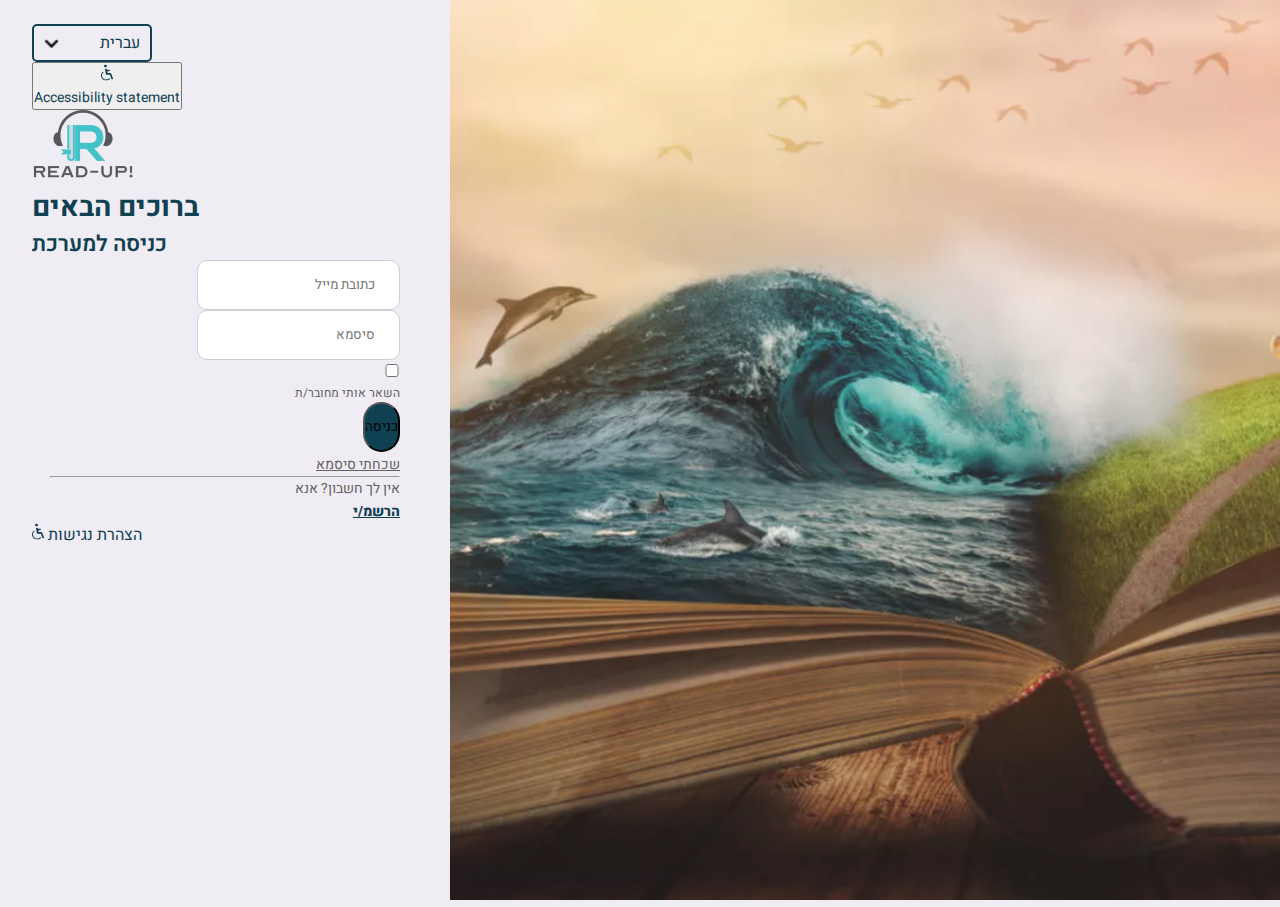
<file: index.html>
<!DOCTYPE html>
<html lang="he">
  <head>
    <meta charset="UTF-8" />
    <meta http-equiv="X-UA-Compatible" content="IE=edge" />
    <meta name="viewport" content="width=device-width, initial-scale=1.0" />
    <link
      rel="shortcut icon"
      href="./assets/images/logo.png"
      type="image/x-icon"
    />
    <!-- CSS -->
    <!-- CSS only -->
    <link
      href="https://cdn.jsdelivr.net/npm/bootstrap@5.2.3/dist/css/bootstrap.min.css"
      rel="stylesheet"
      integrity="sha384-rbsA2VBKQhggwzxH7pPCaAqO46MgnOM80zW1RWuH61DGLwZJEdK2Kadq2F9CUG65"
      crossorigin="anonymous"
    />
    <link rel="stylesheet" href="./assets/styles/login/login.css" />
    <!-- CSS -->
    <title>Login - Herbrew</title>
  </head>
  <body>
    <div class="login_container">
      <div class="form_container d-flex flex-column justify-content-between">
        <div>
          <div class="d-flex justify-content-between">
            <div>
              <!-- LANGUAGE CHANGER -->
              <details class="custom-select">
                <summary class="radios rtl">
                  <input
                    type="radio"
                    name="item"
                    id="default"
                    title="עברית"
                    checked
                  />
                  <input type="radio" name="item" id="עברית" title="עברית" />
                  <input
                    type="radio"
                    name="item"
                    id="English"
                    title="English"
                  />
                </summary>
                <ul class="list">
                  <li>
                    <label
                      class="d-flex align-items-center justify-content-between w-100 rtl"
                      for="עברית"
                    >
                      <a
                        class="text-decoration-none text-white d-flex align-items-center justify-content-between w-100"
                        href="index.html"
                      >
                        עברית
                      </a>
                    </label>
                  </li>
                  <li>
                    <label
                      class="d-flex align-items-center justify-content-between w-100"
                      for="English"
                    >
                      <a
                        class="text-decoration-none text-white d-flex align-items-center justify-content-between w-100"
                        href="index.en.html"
                      >
                        English
                      </a>
                    </label>
                  </li>
                </ul>
              </details>
              <!-- LANGUAGE CHANGER -->
            </div>

            <button
              class="d-flex align-items-center bg-transparent border-0 gap-2"
            >
              <img src="./assets/icons/accessibility.svg" />
              <p class="mb-0 color1 text-decoration-underline f14">
                Accessibility statement
              </p>
            </button>
          </div>

          <div class="d-flex justify-content-center mt-5">
            <img src="./assets/images/logo.png" />
          </div>

          <h2 class="text-center mt-5 mb-0 f28 fw700 color1">ברוכים הבאים</h2>
          <p class="text-center fw600 color1 f22">כניסה למערכת</p>

          <div class="login_form_inputs mt-5">
            <div class="container-fluid">
              <div class="row gy-2 rtl">
                <div class="col-12">
                  <input
                    class="w-100 rtl"
                    type="text"
                    name=""
                    placeholder="כתובת מייל"
                  />
                </div>
                <div class="col-12">
                  <input
                    class="w-100 rtl"
                    type="text"
                    name=""
                    placeholder="סיסמא"
                  />
                </div>

                <div class="col-6 d-flex align-items-center gap-1 mt-4">
                  <input type="checkbox" name="" />
                  <p class="mb-0 f12 color11 pt-1">השאר אותי מחובר/ת</p>
                </div>
                <div class="col-6 mt-4">
                  <button class="w-100 bg_color1 text-white border-0">
                    כניסה
                  </button>
                </div>
                <div class="col-6"></div>
                <div class="col-6">
                  <div class="text-center mt-1">
                    <a class="color11 f14" href="">שכחתי סיסמא</a>
                  </div>
                </div>

                <div class="col-12 mt-5">
                  <hr />

                  <div class="d-flex gap-1 justify-content-center">
                    <p class="color11 mb-0 f14">אין לך חשבון? אנא</p>
                    <a class="color1 fw800 f14" href="">הרשמ/י</a>
                  </div>
                </div>
              </div>
            </div>
          </div>
        </div>

        <p
          class="text-decoration-underline d-flex justify-content-center gap-2 color1"
        >
          <img src="./assets/icons/accessibility.svg" alt="" />
          הצהרת נגישות
        </p>
      </div>
      <div class="image_container d-none d-sm-block">
        <img src="./assets/images/login.png" />
      </div>
    </div>

    <!-- SCRIPT -->
    <!-- JavaScript Bundle with Popper -->
    <script
      src="https://cdn.jsdelivr.net/npm/bootstrap@5.2.3/dist/js/bootstrap.bundle.min.js"
      integrity="sha384-kenU1KFdBIe4zVF0s0G1M5b4hcpxyD9F7jL+jjXkk+Q2h455rYXK/7HAuoJl+0I4"
      crossorigin="anonymous"
    ></script>
    <script src="./assets/js/index.js"></script>
  </body>
</html>
</file>
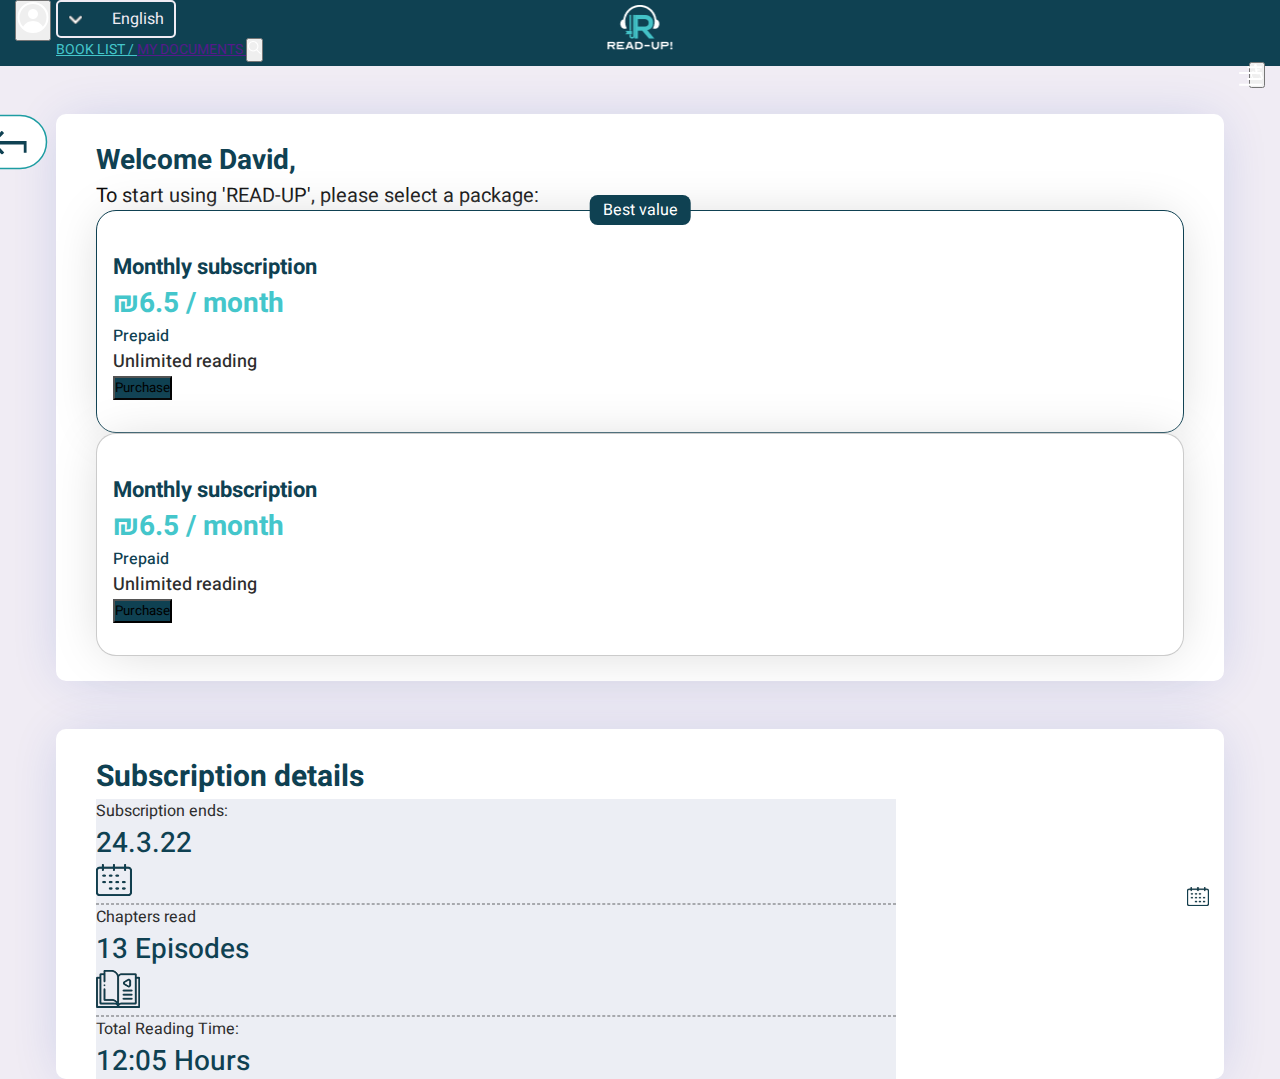
<file: account.en.html>
<!DOCTYPE html>
<html lang="en-US">
  <head>
    <meta charset="UTF-8" />
    <meta http-equiv="X-UA-Compatible" content="IE=edge" />
    <meta name="viewport" content="width=device-width, initial-scale=1.0" />
    <link
      rel="shortcut icon"
      href="./assets/images/logo.png"
      type="image/x-icon"
    />
    <!-- CSS -->
    <!-- CSS only -->
    <link
      href="https://cdn.jsdelivr.net/npm/bootstrap@5.2.3/dist/css/bootstrap.min.css"
      rel="stylesheet"
      integrity="sha384-rbsA2VBKQhggwzxH7pPCaAqO46MgnOM80zW1RWuH61DGLwZJEdK2Kadq2F9CUG65"
      crossorigin="anonymous"
    />
    <link rel="stylesheet" href="./assets/styles/account/account.css" />
    <!-- CSS -->
    <title>Account - English</title>
  </head>

  <body>
    <!-- HEADER START -->
    <div class="header_container">
      <div
        class="container-fluid h-100 d-flex justify-content-between align-items-center px-4"
      >
        <button class="profile bg-transparent border-0">
          <img src="./assets/icons/avatar.svg" alt="" />
        </button>

        <div class="page_container">
          <div
            class="inner_header_container w-100 d-flex justify-content-between align-items-center"
          >
            <!-- LANGUAGE CHANGER -->
            <details class="custom-select light d-none d-lg-block">
              <summary class="radios rtl">
                <input
                  type="radio"
                  name="item"
                  id="default"
                  title="English"
                  checked
                />
                <input type="radio" name="item" id="עברית" title="עברית" />
                <input type="radio" name="item" id="English" title="English" />
              </summary>
              <ul class="list">
                <li>
                  <label
                    class="d-flex align-items-center justify-content-between w-100 rtl"
                    for="עברית"
                  >
                    <a
                      class="text-decoration-none text-white d-flex align-items-center justify-content-between w-100"
                      href="account.html"
                    >
                      עברית
                    </a>
                  </label>
                </li>
                <li>
                  <label
                    class="d-flex align-items-center justify-content-between w-100"
                    for="English"
                  >
                    <a
                      class="text-decoration-none text-white d-flex align-items-center justify-content-between w-100"
                      href="account.en.html"
                    >
                      English
                    </a>
                  </label>
                </li>
              </ul>
            </details>
            <!-- LANGUAGE CHANGER -->

            <div class="logo">
              <img src="./assets/images/logo-light.png" alt="" />
            </div>

            <p class="mb-0 text-white f14 d-none d-lg-block">
              <a href="" class="text-decoration-none color10"> BOOK LIST / </a>
              <a href="" class="text-white text-decoration-none">
                MY DOCUMENTS
              </a>

              <button class="bg-transparent border-0">
                <img class="ms-1" src="./assets/icons/search.svg " alt="" />
              </button>
            </p>
          </div>
        </div>

        <button class="access bg-transparent border-0 d-none d-lg-block">
          <img src="./assets/icons/accessibility-light.svg" alt="" />
        </button>

        <div
          onclick="sidebar('hamburger')"
          id="hamburger"
          class="access bg-transparent border-0 d-block d-lg-none"
        >
          <img src="./assets/icons/hamburger.svg" alt="" />
        </div>
      </div>
    </div>
    <!-- HEADER END -->

    <!-- SIDEBAR START -->
    <div style="top: -100%" class="sidebar_container px-2">
      <div
        class="container-fluid d-flex align-items-center h-100 justify-content-between"
      >
        <!-- LANGUAGE CHANGER -->
        <details class="custom-select light">
          <summary class="radios rtl">
            <input
              type="radio"
              name="item-2"
              id="default"
              title="English"
              checked
            />
            <input type="radio" name="item-2" id="עברית-2" title="עברית" />
            <input type="radio" name="item-2" id="English-2" title="English" />
          </summary>
          <ul class="list">
            <li>
              <label
                class="d-flex align-items-center justify-content-between w-100 rtl"
                for="עברית-2"
              >
                <a
                  class="text-decoration-none text-white d-flex align-items-center justify-content-between w-100"
                  href="account.html"
                >
                  עברית
                </a>
              </label>
            </li>
            <li>
              <label
                class="d-flex align-items-center justify-content-between w-100"
                for="English-2"
              >
                <a
                  class="text-decoration-none text-white d-flex align-items-center justify-content-between w-100"
                  href="account.en.html"
                >
                  English
                </a>
              </label>
            </li>
          </ul>
        </details>
        <!-- LANGUAGE CHANGER -->

        <p class="mb-0 text-white f14">
          <a href="" class="text-decoration-none color10"> BOOK LIST / </a>
          <a href="" class="text-white text-decoration-none"> MY DOCUMENTS </a>

          <button class="bg-transparent border-0">
            <img class="ms-1" src="./assets/icons/search.svg " alt="" />
          </button>
        </p>

        <button class="access bg-transparent border-0">
          <img src="./assets/icons/accessibility-light.svg" alt="" />
        </button>
      </div>
    </div>
    <!-- SIDEBAR END -->

    <!-- SEARCH START -->
    <div onclick="sidebar('')" class="page_container">
      <div class="container-fluid">
        <div class="search_container row gy-5 gy-lg-0">
          <img
            class="d-none d-lg-block back pointer"
            src="./assets/icons/back.svg"
            alt=""
          />

          <div class="col-12 col-lg-6 mt-0">
            <div class="w-100 d-flex flex-column">
              <div class="d-flex flex-column gap-2">
                <h1 class="color1 f28 mb-0 fw700">Welcome David,</h1>
                <p class="f20 mb-0 fw400">
                  To start using 'READ-UP', please select a package:
                </p>
              </div>
            </div>
          </div>
          <div class="col-9 col-lg-6 mx-auto">
            <div class="row gy-4">
              <div class="col-sm-6">
                <div class="pay_card bs">
                  <p class="bs_val">Best value</p>

                  <div
                    class="d-flex flex-column justify-content-between align-items-center"
                  >
                    <div
                      class="d-flex flex-column justify-content-between align-items-center"
                    >
                      <h4 class="f22 color1 fw700">Monthly subscription</h4>
                      <h1 class="f28 mt-4 mb-0 color10">₪6.5 / month</h1>
                      <p class="fw500 color1">Prepaid</p>
                    </div>

                    <div
                      class="d-flex flex-column justify-content-between align-items-center mt-4"
                    >
                      <p class="f18 color5 fw500">Unlimited reading</p>
                      <button
                        class="w-100 bg_color1 py-2 rounded-pill text-white"
                      >
                        Purchase
                      </button>
                    </div>
                  </div>
                </div>
              </div>
              <div class="col-sm-6">
                <div class="pay_card">
                  <div
                    class="d-flex flex-column justify-content-between align-items-center"
                  >
                    <div
                      class="d-flex flex-column justify-content-between align-items-center"
                    >
                      <h4 class="f22 color1 fw700">Monthly subscription</h4>
                      <h1 class="f28 mt-4 mb-0 color10">₪6.5 / month</h1>
                      <p class="fw500 color1">Prepaid</p>
                    </div>

                    <div
                      class="d-flex flex-column justify-content-between align-items-center mt-4"
                    >
                      <p class="f18 color5 fw500">Unlimited reading</p>
                      <button
                        class="w-100 bg_color1 py-2 rounded-pill text-white"
                      >
                        Purchase
                      </button>
                    </div>
                  </div>
                </div>
              </div>
            </div>
          </div>
        </div>
      </div>
    </div>
    <!-- SEARCH END -->

    <!-- SUBSCRIPTION END -->
    <div onclick="sidebar('')" class="page_container pb-4 pb-md-0">
      <div class="search_container subscription_container py-4">
        <h1 class="color1 fw700 f30">Subscription details</h1>

        <div class="cal_details mt-4">
          <div
            class="inner_cal_details d-flex flex-column flex-md-row justify-content-between px-4 py-3 rounded-1"
          >
            <div class="d-flex align-items-center pb-2 pb-md-0">
              <div>
                <p class="color5 mb-0">Subscription ends:</p>
                <h5 class="mb-0 color1 fw500 f28">24.3.22</h5>
              </div>
              <div class="ms-5">
                <img src="./assets/icons/cal.svg" alt="" />
              </div>
            </div>
            <div class="line_ver"></div>
            <div class="d-flex align-items-center pt-2 pt-md-0 pb-2 pb-md-0">
              <div>
                <p class="mb-0 color5">Chapters read</p>
                <h5 class="mb-0 color1 fw500 f28">13 Episodes</h5>
              </div>
              <div class="ms-5">
                <img src="./assets/icons/book.svg" alt="" />
              </div>
            </div>
            <div class="line_ver"></div>
            <div class="d-flex align-items-center pt-2 pt-md-0">
              <div>
                <p class="mb-0 color5">Total Reading Time:</p>
                <h5 class="mb-0 color1 fw500 f28">12:05 Hours</h5>
              </div>
              <div class="ms-5">
                <img src="./assets/icons/timer.svg" alt="" />
              </div>
            </div>
          </div>

          <div class="form_sec row mt-5">
            <div class="col-12 col-sm-6">
              <p class="mb-2 color1 fw700 heebo f22">
                Editing your account information:
              </p>
              <input class="w-100" type="text" placeholder="First Name" />
              <input class="mt-3 w-100" type="text" placeholder="Surname" />
              <input class="mt-3 w-100" type="text" placeholder="E-mail" />
              <input class="mt-3 w-100" type="text" placeholder="Tel" />
              <div class="selectdiv">
                <select class="mt-3 w-100">
                  <option value="Gender">Gender</option>
                  <option value="Male">Male</option>
                  <option value="Female">Female</option>
                </select>
              </div>
              <div class="selectdiv">
                <select class="mt-3 w-100">
                  <option value="Gender">Country</option>
                  <option value="Male">USA</option>
                  <option value="Female">China</option>
                </select>
              </div>
              <input class="mt-3 w-100" type="text" placeholder="Address" />
              <div class="selectdiv">
                <select class="mt-3 w-100">
                  <option value="Gender">Town</option>
                  <option value="Male">Jerusalem</option>
                  <option value="Female">New York</option>
                </select>
              </div>
              <input
                class="mt-3 w-100"
                type="text"
                placeholder="Postral code"
              />

              <div class="date_cal position-relative">
                <input
                  class="mt-3 w-100"
                  type="date"
                  placeholder="Birth date"
                />
                <div class="abs_icon">
                  <img src="./assets/icons/cal.svg" alt="" />
                </div>
              </div>
            </div>
            <div class="col-12 col-sm-6 mt-5 mt-sm-0">
              <div class="d-flex flex-column justify-content-between h-100">
                <div>
                  <p class="mb-2 color1 fw700 heebo f22">Change password:</p>
                  <input class="w-100" type="text" placeholder="New password" />
                  <input
                    class="mt-3 w-100"
                    type="text"
                    placeholder="New password (again)"
                  />
                </div>
              </div>
            </div>
          </div>
        </div>
        <div class="save_btn text-end">
          <button class="bg_color1 px-5 py-2 rounded-pill border-0 text-white">
            Save
          </button>
        </div>
      </div>
    </div>
    <!-- SUBSCRIPTION END -->

    <!-- SCRIPT -->
    <!-- JavaScript Bundle with Popper -->
    <script
      src="https://cdn.jsdelivr.net/npm/bootstrap@5.2.3/dist/js/bootstrap.bundle.min.js"
      integrity="sha384-kenU1KFdBIe4zVF0s0G1M5b4hcpxyD9F7jL+jjXkk+Q2h455rYXK/7HAuoJl+0I4"
      crossorigin="anonymous"
    ></script>
    <script src="./assets/js/index.js"></script>
  </body>
</html>
</file>
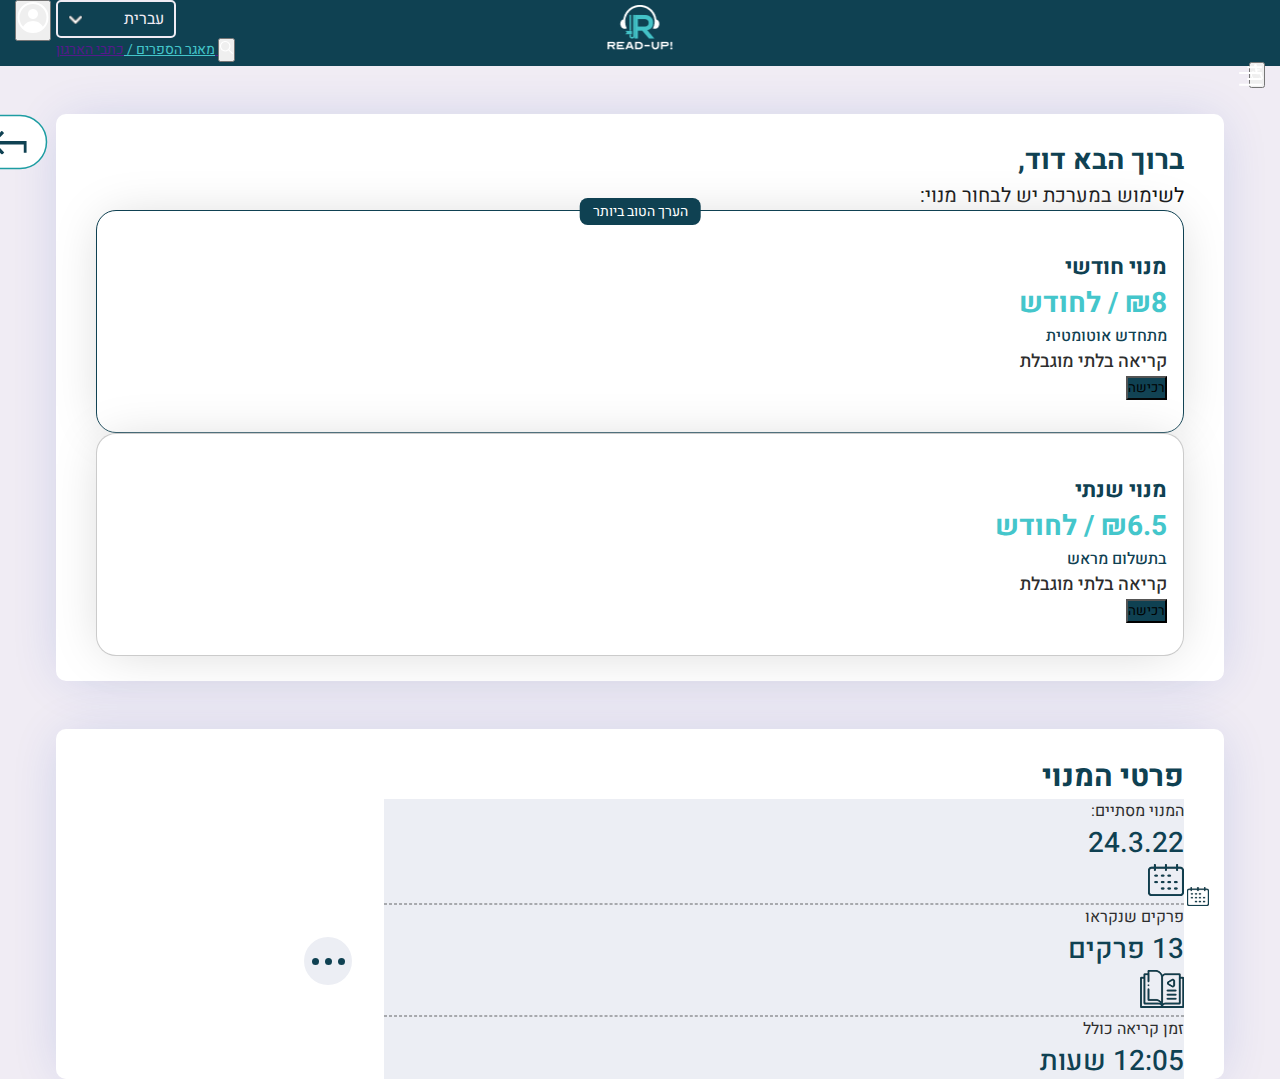
<file: account.html>
<!DOCTYPE html>
<html lang="he">
  <head>
    <meta charset="UTF-8" />
    <meta http-equiv="X-UA-Compatible" content="IE=edge" />
    <meta name="viewport" content="width=device-width, initial-scale=1.0" />
    <link
      rel="shortcut icon"
      href="./assets/images/logo.png"
      type="image/x-icon"
    />
    <!-- CSS -->
    <!-- CSS only -->
    <link
      href="https://cdn.jsdelivr.net/npm/bootstrap@5.2.3/dist/css/bootstrap.min.css"
      rel="stylesheet"
      integrity="sha384-rbsA2VBKQhggwzxH7pPCaAqO46MgnOM80zW1RWuH61DGLwZJEdK2Kadq2F9CUG65"
      crossorigin="anonymous"
    />
    <link rel="stylesheet" href="./assets/styles/account/account.css" />
    <!-- CSS -->
    <title>Account - Herbrew</title>
  </head>
  <body>
    <!-- HEADER START -->
    <div class="header_container">
      <div
        class="container-fluid h-100 d-flex justify-content-between align-items-center px-4"
      >
        <button class="profile bg-transparent border-0">
          <img src="./assets/icons/avatar.svg" alt="" />
        </button>

        <div class="page_container">
          <div
            class="inner_header_container w-100 d-flex justify-content-between align-items-center"
          >
            <!-- LANGUAGE CHANGER -->
            <details class="custom-select light d-none d-lg-block">
              <summary class="radios rtl">
                <input
                  type="radio"
                  name="item"
                  id="default"
                  title="עברית"
                  checked
                />
                <input type="radio" name="item" id="עברית" title="עברית" />
                <input type="radio" name="item" id="English" title="English" />
              </summary>
              <ul class="list">
                <li>
                  <label
                    class="d-flex align-items-center justify-content-between w-100 rtl"
                    for="עברית"
                  >
                    <a
                      class="text-decoration-none text-white d-flex align-items-center justify-content-between w-100"
                      href="account.html"
                    >
                      עברית
                    </a>
                  </label>
                </li>
                <li>
                  <label
                    class="d-flex align-items-center justify-content-between w-100"
                    for="English"
                  >
                    <a
                      class="text-decoration-none text-white d-flex align-items-center justify-content-between w-100"
                      href="account.en.html"
                    >
                      English
                    </a>
                  </label>
                </li>
              </ul>
            </details>
            <!-- LANGUAGE CHANGER -->

            <div class="logo">
              <img src="./assets/images/logo-light.png" alt="" />
            </div>

            <p class="mb-0 text-white f14 d-none d-lg-block">
              <a href="" class="text-decoration-none color10">
                מאגר הספרים /
              </a>
              <a href="" class="text-white text-decoration-none">
                כתבי הארגון
              </a>

              <button class="bg-transparent border-0">
                <img class="ms-1" src="./assets/icons/search.svg " alt="" />
              </button>
            </p>
          </div>
        </div>

        <button class="access bg-transparent border-0 d-none d-lg-block">
          <img src="./assets/icons/accessibility-light.svg" alt="" />
        </button>

        <div
          onclick="sidebar('hamburger')"
          id="hamburger"
          class="access bg-transparent border-0 d-block d-lg-none"
        >
          <img src="./assets/icons/hamburger.svg" alt="" />
        </div>
      </div>
    </div>
    <!-- HEADER END -->

    <!-- SIDEBAR START -->
    <div style="top: -100%" class="sidebar_container px-2">
      <div
        class="container-fluid d-flex align-items-center h-100 justify-content-between"
      >
        <!-- LANGUAGE CHANGER -->
        <details class="custom-select light">
          <summary class="radios rtl">
            <input
              type="radio"
              name="item-2"
              id="default"
              title="עברית"
              checked
            />
            <input type="radio" name="item-2" id="עברית-2" title="עברית" />
            <input type="radio" name="item-2" id="English-2" title="English" />
          </summary>
          <ul class="list">
            <li>
              <label
                class="d-flex align-items-center justify-content-between w-100 rtl"
                for="עברית-2"
              >
                <a
                  class="text-decoration-none text-white d-flex align-items-center justify-content-between w-100"
                  href="account.html"
                >
                  עברית
                </a>
              </label>
            </li>
            <li>
              <label
                class="d-flex align-items-center justify-content-between w-100"
                for="English-2"
              >
                <a
                  class="text-decoration-none text-white d-flex align-items-center justify-content-between w-100"
                  href="account.en.html"
                >
                  English
                </a>
              </label>
            </li>
          </ul>
        </details>
        <!-- LANGUAGE CHANGER -->

        <p class="mb-0 text-white f14">
          <a href="" class="text-decoration-none color10"> מאגר הספרים / </a>
          <a href="" class="text-white text-decoration-none"> כתבי הארגון </a>

          <button class="bg-transparent border-0">
            <img class="ms-1" src="./assets/icons/search.svg " alt="" />
          </button>
        </p>

        <button class="access bg-transparent border-0">
          <img src="./assets/icons/accessibility-light.svg" alt="" />
        </button>
      </div>
    </div>
    <!-- SIDEBAR END -->

    <!-- SEARCH START -->
    <div onclick="sidebar('')" class="page_container">
      <div class="container-fluid">
        <div class="search_container row gy-5 gy-lg-0 rtl">
          <img
            class="d-none d-lg-block back pointer"
            src="./assets/icons/back.svg"
            alt=""
          />

          <div class="col-12 col-lg-6 mt-0">
            <div class="w-100 d-flex flex-column">
              <div class="d-flex flex-column gap-2">
                <h1 class="color1 f28 mb-0 fw700">ברוך הבא דוד,</h1>
                <p class="f20 mb-0 fw400">לשימוש במערכת יש לבחור מנוי:</p>
              </div>
            </div>
          </div>
          <div class="col-9 col-lg-6 mx-auto">
            <div class="row gy-4">
              <div class="col-sm-6">
                <div class="pay_card bs">
                  <p class="bs_val f14 rtl">הערך הטוב ביותר</p>

                  <div
                    class="d-flex flex-column justify-content-between align-items-center"
                  >
                    <div
                      class="d-flex flex-column justify-content-between align-items-center"
                    >
                      <h4 class="f22 color1 fw700">מנוי חודשי</h4>
                      <h1 class="f28 mt-4 mb-0 color10">₪8 / לחודש</h1>
                      <p class="fw500 color1">מתחדש אוטומטית</p>
                    </div>

                    <div
                      class="d-flex flex-column justify-content-between align-items-center mt-4"
                    >
                      <p class="f18 color5 fw500">קריאה בלתי מוגבלת</p>
                      <button
                        class="w-100 bg_color1 py-2 rounded-pill text-white"
                      >
                        רכישה
                      </button>
                    </div>
                  </div>
                </div>
              </div>
              <div class="col-sm-6">
                <div class="pay_card">
                  <div
                    class="d-flex flex-column justify-content-between align-items-center"
                  >
                    <div
                      class="d-flex flex-column justify-content-between align-items-center"
                    >
                      <h4 class="f22 color1 fw700">מנוי שנתי</h4>
                      <h1 class="f28 mt-4 mb-0 color10">₪6.5 / לחודש</h1>
                      <p class="fw500 color1">בתשלום מראש</p>
                    </div>

                    <div
                      class="d-flex flex-column justify-content-between align-items-center mt-4"
                    >
                      <p class="f18 color5 fw500">קריאה בלתי מוגבלת</p>
                      <button
                        class="w-100 bg_color1 py-2 rounded-pill text-white"
                      >
                        רכישה
                      </button>
                    </div>
                  </div>
                </div>
              </div>
            </div>
          </div>
        </div>
      </div>
    </div>
    <!-- SEARCH END -->

    <!-- SUBSCRIPTION END -->
    <div onclick="sidebar('')" class="page_container pb-4 pb-md-0 rtl">
      <div class="search_container subscription_container py-4">
        <h1 class="color1 fw700 f30">פרטי המנוי</h1>

        <div class="cal_details mt-4">
          <div
            class="inner_cal_details d-flex flex-column flex-md-row justify-content-between px-4 py-3 rounded-1"
          >
            <img
              class="drop_down d-none d-lg-block"
              src="./assets/icons/dropdown.svg"
              alt=""
            />

            <div class="d-flex align-items-center pb-2 pb-md-0">
              <div>
                <p class="color5 mb-0">המנוי מסתיים:</p>
                <h5 class="mb-0 color1 fw500 f28">24.3.22</h5>
              </div>
              <div class="me-5">
                <img src="./assets/icons/cal.svg" alt="" />
              </div>
            </div>
            <div class="line_ver"></div>
            <div class="d-flex align-items-center pt-2 pt-md-0 pb-2 pb-md-0">
              <div>
                <p class="mb-0 color5">פרקים שנקראו</p>
                <h5 class="mb-0 color1 fw500 f28">13 פרקים</h5>
              </div>
              <div class="me-5">
                <img src="./assets/icons/book.svg" alt="" />
              </div>
            </div>
            <div class="line_ver"></div>
            <div class="d-flex align-items-center pt-2 pt-md-0">
              <div>
                <p class="mb-0 color5">זמן קריאה כולל</p>
                <h5 class="mb-0 color1 fw500 f28">12:05 שעות</h5>
              </div>
              <div class="me-5">
                <img src="./assets/icons/timer.svg" alt="" />
              </div>
            </div>
          </div>

          <div class="form_sec row mt-5">
            <div class="col-12 col-sm-6">
              <p class="mb-2 color1 fw700 heebo f22">עריכת פרטי החשבון שלך:</p>
              <input class="w-100" type="text" placeholder="שם פרטי" />
              <input class="mt-3 w-100" type="text" placeholder="שם משפחה" />
              <input class="mt-3 w-100" type="text" placeholder="כתובת מייל" />
              <input class="mt-3 w-100" type="text" placeholder="מספר טלפון" />
              <div class="selectdiv rtl">
                <select class="mt-3 w-100">
                  <option value="מין">מין</option>
                  <option value="Male">Male</option>
                  <option value="Female">Female</option>
                </select>
              </div>
              <div class="selectdiv rtl">
                <select class="mt-3 w-100">
                  <option value="ארץ">ארץ</option>
                  <option value="Male">USA</option>
                  <option value="Female">China</option>
                </select>
              </div>
              <input class="mt-3 w-100" type="text" placeholder="כתובת" />
              <div class="selectdiv rtl">
                <select class="mt-3 w-100">
                  <option value="עיר">עיר</option>
                  <option value="Male">Jerusalem</option>
                  <option value="Female">New York</option>
                </select>
              </div>
              <input class="mt-3 w-100" type="text" placeholder="מיקוד" />

              <div class="date_cal position-relative">
                <input
                  class="mt-3 w-100"
                  type="date"
                  placeholder="תאריך לידה"
                  value="תאריך לידה"
                />
                <div class="abs_icon">
                  <img src="./assets/icons/cal.svg" alt="" />
                </div>
              </div>
            </div>
            <div class="col-12 col-sm-6 mt-5 mt-sm-0">
              <div class="d-flex flex-column justify-content-between h-100">
                <div>
                  <p class="mb-2 color1 fw700 heebo f22">שינוי סיסמא:</p>
                  <input class="w-100" type="text" placeholder="סיסמא חדשה" />
                  <input
                    class="mt-3 w-100"
                    type="text"
                    placeholder="סיסמא חדשה (שוב)"
                  />
                </div>
              </div>
            </div>
          </div>
        </div>
        <div class="save_btn text-start">
          <button class="bg_color1 px-5 py-2 rounded-pill border-0 text-white">
            שמירה
          </button>
        </div>
      </div>
    </div>
    <!-- SUBSCRIPTION END -->

    <!-- SCRIPT -->
    <!-- JavaScript Bundle with Popper -->
    <script
      src="https://cdn.jsdelivr.net/npm/bootstrap@5.2.3/dist/js/bootstrap.bundle.min.js"
      integrity="sha384-kenU1KFdBIe4zVF0s0G1M5b4hcpxyD9F7jL+jjXkk+Q2h455rYXK/7HAuoJl+0I4"
      crossorigin="anonymous"
    ></script>
    <script src="./assets/js/index.js"></script>
  </body>
</html>
</file>
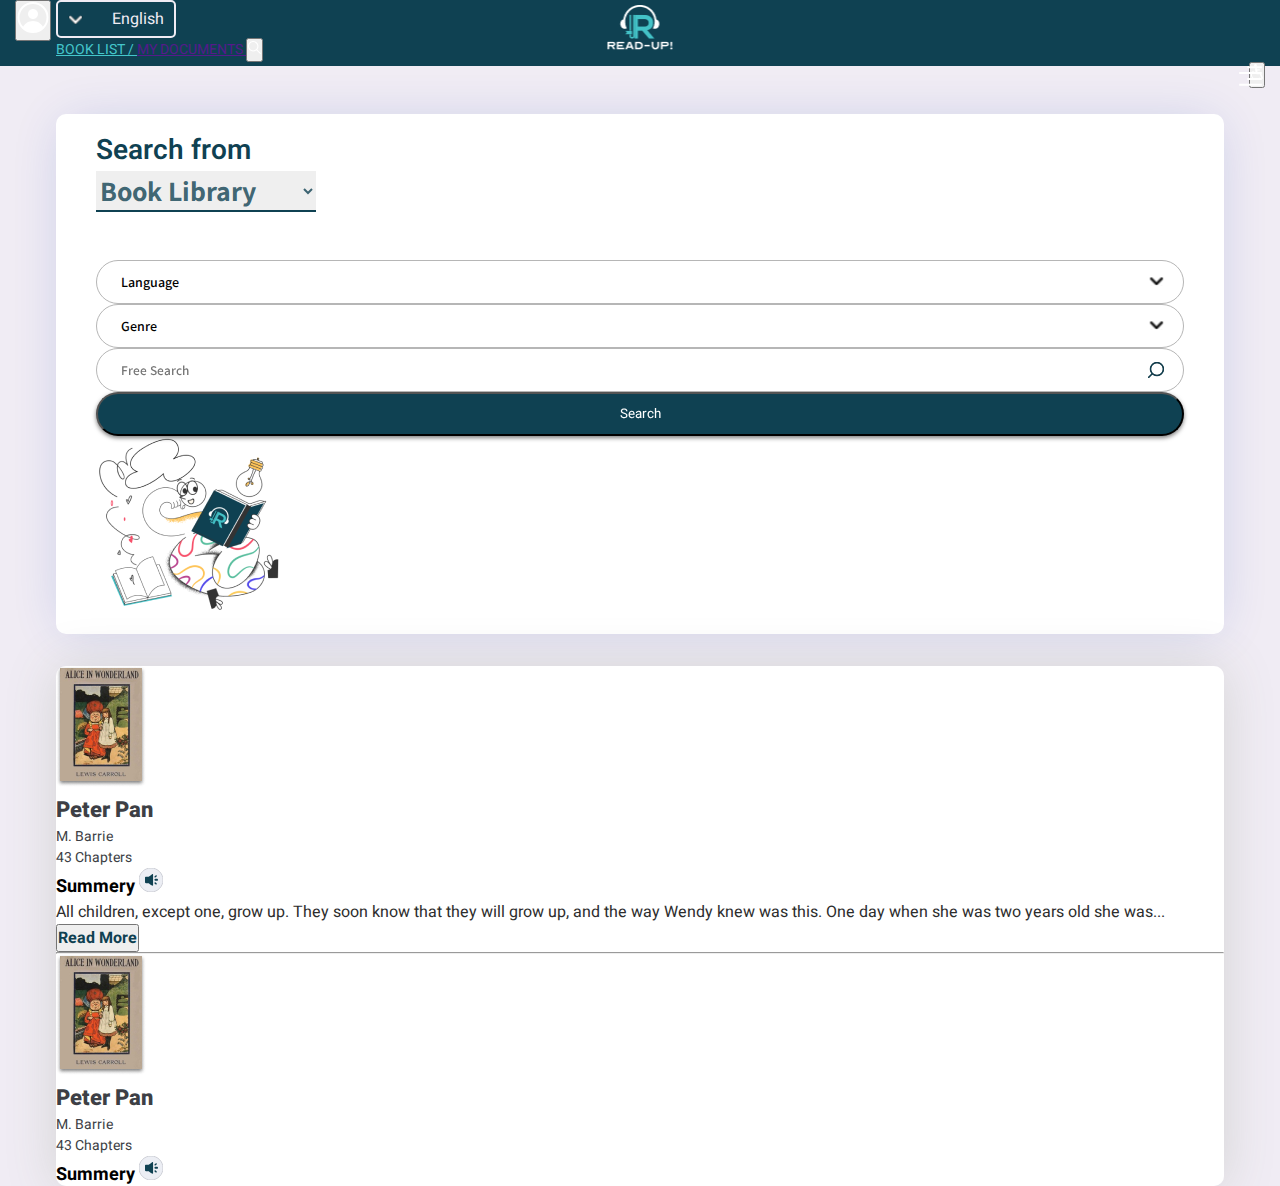
<file: book-library.en.html>
<!DOCTYPE html>
<html lang="en-US">
  <head>
    <meta charset="UTF-8" />
    <meta http-equiv="X-UA-Compatible" content="IE=edge" />
    <meta name="viewport" content="width=device-width, initial-scale=1.0" />
    <link
      rel="shortcut icon"
      href="./assets/images/logo.png"
      type="image/x-icon"
    />
    <!-- CSS -->
    <!-- CSS only -->
    <link
      href="https://cdn.jsdelivr.net/npm/bootstrap@5.2.3/dist/css/bootstrap.min.css"
      rel="stylesheet"
      integrity="sha384-rbsA2VBKQhggwzxH7pPCaAqO46MgnOM80zW1RWuH61DGLwZJEdK2Kadq2F9CUG65"
      crossorigin="anonymous"
    />
    <link
      rel="stylesheet"
      href="./assets/styles/book-library/book-library.css"
    />
    <!-- CSS -->
    <title>Book Library - English</title>
  </head>

  <body>
    <!-- HEADER START -->
    <div class="header_container">
      <div
        class="container-fluid h-100 d-flex justify-content-between align-items-center px-4"
      >
        <button class="profile bg-transparent border-0">
          <img src="./assets/icons/avatar.svg" alt="" />
        </button>

        <div class="page_container">
          <div
            class="inner_header_container w-100 d-flex justify-content-between align-items-center"
          >
            <!-- LANGUAGE CHANGER -->
            <details class="custom-select light d-none d-lg-block">
              <summary class="radios rtl">
                <input
                  type="radio"
                  name="item"
                  id="default"
                  title="English"
                  checked
                />
                <input type="radio" name="item" id="עברית" title="עברית" />
                <input type="radio" name="item" id="English" title="English" />
              </summary>
              <ul class="list">
                <li>
                  <label
                    class="d-flex align-items-center justify-content-between w-100 rtl"
                    for="עברית"
                  >
                    <a
                      class="text-decoration-none text-white d-flex align-items-center justify-content-between w-100"
                      href="book-library.html"
                    >
                      עברית
                    </a>
                  </label>
                </li>
                <li>
                  <label
                    class="d-flex align-items-center justify-content-between w-100"
                    for="English"
                  >
                    <a
                      class="text-decoration-none text-white d-flex align-items-center justify-content-between w-100"
                      href="book-library.en.html"
                    >
                      English
                    </a>
                  </label>
                </li>
              </ul>
            </details>
            <!-- LANGUAGE CHANGER -->

            <div class="logo">
              <img src="./assets/images/logo-light.png" alt="" />
            </div>

            <p class="mb-0 text-white f14 d-none d-lg-block">
              <a href="" class="text-decoration-none color10"> BOOK LIST / </a>
              <a href="" class="text-white text-decoration-none">
                MY DOCUMENTS
              </a>

              <button class="bg-transparent border-0">
                <img class="ms-1" src="./assets/icons/search.svg " alt="" />
              </button>
            </p>
          </div>
        </div>

        <button class="access bg-transparent border-0 d-none d-lg-block">
          <img src="./assets/icons/accessibility-light.svg" alt="" />
        </button>

        <div
          onclick="sidebar('hamburger')"
          id="hamburger"
          class="access bg-transparent border-0 d-block d-lg-none"
        >
          <img src="./assets/icons/hamburger.svg" alt="" />
        </div>
      </div>
    </div>
    <!-- HEADER END -->

    <!-- SIDEBAR START -->
    <div style="top: -100%" class="sidebar_container px-2">
      <div
        class="container-fluid d-flex align-items-center h-100 justify-content-between"
      >
        <!-- LANGUAGE CHANGER -->
        <details class="custom-select light">
          <summary class="radios rtl">
            <input
              type="radio"
              name="item-2"
              id="default"
              title="English"
              checked
            />
            <input type="radio" name="item-2" id="עברית-2" title="עברית" />
            <input type="radio" name="item-2" id="English-2" title="English" />
          </summary>
          <ul class="list">
            <li>
              <label
                class="d-flex align-items-center justify-content-between w-100 rtl"
                for="עברית-2"
              >
                <a
                  class="text-decoration-none text-white d-flex align-items-center justify-content-between w-100"
                  href="book-library.html"
                >
                  עברית
                </a>
              </label>
            </li>
            <li>
              <label
                class="d-flex align-items-center justify-content-between w-100"
                for="English-2"
              >
                <a
                  class="text-decoration-none text-white d-flex align-items-center justify-content-between w-100"
                  href="book-library.en.html"
                >
                  English
                </a>
              </label>
            </li>
          </ul>
        </details>
        <!-- LANGUAGE CHANGER -->

        <p class="mb-0 text-white f14">
          <a href="" class="text-decoration-none color10"> BOOK LIST / </a>
          <a href="" class="text-white text-decoration-none"> MY DOCUMENTS </a>

          <button class="bg-transparent border-0">
            <img class="ms-1" src="./assets/icons/search.svg " alt="" />
          </button>
        </p>

        <button class="access bg-transparent border-0">
          <img src="./assets/icons/accessibility-light.svg" alt="" />
        </button>
      </div>
    </div>
    <!-- SIDEBAR END -->

    <!-- SEARCH START -->
    <div onclick="sidebar('')" class="page_container">
      <div
        class="search_container d-flex justify-content-between align-items-center"
      >
        <div class="w-100 d-flex flex-column">
          <div class="d-flex flex-column flex-md-row gap-2 gap-md-4">
            <h1 class="color1 f28 mb-0 fw600">Search from</h1>

            <select name="" id="" class="book_library f28 fw700 assistant">
              <option class="assistant" value="Book Library">
                Book Library
              </option>
            </select>
          </div>
          <br />
          <br class="d-none d-md-block" />
          <div class="search_fields row align-items-center gy-3">
            <div class="col-6 col-lg-3">
              <div class="selectdiv">
                <select name="" id="">
                  <option value="Language">Language</option>
                </select>
              </div>
            </div>
            <div class="col-6 col-lg-3">
              <div class="selectdiv">
                <select name="" id="">
                  <option value="Genre">Genre</option>
                </select>
              </div>
            </div>
            <div class="col-12 col-lg-3">
              <div class="inp_container">
                <input type="text" name="" id="" placeholder="Free Search" />
                <img
                  class="pointer"
                  src="./assets/icons/search-dark.svg"
                  alt=""
                />
              </div>
            </div>
            <div class="col-6 col-lg-3 mx-auto">
              <button class="search_btn border-0">Search</button>
            </div>
          </div>
        </div>
        <div class="d-none d-md-block ps-5">
          <img src="./assets/images/search-pic.png" alt="" />
        </div>
      </div>
    </div>
    <!-- SEARCH END -->

    <!-- SEARCHED LIST START -->
    <div onclick="sidebar('')" class="page_container">
      <div class="searched_list_container">
        <div class="container-fluid">
          <div class="row">
            <div class="searched_card col-12 py-3 px-4 px-md-5">
              <div class="row gy-4">
                <div class="col px-0">
                  <img
                    class="w-100"
                    src="./assets/images/books/Bitmap-1.png"
                    alt=""
                  />
                </div>
                <div class="col-9 col-md-6 ps-4 ps-md-5">
                  <div
                    class="h-100 d-flex flex-column justify-content-between py-2"
                  >
                    <h1 class="mb-0 color6 f22 fw800">Peter Pan</h1>
                    <p class="mb-0 color6 f14">
                      M. Barrie
                      <br />
                      43 Chapters
                    </p>
                  </div>
                </div>
                <div class="col-12 col-md-5 align-self-center">
                  <h1 class="f18 fw700">
                    Summery
                    <img class="ms-1" src="./assets/icons/speaker.svg" alt="" />
                  </h1>
                  <p class="mb-0 color5 f16">
                    All children, except one, grow up. They soon know that they
                    will grow up, and the way Wendy knew was this. One day when
                    she was two years old she was...
                    <button
                      class="fw700 color1 text-decoration-underline border-0 bg-transparent ps-1 f16"
                    >
                      Read More
                    </button>
                  </p>
                </div>
              </div>
            </div>
            <hr class="mb-0" />
            <div class="searched_card col-12 py-3 px-4 px-md-5">
              <div class="row gy-4">
                <div class="col px-0">
                  <img
                    class="w-100"
                    src="./assets/images/books/Bitmap-1.png"
                    alt=""
                  />
                </div>
                <div class="col-9 col-md-6 ps-4 ps-md-5">
                  <div
                    class="h-100 d-flex flex-column justify-content-between py-2"
                  >
                    <h1 class="mb-0 color6 f22 fw800">Peter Pan</h1>
                    <p class="mb-0 color6 f14">
                      M. Barrie
                      <br />
                      43 Chapters
                    </p>
                  </div>
                </div>
                <div class="col-12 col-md-5 align-self-center">
                  <h1 class="f18 fw700">
                    Summery
                    <img class="ms-1" src="./assets/icons/speaker.svg" alt="" />
                  </h1>
                  <p class="mb-0 color5 f16">
                    All children, except one, grow up. They soon know that they
                    will grow up, and the way Wendy knew was this. One day when
                    she was two years old she was...
                    <button
                      class="fw700 color1 text-decoration-underline border-0 bg-transparent ps-1 f16"
                    >
                      Read More
                    </button>
                  </p>
                </div>
              </div>
            </div>
            <hr class="mb-0" />
            <div class="searched_card col-12 py-3 px-4 px-md-5">
              <div class="row gy-4">
                <div class="col px-0">
                  <img
                    class="w-100"
                    src="./assets/images/books/Bitmap-1.png"
                    alt=""
                  />
                </div>
                <div class="col-9 col-md-6 ps-4 ps-md-5">
                  <div
                    class="h-100 d-flex flex-column justify-content-between py-2"
                  >
                    <h1 class="mb-0 color6 f22 fw800">Peter Pan</h1>
                    <p class="mb-0 color6 f14">
                      M. Barrie
                      <br />
                      43 Chapters
                    </p>
                  </div>
                </div>
                <div class="col-12 col-md-5 align-self-center">
                  <h1 class="f18 fw700">
                    Summery
                    <img class="ms-1" src="./assets/icons/speaker.svg" alt="" />
                  </h1>
                  <p class="mb-0 color5 f16">
                    All children, except one, grow up. They soon know that they
                    will grow up, and the way Wendy knew was this. One day when
                    she was two years old she was...
                    <button
                      class="fw700 color1 text-decoration-underline border-0 bg-transparent ps-1 f16"
                    >
                      Read More
                    </button>
                  </p>
                </div>
              </div>
            </div>
            <hr class="mb-0" />
            <div class="searched_card col-12 py-3 px-4 px-md-5">
              <div class="row gy-4">
                <div class="col px-0">
                  <img
                    class="w-100"
                    src="./assets/images/books/Bitmap-1.png"
                    alt=""
                  />
                </div>
                <div class="col-9 col-md-6 ps-4 ps-md-5">
                  <div
                    class="h-100 d-flex flex-column justify-content-between py-2"
                  >
                    <h1 class="mb-0 color6 f22 fw800">Peter Pan</h1>
                    <p class="mb-0 color6 f14">
                      M. Barrie
                      <br />
                      43 Chapters
                    </p>
                  </div>
                </div>
                <div class="col-12 col-md-5 align-self-center">
                  <h1 class="f18 fw700">
                    Summery
                    <img class="ms-1" src="./assets/icons/speaker.svg" alt="" />
                  </h1>
                  <p class="mb-0 color5 f16">
                    All children, except one, grow up. They soon know that they
                    will grow up, and the way Wendy knew was this. One day when
                    she was two years old she was...
                    <button
                      class="fw700 color1 text-decoration-underline border-0 bg-transparent ps-1 f16"
                    >
                      Read More
                    </button>
                  </p>
                </div>
              </div>
            </div>
            <hr class="mb-0" />
            <div class="searched_card col-12 py-3 px-4 px-md-5">
              <div class="row gy-4">
                <div class="col px-0">
                  <img
                    class="w-100"
                    src="./assets/images/books/Bitmap-1.png"
                    alt=""
                  />
                </div>
                <div class="col-9 col-md-6 ps-4 ps-md-5">
                  <div
                    class="h-100 d-flex flex-column justify-content-between py-2"
                  >
                    <h1 class="mb-0 color6 f22 fw800">Peter Pan</h1>
                    <p class="mb-0 color6 f14">
                      M. Barrie
                      <br />
                      43 Chapters
                    </p>
                  </div>
                </div>
                <div class="col-12 col-md-5 align-self-center">
                  <h1 class="f18 fw700">
                    Summery
                    <img class="ms-1" src="./assets/icons/speaker.svg" alt="" />
                  </h1>
                  <p class="mb-0 color5 f16">
                    All children, except one, grow up. They soon know that they
                    will grow up, and the way Wendy knew was this. One day when
                    she was two years old she was...
                    <button
                      class="fw700 color1 text-decoration-underline border-0 bg-transparent ps-1 f16"
                    >
                      Read More
                    </button>
                  </p>
                </div>
              </div>
            </div>
            <hr class="mb-0" />
            <div class="searched_card col-12 py-3 px-4 px-md-5">
              <div class="row gy-4">
                <div class="col px-0">
                  <img
                    class="w-100"
                    src="./assets/images/books/Bitmap-1.png"
                    alt=""
                  />
                </div>
                <div class="col-9 col-md-6 ps-4 ps-md-5">
                  <div
                    class="h-100 d-flex flex-column justify-content-between py-2"
                  >
                    <h1 class="mb-0 color6 f22 fw800">Peter Pan</h1>
                    <p class="mb-0 color6 f14">
                      M. Barrie
                      <br />
                      43 Chapters
                    </p>
                  </div>
                </div>
                <div class="col-12 col-md-5 align-self-center">
                  <h1 class="f18 fw700">
                    Summery
                    <img class="ms-1" src="./assets/icons/speaker.svg" alt="" />
                  </h1>
                  <p class="mb-0 color5 f16">
                    All children, except one, grow up. They soon know that they
                    will grow up, and the way Wendy knew was this. One day when
                    she was two years old she was...
                    <button
                      class="fw700 color1 text-decoration-underline border-0 bg-transparent ps-1 f16"
                    >
                      Read More
                    </button>
                  </p>
                </div>
              </div>
            </div>
            <hr class="mb-0" />
          </div>
        </div>
      </div>
    </div>
    <!-- SEARCHED LIST END -->

    <!-- SCRIPT -->
    <!-- JavaScript Bundle with Popper -->
    <script
      src="https://cdn.jsdelivr.net/npm/bootstrap@5.2.3/dist/js/bootstrap.bundle.min.js"
      integrity="sha384-kenU1KFdBIe4zVF0s0G1M5b4hcpxyD9F7jL+jjXkk+Q2h455rYXK/7HAuoJl+0I4"
      crossorigin="anonymous"
    ></script>
    <script src="./assets/js/index.js"></script>
  </body>
</html>
</file>
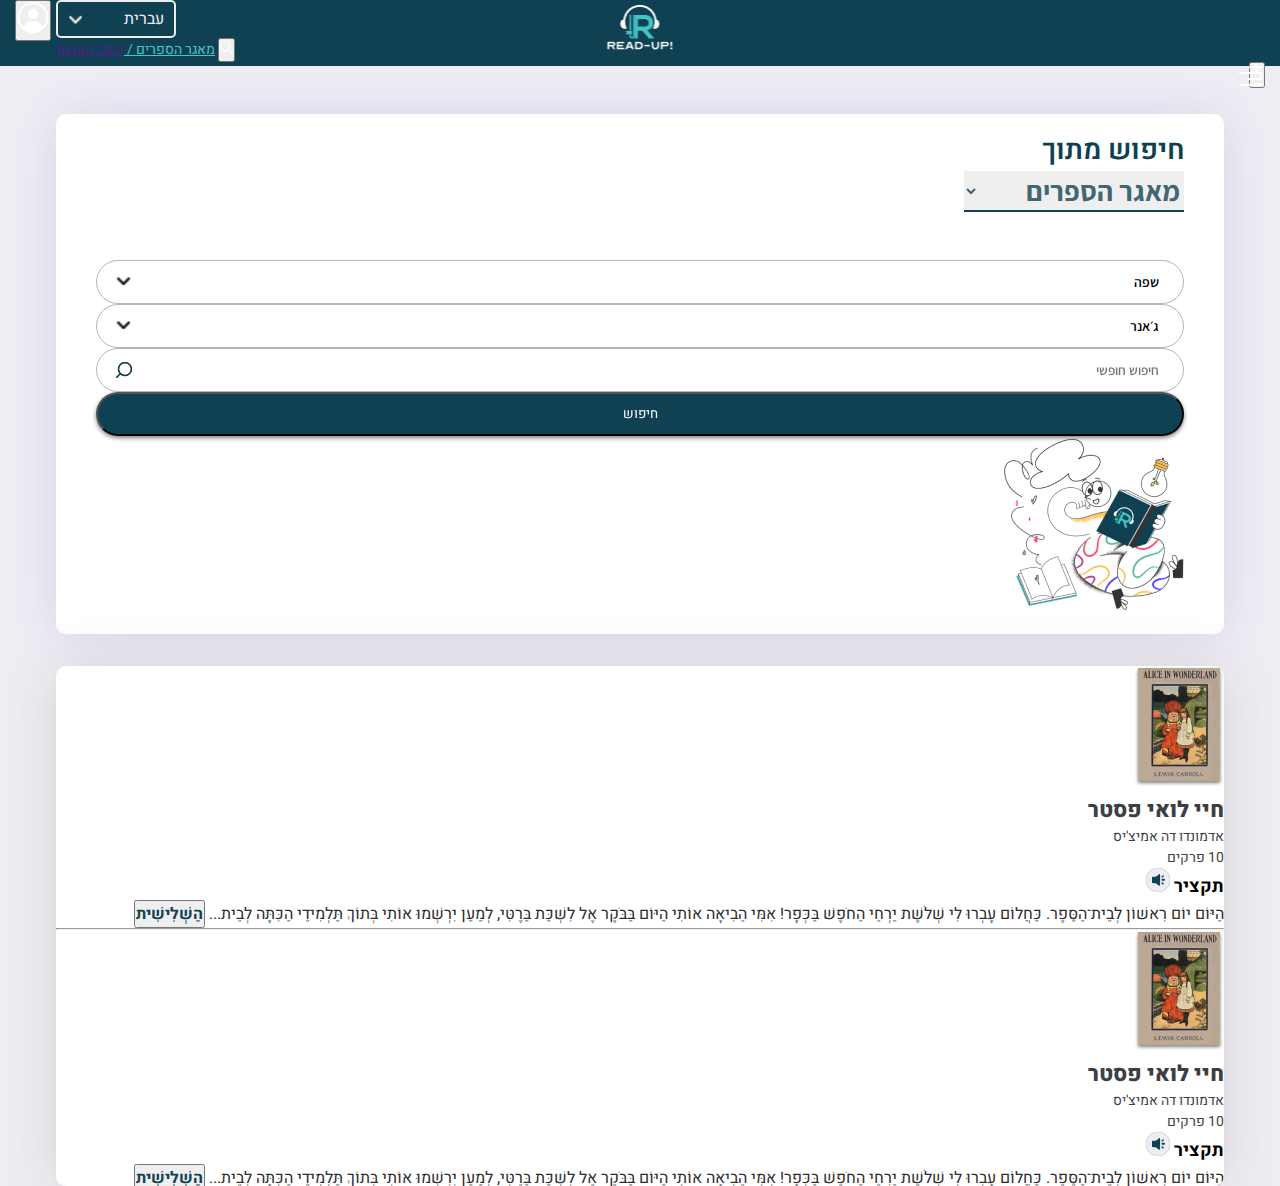
<file: book-library.html>
<!DOCTYPE html>
<html lang="he">
  <head>
    <meta charset="UTF-8" />
    <meta http-equiv="X-UA-Compatible" content="IE=edge" />
    <meta name="viewport" content="width=device-width, initial-scale=1.0" />
    <link
      rel="shortcut icon"
      href="./assets/images/logo.png"
      type="image/x-icon"
    />
    <!-- CSS -->
    <!-- CSS only -->
    <link
      href="https://cdn.jsdelivr.net/npm/bootstrap@5.2.3/dist/css/bootstrap.min.css"
      rel="stylesheet"
      integrity="sha384-rbsA2VBKQhggwzxH7pPCaAqO46MgnOM80zW1RWuH61DGLwZJEdK2Kadq2F9CUG65"
      crossorigin="anonymous"
    />
    <link
      rel="stylesheet"
      href="./assets/styles/book-library/book-library.css"
    />
    <!-- CSS -->
    <title>Book Library - Herbrew</title>
  </head>
  <body>
    <!-- HEADER START -->
    <div class="header_container">
      <div
        class="container-fluid h-100 d-flex justify-content-between align-items-center px-4"
      >
        <button class="profile bg-transparent border-0">
          <img src="./assets/icons/avatar.svg" alt="" />
        </button>

        <div class="page_container">
          <div
            class="inner_header_container w-100 d-flex justify-content-between align-items-center"
          >
            <!-- LANGUAGE CHANGER -->
            <details class="custom-select light d-none d-lg-block">
              <summary class="radios rtl">
                <input
                  type="radio"
                  name="item"
                  id="default"
                  title="עברית"
                  checked
                />
                <input type="radio" name="item" id="עברית" title="עברית" />
                <input type="radio" name="item" id="English" title="English" />
              </summary>
              <ul class="list">
                <li>
                  <label
                    class="d-flex align-items-center justify-content-between w-100 rtl"
                    for="עברית"
                  >
                    <a
                      class="text-decoration-none text-white d-flex align-items-center justify-content-between w-100"
                      href="book-library.html"
                    >
                      עברית
                    </a>
                  </label>
                </li>
                <li>
                  <label
                    class="d-flex align-items-center justify-content-between w-100"
                    for="English"
                  >
                    <a
                      class="text-decoration-none text-white d-flex align-items-center justify-content-between w-100"
                      href="book-library.en.html"
                    >
                      English
                    </a>
                  </label>
                </li>
              </ul>
            </details>
            <!-- LANGUAGE CHANGER -->

            <div class="logo">
              <img src="./assets/images/logo-light.png" alt="" />
            </div>

            <p class="mb-0 text-white f14 d-none d-lg-block">
              <a href="" class="text-decoration-none color10">
                מאגר הספרים /
              </a>
              <a href="" class="text-white text-decoration-none">
                כתבי הארגון
              </a>

              <button class="bg-transparent border-0">
                <img class="ms-1" src="./assets/icons/search.svg " alt="" />
              </button>
            </p>
          </div>
        </div>

        <button class="access bg-transparent border-0 d-none d-lg-block">
          <img src="./assets/icons/accessibility-light.svg" alt="" />
        </button>

        <div
          onclick="sidebar('hamburger')"
          id="hamburger"
          class="access bg-transparent border-0 d-block d-lg-none"
        >
          <img src="./assets/icons/hamburger.svg" alt="" />
        </div>
      </div>
    </div>
    <!-- HEADER END -->

    <!-- SIDEBAR START -->
    <div style="top: -100%" class="sidebar_container px-2">
      <div
        class="container-fluid d-flex align-items-center h-100 justify-content-between"
      >
        <!-- LANGUAGE CHANGER -->
        <details class="custom-select light">
          <summary class="radios rtl">
            <input
              type="radio"
              name="item-2"
              id="default"
              title="עברית"
              checked
            />
            <input type="radio" name="item-2" id="עברית-2" title="עברית" />
            <input type="radio" name="item-2" id="English-2" title="English" />
          </summary>
          <ul class="list">
            <li>
              <label
                class="d-flex align-items-center justify-content-between w-100 rtl"
                for="עברית-2"
              >
                <a
                  class="text-decoration-none text-white d-flex align-items-center justify-content-between w-100"
                  href="book-library.html"
                >
                  עברית
                </a>
              </label>
            </li>
            <li>
              <label
                class="d-flex align-items-center justify-content-between w-100"
                for="English-2"
              >
                <a
                  class="text-decoration-none text-white d-flex align-items-center justify-content-between w-100"
                  href="book-library.en.html"
                >
                  English
                </a>
              </label>
            </li>
          </ul>
        </details>
        <!-- LANGUAGE CHANGER -->

        <p class="mb-0 text-white f14">
          <a href="" class="text-decoration-none color10"> מאגר הספרים / </a>
          <a href="" class="text-white text-decoration-none"> כתבי הארגון </a>

          <button class="bg-transparent border-0">
            <img class="ms-1" src="./assets/icons/search.svg " alt="" />
          </button>
        </p>

        <button class="access bg-transparent border-0">
          <img src="./assets/icons/accessibility-light.svg" alt="" />
        </button>
      </div>
    </div>
    <!-- SIDEBAR END -->

    <!-- SEARCH START -->
    <div onclick="sidebar('')" class="page_container">
      <div
        class="search_container d-flex justify-content-between align-items-center rtl"
      >
        <div class="w-100 d-flex flex-column">
          <div class="d-flex flex-column flex-md-row gap-2 gap-md-4">
            <h1 class="color1 f28 mb-0 fw600">חיפוש מתוך</h1>

            <select name="" id="" class="book_library f28 fw700 assistant">
              <option class="assistant" value="מאגר הספרים">מאגר הספרים</option>
            </select>
          </div>
          <br />
          <br class="d-none d-md-block" />
          <div class="search_fields row align-items-center gy-3">
            <div class="col-6 col-lg-3">
              <div class="selectdiv rtl">
                <select name="" id="" class="rtl">
                  <option value="שפה">שפה</option>
                </select>
              </div>
            </div>
            <div class="col-6 col-lg-3">
              <div class="selectdiv rtl">
                <select name="" id="" class="rtl">
                  <option value="ג׳אנר">ג׳אנר</option>
                </select>
              </div>
            </div>
            <div class="col-12 col-lg-3">
              <div class="inp_container">
                <input
                  type="text"
                  name=""
                  id=""
                  placeholder="חיפוש חופשי"
                  class="rtl"
                />
                <img
                  class="pointer rtl"
                  src="./assets/icons/search-dark.svg"
                  alt=""
                />
              </div>
            </div>
            <div class="col-6 col-lg-3 mx-auto">
              <button class="search_btn border-0">חיפוש</button>
            </div>
          </div>
        </div>
        <div class="d-none d-md-block pe-5">
          <img src="./assets/images/search-pic.png" alt="" />
        </div>
      </div>
    </div>
    <!-- SEARCH END -->

    <!-- SEARCHED LIST START -->
    <div onclick="sidebar('')" class="page_container">
      <div class="searched_list_container">
        <div class="container-fluid rtl">
          <div class="row">
            <div class="searched_card col-12 py-3 px-4 px-md-5">
              <div class="row gy-4">
                <div class="col px-0">
                  <img
                    class="w-100"
                    src="./assets/images/books/Bitmap-1.png"
                    alt=""
                  />
                </div>
                <div class="col-9 col-md-6 pe-4 pe-md-5">
                  <div
                    class="h-100 d-flex flex-column justify-content-between py-2"
                  >
                    <h1 class="mb-0 color6 f22 fw800">חיי לואי פסטר</h1>
                    <p class="mb-0 color6 f14">
                      אדמונדו דה אמיצ'יס
                      <br />
                      10 פרקים
                    </p>
                  </div>
                </div>
                <div class="col-12 col-md-5 align-self-center">
                  <h1 class="f18 fw700">
                    תקציר
                    <img class="ms-1" src="./assets/icons/speaker.svg" alt="" />
                  </h1>
                  <p class="mb-0 color5 f16">
                    הַיּוֹם יוֹם רִאשׁוֹן לְבֵית־הַסֵּפֶר. כַּחֲלוֹם עָבְרוּ לִי
                    שְׁלֹשֶׁת יַרְחֵי הַחֹפֶשׁ בַּכְּפָר! אִמִּי הֵבִיאָה אוֹתִי
                    הַיּוֹם בַּבֹּקֶר אֶל לִשְׁכַּת בַּרֶטִּי, לְמַעַן
                    יִרְשְׁמוּ אוֹתִי בְּתוֹךְ תַּלְמִידֵי הַכִּתָּה לְבֵית...
                    <button
                      class="fw700 color1 text-decoration-underline border-0 bg-transparent ps-1 f16"
                    >
                      הַשְׁלִישִׁית
                    </button>
                  </p>
                </div>
              </div>
            </div>
            <hr class="mb-0" />
            <div class="searched_card col-12 py-3 px-4 px-md-5">
              <div class="row gy-4">
                <div class="col px-0">
                  <img
                    class="w-100"
                    src="./assets/images/books/Bitmap-1.png"
                    alt=""
                  />
                </div>
                <div class="col-9 col-md-6 pe-4 pe-md-5">
                  <div
                    class="h-100 d-flex flex-column justify-content-between py-2"
                  >
                    <h1 class="mb-0 color6 f22 fw800">חיי לואי פסטר</h1>
                    <p class="mb-0 color6 f14">
                      אדמונדו דה אמיצ'יס
                      <br />
                      10 פרקים
                    </p>
                  </div>
                </div>
                <div class="col-12 col-md-5 align-self-center">
                  <h1 class="f18 fw700">
                    תקציר
                    <img class="ms-1" src="./assets/icons/speaker.svg" alt="" />
                  </h1>
                  <p class="mb-0 color5 f16">
                    הַיּוֹם יוֹם רִאשׁוֹן לְבֵית־הַסֵּפֶר. כַּחֲלוֹם עָבְרוּ לִי
                    שְׁלֹשֶׁת יַרְחֵי הַחֹפֶשׁ בַּכְּפָר! אִמִּי הֵבִיאָה אוֹתִי
                    הַיּוֹם בַּבֹּקֶר אֶל לִשְׁכַּת בַּרֶטִּי, לְמַעַן
                    יִרְשְׁמוּ אוֹתִי בְּתוֹךְ תַּלְמִידֵי הַכִּתָּה לְבֵית...
                    <button
                      class="fw700 color1 text-decoration-underline border-0 bg-transparent ps-1 f16"
                    >
                      הַשְׁלִישִׁית
                    </button>
                  </p>
                </div>
              </div>
            </div>
            <hr class="mb-0" />
            <div class="searched_card col-12 py-3 px-4 px-md-5">
              <div class="row gy-4">
                <div class="col px-0">
                  <img
                    class="w-100"
                    src="./assets/images/books/Bitmap-1.png"
                    alt=""
                  />
                </div>
                <div class="col-9 col-md-6 pe-4 pe-md-5">
                  <div
                    class="h-100 d-flex flex-column justify-content-between py-2"
                  >
                    <h1 class="mb-0 color6 f22 fw800">חיי לואי פסטר</h1>
                    <p class="mb-0 color6 f14">
                      אדמונדו דה אמיצ'יס
                      <br />
                      10 פרקים
                    </p>
                  </div>
                </div>
                <div class="col-12 col-md-5 align-self-center">
                  <h1 class="f18 fw700">
                    תקציר
                    <img class="ms-1" src="./assets/icons/speaker.svg" alt="" />
                  </h1>
                  <p class="mb-0 color5 f16">
                    הַיּוֹם יוֹם רִאשׁוֹן לְבֵית־הַסֵּפֶר. כַּחֲלוֹם עָבְרוּ לִי
                    שְׁלֹשֶׁת יַרְחֵי הַחֹפֶשׁ בַּכְּפָר! אִמִּי הֵבִיאָה אוֹתִי
                    הַיּוֹם בַּבֹּקֶר אֶל לִשְׁכַּת בַּרֶטִּי, לְמַעַן
                    יִרְשְׁמוּ אוֹתִי בְּתוֹךְ תַּלְמִידֵי הַכִּתָּה לְבֵית...
                    <button
                      class="fw700 color1 text-decoration-underline border-0 bg-transparent ps-1 f16"
                    >
                      הַשְׁלִישִׁית
                    </button>
                  </p>
                </div>
              </div>
            </div>
            <hr class="mb-0" />
            <div class="searched_card col-12 py-3 px-4 px-md-5">
              <div class="row gy-4">
                <div class="col px-0">
                  <img
                    class="w-100"
                    src="./assets/images/books/Bitmap-1.png"
                    alt=""
                  />
                </div>
                <div class="col-9 col-md-6 pe-4 pe-md-5">
                  <div
                    class="h-100 d-flex flex-column justify-content-between py-2"
                  >
                    <h1 class="mb-0 color6 f22 fw800">חיי לואי פסטר</h1>
                    <p class="mb-0 color6 f14">
                      אדמונדו דה אמיצ'יס
                      <br />
                      10 פרקים
                    </p>
                  </div>
                </div>
                <div class="col-12 col-md-5 align-self-center">
                  <h1 class="f18 fw700">
                    תקציר
                    <img class="ms-1" src="./assets/icons/speaker.svg" alt="" />
                  </h1>
                  <p class="mb-0 color5 f16">
                    הַיּוֹם יוֹם רִאשׁוֹן לְבֵית־הַסֵּפֶר. כַּחֲלוֹם עָבְרוּ לִי
                    שְׁלֹשֶׁת יַרְחֵי הַחֹפֶשׁ בַּכְּפָר! אִמִּי הֵבִיאָה אוֹתִי
                    הַיּוֹם בַּבֹּקֶר אֶל לִשְׁכַּת בַּרֶטִּי, לְמַעַן
                    יִרְשְׁמוּ אוֹתִי בְּתוֹךְ תַּלְמִידֵי הַכִּתָּה לְבֵית...
                    <button
                      class="fw700 color1 text-decoration-underline border-0 bg-transparent ps-1 f16"
                    >
                      הַשְׁלִישִׁית
                    </button>
                  </p>
                </div>
              </div>
            </div>
            <hr class="mb-0" />
            <div class="searched_card col-12 py-3 px-4 px-md-5">
              <div class="row gy-4">
                <div class="col px-0">
                  <img
                    class="w-100"
                    src="./assets/images/books/Bitmap-1.png"
                    alt=""
                  />
                </div>
                <div class="col-9 col-md-6 pe-4 pe-md-5">
                  <div
                    class="h-100 d-flex flex-column justify-content-between py-2"
                  >
                    <h1 class="mb-0 color6 f22 fw800">חיי לואי פסטר</h1>
                    <p class="mb-0 color6 f14">
                      אדמונדו דה אמיצ'יס
                      <br />
                      10 פרקים
                    </p>
                  </div>
                </div>
                <div class="col-12 col-md-5 align-self-center">
                  <h1 class="f18 fw700">
                    תקציר
                    <img class="ms-1" src="./assets/icons/speaker.svg" alt="" />
                  </h1>
                  <p class="mb-0 color5 f16">
                    הַיּוֹם יוֹם רִאשׁוֹן לְבֵית־הַסֵּפֶר. כַּחֲלוֹם עָבְרוּ לִי
                    שְׁלֹשֶׁת יַרְחֵי הַחֹפֶשׁ בַּכְּפָר! אִמִּי הֵבִיאָה אוֹתִי
                    הַיּוֹם בַּבֹּקֶר אֶל לִשְׁכַּת בַּרֶטִּי, לְמַעַן
                    יִרְשְׁמוּ אוֹתִי בְּתוֹךְ תַּלְמִידֵי הַכִּתָּה לְבֵית...
                    <button
                      class="fw700 color1 text-decoration-underline border-0 bg-transparent ps-1 f16"
                    >
                      הַשְׁלִישִׁית
                    </button>
                  </p>
                </div>
              </div>
            </div>
            <hr class="mb-0" />
            <div class="searched_card col-12 py-3 px-4 px-md-5">
              <div class="row gy-4">
                <div class="col px-0">
                  <img
                    class="w-100"
                    src="./assets/images/books/Bitmap-1.png"
                    alt=""
                  />
                </div>
                <div class="col-9 col-md-6 pe-4 pe-md-5">
                  <div
                    class="h-100 d-flex flex-column justify-content-between py-2"
                  >
                    <h1 class="mb-0 color6 f22 fw800">חיי לואי פסטר</h1>
                    <p class="mb-0 color6 f14">
                      אדמונדו דה אמיצ'יס
                      <br />
                      10 פרקים
                    </p>
                  </div>
                </div>
                <div class="col-12 col-md-5 align-self-center">
                  <h1 class="f18 fw700">
                    תקציר
                    <img class="ms-1" src="./assets/icons/speaker.svg" alt="" />
                  </h1>
                  <p class="mb-0 color5 f16">
                    הַיּוֹם יוֹם רִאשׁוֹן לְבֵית־הַסֵּפֶר. כַּחֲלוֹם עָבְרוּ לִי
                    שְׁלֹשֶׁת יַרְחֵי הַחֹפֶשׁ בַּכְּפָר! אִמִּי הֵבִיאָה אוֹתִי
                    הַיּוֹם בַּבֹּקֶר אֶל לִשְׁכַּת בַּרֶטִּי, לְמַעַן
                    יִרְשְׁמוּ אוֹתִי בְּתוֹךְ תַּלְמִידֵי הַכִּתָּה לְבֵית...
                    <button
                      class="fw700 color1 text-decoration-underline border-0 bg-transparent ps-1 f16"
                    >
                      הַשְׁלִישִׁית
                    </button>
                  </p>
                </div>
              </div>
            </div>
            <hr class="mb-0" />
            <div class="searched_card col-12 py-3 px-4 px-md-5">
              <div class="row gy-4">
                <div class="col px-0">
                  <img
                    class="w-100"
                    src="./assets/images/books/Bitmap-1.png"
                    alt=""
                  />
                </div>
                <div class="col-9 col-md-6 pe-4 pe-md-5">
                  <div
                    class="h-100 d-flex flex-column justify-content-between py-2"
                  >
                    <h1 class="mb-0 color6 f22 fw800">חיי לואי פסטר</h1>
                    <p class="mb-0 color6 f14">
                      אדמונדו דה אמיצ'יס
                      <br />
                      10 פרקים
                    </p>
                  </div>
                </div>
                <div class="col-12 col-md-5 align-self-center">
                  <h1 class="f18 fw700">
                    תקציר
                    <img class="ms-1" src="./assets/icons/speaker.svg" alt="" />
                  </h1>
                  <p class="mb-0 color5 f16">
                    הַיּוֹם יוֹם רִאשׁוֹן לְבֵית־הַסֵּפֶר. כַּחֲלוֹם עָבְרוּ לִי
                    שְׁלֹשֶׁת יַרְחֵי הַחֹפֶשׁ בַּכְּפָר! אִמִּי הֵבִיאָה אוֹתִי
                    הַיּוֹם בַּבֹּקֶר אֶל לִשְׁכַּת בַּרֶטִּי, לְמַעַן
                    יִרְשְׁמוּ אוֹתִי בְּתוֹךְ תַּלְמִידֵי הַכִּתָּה לְבֵית...
                    <button
                      class="fw700 color1 text-decoration-underline border-0 bg-transparent ps-1 f16"
                    >
                      הַשְׁלִישִׁית
                    </button>
                  </p>
                </div>
              </div>
            </div>
            <hr class="mb-0" />
            <div class="searched_card col-12 py-3 px-4 px-md-5">
              <div class="row gy-4">
                <div class="col px-0">
                  <img
                    class="w-100"
                    src="./assets/images/books/Bitmap-1.png"
                    alt=""
                  />
                </div>
                <div class="col-9 col-md-6 pe-4 pe-md-5">
                  <div
                    class="h-100 d-flex flex-column justify-content-between py-2"
                  >
                    <h1 class="mb-0 color6 f22 fw800">חיי לואי פסטר</h1>
                    <p class="mb-0 color6 f14">
                      אדמונדו דה אמיצ'יס
                      <br />
                      10 פרקים
                    </p>
                  </div>
                </div>
                <div class="col-12 col-md-5 align-self-center">
                  <h1 class="f18 fw700">
                    תקציר
                    <img class="ms-1" src="./assets/icons/speaker.svg" alt="" />
                  </h1>
                  <p class="mb-0 color5 f16">
                    הַיּוֹם יוֹם רִאשׁוֹן לְבֵית־הַסֵּפֶר. כַּחֲלוֹם עָבְרוּ לִי
                    שְׁלֹשֶׁת יַרְחֵי הַחֹפֶשׁ בַּכְּפָר! אִמִּי הֵבִיאָה אוֹתִי
                    הַיּוֹם בַּבֹּקֶר אֶל לִשְׁכַּת בַּרֶטִּי, לְמַעַן
                    יִרְשְׁמוּ אוֹתִי בְּתוֹךְ תַּלְמִידֵי הַכִּתָּה לְבֵית...
                    <button
                      class="fw700 color1 text-decoration-underline border-0 bg-transparent ps-1 f16"
                    >
                      הַשְׁלִישִׁית
                    </button>
                  </p>
                </div>
              </div>
            </div>
            <hr class="mb-0" />
          </div>
        </div>
      </div>
    </div>
    <!-- SEARCHED LIST END -->

    <!-- SCRIPT -->
    <!-- JavaScript Bundle with Popper -->
    <script
      src="https://cdn.jsdelivr.net/npm/bootstrap@5.2.3/dist/js/bootstrap.bundle.min.js"
      integrity="sha384-kenU1KFdBIe4zVF0s0G1M5b4hcpxyD9F7jL+jjXkk+Q2h455rYXK/7HAuoJl+0I4"
      crossorigin="anonymous"
    ></script>
    <script src="./assets/js/index.js"></script>
  </body>
</html>
</file>
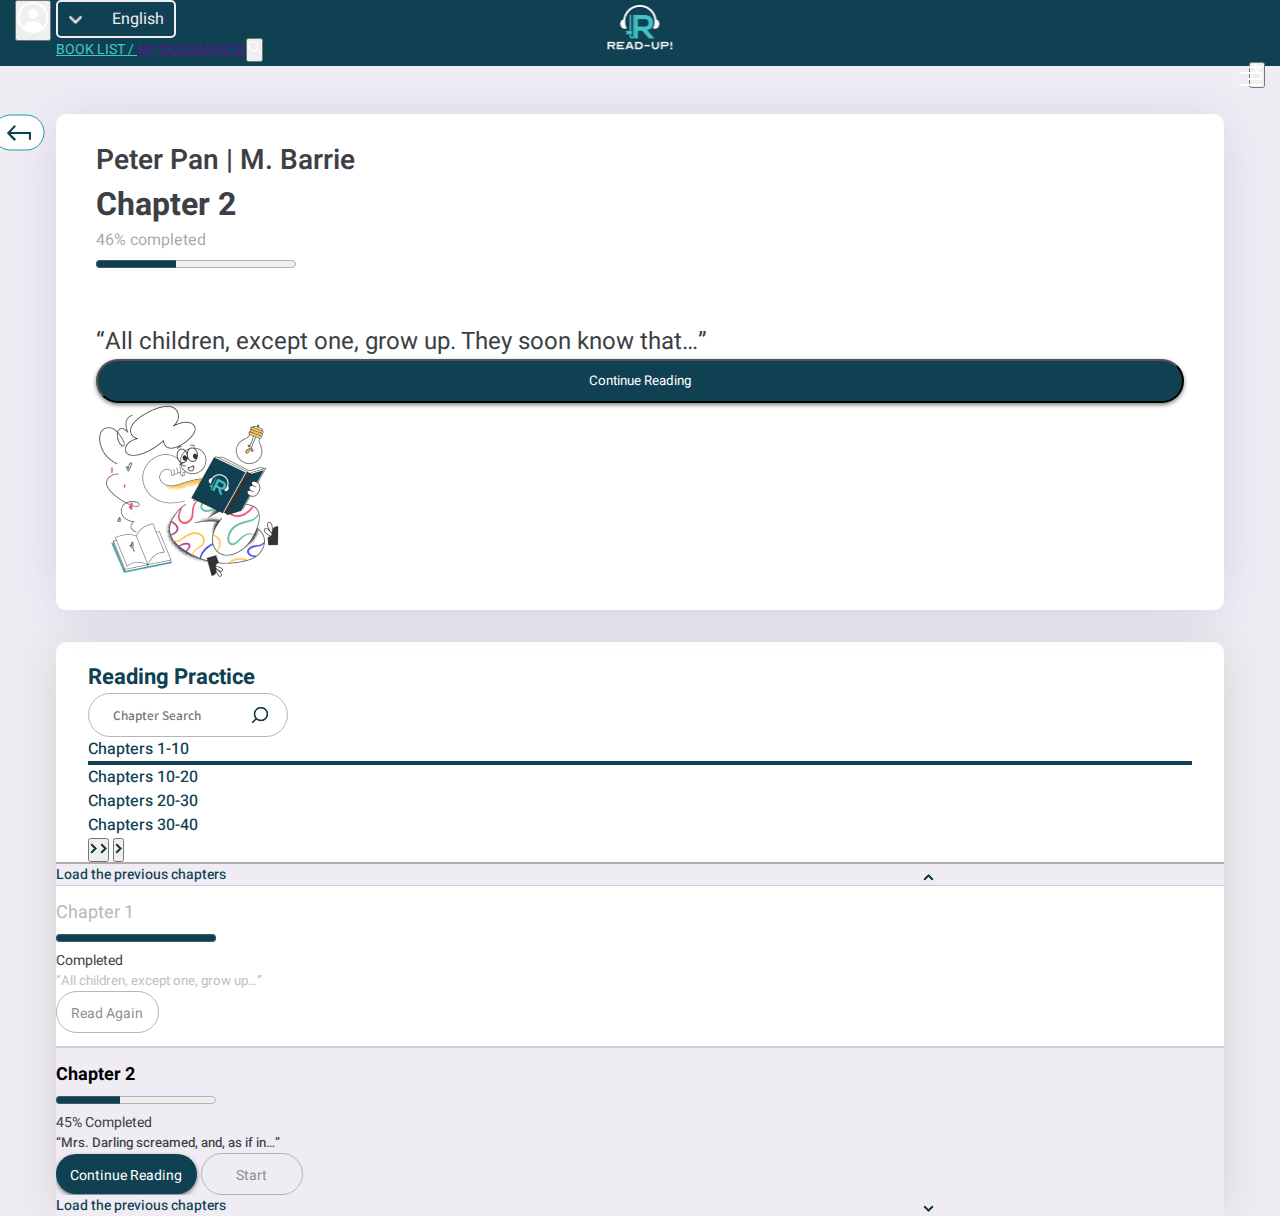
<file: chapters.en.html>
<!DOCTYPE html>
<html lang="en-US">
  <head>
    <meta charset="UTF-8" />
    <meta http-equiv="X-UA-Compatible" content="IE=edge" />
    <meta name="viewport" content="width=device-width, initial-scale=1.0" />
    <link
      rel="shortcut icon"
      href="./assets/images/logo.png"
      type="image/x-icon"
    />
    <!-- CSS -->
    <!-- CSS only -->
    <link
      href="https://cdn.jsdelivr.net/npm/bootstrap@5.2.3/dist/css/bootstrap.min.css"
      rel="stylesheet"
      integrity="sha384-rbsA2VBKQhggwzxH7pPCaAqO46MgnOM80zW1RWuH61DGLwZJEdK2Kadq2F9CUG65"
      crossorigin="anonymous"
    />
    <link rel="stylesheet" href="./assets/styles/chapters/chapters.css" />
    <!-- CSS -->
    <title>Chapters - English</title>
  </head>

  <body>
    <!-- HEADER START -->
    <div class="header_container">
      <div
        class="container-fluid h-100 d-flex justify-content-between align-items-center px-4"
      >
        <button class="profile bg-transparent border-0">
          <img src="./assets/icons/avatar.svg" alt="" />
        </button>

        <div class="page_container">
          <div
            class="inner_header_container w-100 d-flex justify-content-between align-items-center"
          >
            <!-- LANGUAGE CHANGER -->
            <details class="custom-select light d-none d-lg-block">
              <summary class="radios rtl">
                <input
                  type="radio"
                  name="item"
                  id="default"
                  title="English"
                  checked
                />
                <input type="radio" name="item" id="עברית" title="עברית" />
                <input type="radio" name="item" id="English" title="English" />
              </summary>
              <ul class="list">
                <li>
                  <label
                    class="d-flex align-items-center justify-content-between w-100 rtl"
                    for="עברית"
                  >
                    <a
                      class="text-decoration-none text-white d-flex align-items-center justify-content-between w-100"
                      href="chapters.html"
                    >
                      עברית
                    </a>
                  </label>
                </li>
                <li>
                  <label
                    class="d-flex align-items-center justify-content-between w-100"
                    for="English"
                  >
                    <a
                      class="text-decoration-none text-white d-flex align-items-center justify-content-between w-100"
                      href="chapters.en.html"
                    >
                      English
                    </a>
                  </label>
                </li>
              </ul>
            </details>
            <!-- LANGUAGE CHANGER -->

            <div class="logo">
              <img src="./assets/images/logo-light.png" alt="" />
            </div>

            <p class="mb-0 text-white f14 d-none d-lg-block">
              <a href="" class="text-decoration-none color10"> BOOK LIST / </a>
              <a href="" class="text-white text-decoration-none">
                MY DOCUMENTS
              </a>

              <button class="bg-transparent border-0">
                <img class="ms-1" src="./assets/icons/search.svg " alt="" />
              </button>
            </p>
          </div>
        </div>

        <button class="access bg-transparent border-0 d-none d-lg-block">
          <img src="./assets/icons/accessibility-light.svg" alt="" />
        </button>

        <div
          onclick="sidebar('hamburger')"
          id="hamburger"
          class="access bg-transparent border-0 d-block d-lg-none"
        >
          <img src="./assets/icons/hamburger.svg" alt="" />
        </div>
      </div>
    </div>
    <!-- HEADER END -->

    <!-- SIDEBAR START -->
    <div style="top: -100%" class="sidebar_container px-2">
      <div
        class="container-fluid d-flex align-items-center h-100 justify-content-between"
      >
        <!-- LANGUAGE CHANGER -->
        <details class="custom-select light">
          <summary class="radios rtl">
            <input
              type="radio"
              name="item-2"
              id="default"
              title="English"
              checked
            />
            <input type="radio" name="item-2" id="עברית-2" title="עברית" />
            <input type="radio" name="item-2" id="English-2" title="English" />
          </summary>
          <ul class="list">
            <li>
              <label
                class="d-flex align-items-center justify-content-between w-100 rtl"
                for="עברית-2"
              >
                <a
                  class="text-decoration-none text-white d-flex align-items-center justify-content-between w-100"
                  href="chapters.html"
                >
                  עברית
                </a>
              </label>
            </li>
            <li>
              <label
                class="d-flex align-items-center justify-content-between w-100"
                for="English-2"
              >
                <a
                  class="text-decoration-none text-white d-flex align-items-center justify-content-between w-100"
                  href="chapters.en.html"
                >
                  English
                </a>
              </label>
            </li>
          </ul>
        </details>
        <!-- LANGUAGE CHANGER -->

        <p class="mb-0 text-white f14">
          <a href="" class="text-decoration-none color10"> BOOK LIST / </a>
          <a href="" class="text-white text-decoration-none"> MY DOCUMENTS </a>

          <button class="bg-transparent border-0">
            <img class="ms-1" src="./assets/icons/search.svg " alt="" />
          </button>
        </p>

        <button class="access bg-transparent border-0">
          <img src="./assets/icons/accessibility-light.svg" alt="" />
        </button>
      </div>
    </div>
    <!-- SIDEBAR END -->

    <!-- SEARCH START -->
    <div onclick="sidebar('')" class="page_container">
      <div
        class="search_container d-flex justify-content-between align-items-center"
      >
        <img
          class="d-none d-lg-block back pointer"
          src="./assets/icons/back.svg"
          alt=""
        />

        <div class="w-100 d-flex flex-column">
          <div class="d-flex flex-column gap-2 gap-md-4">
            <h1 class="color6 f28 mb-0 fw600">Peter Pan | M. Barrie</h1>
            <div
              class="d-flex flex-column flex-lg-row align-items-lg-center gap-4"
            >
              <h1 class="color6 fw700 mb-0 fw600">Chapter 2</h1>
              <div>
                <p class="percent text-lg-center mb-0">46% completed</p>
                <progress max="100" value="40"></progress>
              </div>
            </div>
          </div>
          <br />
          <br class="d-none d-md-block" />
          <div class="search_fields row align-items-center gy-3">
            <div class="col-12 col-lg-9">
              <p class="mb-0 f24 color6">
                “All children, except one, grow up. They soon know that…”
              </p>
            </div>
            <div class="col-6 col-lg-3">
              <button class="search_btn border-0">Continue Reading</button>
            </div>
          </div>
        </div>
        <div class="d-none d-lg-block ps-5">
          <img src="./assets/images/search-pic.png" alt="" />
        </div>
      </div>
    </div>
    <!-- SEARCH END -->

    <!-- SEARCHED LIST START -->
    <div onclick="sidebar('')" class="page_container">
      <div class="searched_list_container">
        <div class="header">
          <div class="d-flex justify-content-between align-items-center">
            <h2 class="f22 fw700 color1 mb-3">Reading Practice</h2>

            <div class="inp_container">
              <input type="text" name="" id="" placeholder="Chapter Search" />
              <img
                class="pointer"
                src="./assets/icons/search-dark.svg"
                alt=""
              />
            </div>
          </div>

          <div class="tabs_container">
            <div class="tabs d-flex align-items-center color1">
              <p class="mb-0 fw500 pb-1 px-3">Chapters 1-10</p>
              <p class="mb-0 fw500 pb-1 px-3">Chapters 10-20</p>
              <p class="mb-0 fw500 pb-1 px-3">Chapters 20-30</p>
              <p class="mb-0 fw500 pb-1 px-3">Chapters 30-40</p>
              <button class="border-0 bg-transparent px-3">
                <img src="./assets/icons/rightArrow.svg" alt="" />
                <img src="./assets/icons/rightArrow.svg" alt="" />
              </button>
              <button class="border-0 bg-transparent ms-5 ps-5">
                <img src="./assets/icons/rightArrow.svg" alt="" />
              </button>
            </div>
          </div>
        </div>
        <div class="load bg_color3 text-center py-2">
          <p class="mb-0 color1 fw500 f14">Load the previous chapters</p>
          <img src="./assets/icons/rightArrow.svg" alt="" />
        </div>

        <div class="searched_list_body_cont">
          <div class="searched_list_body">
            <div class="reading_practice_card border-top-0 col-12">
              <div class="row align-items-center ps-5 pe-4">
                <div class="col-5">
                  <div class="row align-items-center">
                    <div class="col-3">
                      <p class="mb-0 ch_comp f18">Chapter 1</p>
                    </div>
                    <div class="col-5">
                      <progress class="w-100" max="100" value="100"></progress>
                    </div>
                    <div class="col-4 ps-4">
                      <p class="color6 fw300 mb-0 f14">Completed</p>
                    </div>
                  </div>
                </div>
                <div
                  class="col-7 d-flex justify-content-between align-items-center"
                >
                  <h5 class="mb-0 name_comp fw400">
                    “All children, except one, grow up…”
                  </h5>
                  <button class="f14">Read Again</button>
                </div>
              </div>
            </div>

            <div class="reading_practice_card col-12 border-top-0 bg_color3">
              <div class="row align-items-center ps-5 pe-4">
                <div class="col-5">
                  <div class="row align-items-center">
                    <div class="col-3">
                      <p class="mb-0 fw700 f18">Chapter 2</p>
                    </div>
                    <div class="col-5">
                      <progress class="w-100" max="100" value="40"></progress>
                    </div>
                    <div class="col-4 ps-4">
                      <p class="color6 fw300 mb-0 f14">45% Completed</p>
                    </div>
                  </div>
                </div>
                <div
                  class="col-7 d-flex justify-content-between align-items-center"
                >
                  <div>
                    <h5 class="mb-0 color6 fw500 fw400">
                      “Mrs. Darling screamed, and, as if in…”
                    </h5>
                  </div>
                  <div
                    class="d-flex justify-content-between align-items-center gap-2"
                  >
                    <button class="continue f14">Continue Reading</button>
                    <button class="f14">Start</button>
                  </div>
                </div>
              </div>
            </div>

            <div class="reading_practice_card col-12 border-top-0">
              <div class="row align-items-center ps-5 pe-4">
                <div class="col-5">
                  <div class="row align-items-center">
                    <div class="col-3">
                      <p class="mb-0 color6 f18">Chapter 3</p>
                    </div>
                    <div class="col-5">
                      <progress class="w-100" max="100" value="0"></progress>
                    </div>
                    <div class="col-4 ps-4">
                      <p class="not_completed fw300 mb-0 f14">0% Completed</p>
                    </div>
                  </div>
                </div>
                <div
                  class="col-7 d-flex justify-content-between align-items-center"
                >
                  <div>
                    <h5 class="mb-0 not_completed fw400">
                      “For a moment after Mr. and Mrs.…”
                    </h5>
                  </div>
                  <div
                    class="d-flex justify-content-between align-items-center gap-2"
                  >
                    <button class="continue d-none"></button>
                    <button class="f14">Start</button>
                  </div>
                </div>
              </div>
            </div>
            <div class="reading_practice_card col-12 border-top-0">
              <div class="row align-items-center ps-5 pe-4">
                <div class="col-5">
                  <div class="row align-items-center">
                    <div class="col-3">
                      <p class="mb-0 color6 f18">Chapter 4</p>
                    </div>
                    <div class="col-5">
                      <progress class="w-100" max="100" value="0"></progress>
                    </div>
                    <div class="col-4 ps-4">
                      <p class="not_completed fw300 mb-0 f14">0% Completed</p>
                    </div>
                  </div>
                </div>
                <div
                  class="col-7 d-flex justify-content-between align-items-center"
                >
                  <div>
                    <h5 class="mb-0 not_completed fw400">
                      “For a moment after Mr. and Mrs.…”
                    </h5>
                  </div>
                  <div
                    class="d-flex justify-content-between align-items-center gap-2"
                  >
                    <button class="continue d-none"></button>
                    <button class="f14">Start</button>
                  </div>
                </div>
              </div>
            </div>
            <div class="reading_practice_card col-12 border-top-0">
              <div class="row align-items-center ps-5 pe-4">
                <div class="col-5">
                  <div class="row align-items-center">
                    <div class="col-3">
                      <p class="mb-0 color6 f18">Chapter 5</p>
                    </div>
                    <div class="col-5">
                      <progress class="w-100" max="100" value="0"></progress>
                    </div>
                    <div class="col-4 ps-4">
                      <p class="not_completed fw300 mb-0 f14">0% Completed</p>
                    </div>
                  </div>
                </div>
                <div
                  class="col-7 d-flex justify-content-between align-items-center"
                >
                  <div>
                    <h5 class="mb-0 not_completed fw400">
                      “For a moment after Mr. and Mrs.…”
                    </h5>
                  </div>
                  <div
                    class="d-flex justify-content-between align-items-center gap-2"
                  >
                    <button class="continue d-none"></button>
                    <button class="f14">Start</button>
                  </div>
                </div>
              </div>
            </div>
            <div class="reading_practice_card col-12 border-top-0">
              <div class="row align-items-center ps-5 pe-4">
                <div class="col-5">
                  <div class="row align-items-center">
                    <div class="col-3">
                      <p class="mb-0 color6 f18">Chapter 6</p>
                    </div>
                    <div class="col-5">
                      <progress class="w-100" max="100" value="0"></progress>
                    </div>
                    <div class="col-4 ps-4">
                      <p class="not_completed fw300 mb-0 f14">0% Completed</p>
                    </div>
                  </div>
                </div>
                <div
                  class="col-7 d-flex justify-content-between align-items-center"
                >
                  <div>
                    <h5 class="mb-0 not_completed fw400">
                      “For a moment after Mr. and Mrs.…”
                    </h5>
                  </div>
                  <div
                    class="d-flex justify-content-between align-items-center gap-2"
                  >
                    <button class="continue d-none"></button>
                    <button class="f14">Start</button>
                  </div>
                </div>
              </div>
            </div>
            <div class="reading_practice_card col-12 border-top-0">
              <div class="row align-items-center ps-5 pe-4">
                <div class="col-5">
                  <div class="row align-items-center">
                    <div class="col-3">
                      <p class="mb-0 color6 f18">Chapter 7</p>
                    </div>
                    <div class="col-5">
                      <progress class="w-100" max="100" value="0"></progress>
                    </div>
                    <div class="col-4 ps-4">
                      <p class="not_completed fw300 mb-0 f14">0% Completed</p>
                    </div>
                  </div>
                </div>
                <div
                  class="col-7 d-flex justify-content-between align-items-center"
                >
                  <div>
                    <h5 class="mb-0 not_completed fw400">
                      “For a moment after Mr. and Mrs.…”
                    </h5>
                  </div>
                  <div
                    class="d-flex justify-content-between align-items-center gap-2"
                  >
                    <button class="continue d-none"></button>
                    <button class="f14">Start</button>
                  </div>
                </div>
              </div>
            </div>
            <div class="reading_practice_card col-12 border-top-0">
              <div class="row align-items-center ps-5 pe-4">
                <div class="col-5">
                  <div class="row align-items-center">
                    <div class="col-3">
                      <p class="mb-0 color6 f18">Chapter 8</p>
                    </div>
                    <div class="col-5">
                      <progress class="w-100" max="100" value="0"></progress>
                    </div>
                    <div class="col-4 ps-4">
                      <p class="not_completed fw300 mb-0 f14">0% Completed</p>
                    </div>
                  </div>
                </div>
                <div
                  class="col-7 d-flex justify-content-between align-items-center"
                >
                  <div>
                    <h5 class="mb-0 not_completed fw400">
                      “For a moment after Mr. and Mrs.…”
                    </h5>
                  </div>
                  <div
                    class="d-flex justify-content-between align-items-center gap-2"
                  >
                    <button class="continue d-none"></button>
                    <button class="f14">Start</button>
                  </div>
                </div>
              </div>
            </div>
            <div class="reading_practice_card col-12 border-top-0">
              <div class="row align-items-center ps-5 pe-4">
                <div class="col-5">
                  <div class="row align-items-center">
                    <div class="col-3">
                      <p class="mb-0 color6 f18">Chapter 9</p>
                    </div>
                    <div class="col-5">
                      <progress class="w-100" max="100" value="0"></progress>
                    </div>
                    <div class="col-4 ps-4">
                      <p class="not_completed fw300 mb-0 f14">0% Completed</p>
                    </div>
                  </div>
                </div>
                <div
                  class="col-7 d-flex justify-content-between align-items-center"
                >
                  <div>
                    <h5 class="mb-0 not_completed fw400">
                      “For a moment after Mr. and Mrs.…”
                    </h5>
                  </div>
                  <div
                    class="d-flex justify-content-between align-items-center gap-2"
                  >
                    <button class="continue d-none"></button>
                    <button class="f14">Start</button>
                  </div>
                </div>
              </div>
            </div>
            <div class="reading_practice_card col-12 border-top-0">
              <div class="row align-items-center ps-5 pe-4">
                <div class="col-5">
                  <div class="row align-items-center">
                    <div class="col-3">
                      <p class="mb-0 color6 f18">Chapter 10</p>
                    </div>
                    <div class="col-5">
                      <progress class="w-100" max="100" value="0"></progress>
                    </div>
                    <div class="col-4 ps-4">
                      <p class="not_completed fw300 mb-0 f14">0% Completed</p>
                    </div>
                  </div>
                </div>
                <div
                  class="col-7 d-flex justify-content-between align-items-center"
                >
                  <div>
                    <h5 class="mb-0 not_completed fw400">
                      “For a moment after Mr. and Mrs.…”
                    </h5>
                  </div>
                  <div
                    class="d-flex justify-content-between align-items-center gap-2"
                  >
                    <button class="continue d-none"></button>
                    <button class="f14">Start</button>
                  </div>
                </div>
              </div>
            </div>
          </div>
        </div>

        <div class="load bg_color3 text-center py-2">
          <p class="mb-0 color1 fw500 f14">Load the previous chapters</p>
          <img class="down" src="./assets/icons/rightArrow.svg" alt="" />
        </div>
      </div>
    </div>
    <!-- SEARCHED LIST END -->

    <!-- SCRIPT -->
    <!-- JavaScript Bundle with Popper -->
    <script
      src="https://cdn.jsdelivr.net/npm/bootstrap@5.2.3/dist/js/bootstrap.bundle.min.js"
      integrity="sha384-kenU1KFdBIe4zVF0s0G1M5b4hcpxyD9F7jL+jjXkk+Q2h455rYXK/7HAuoJl+0I4"
      crossorigin="anonymous"
    ></script>
    <script src="./assets/js/index.js"></script>
  </body>
</html>
</file>
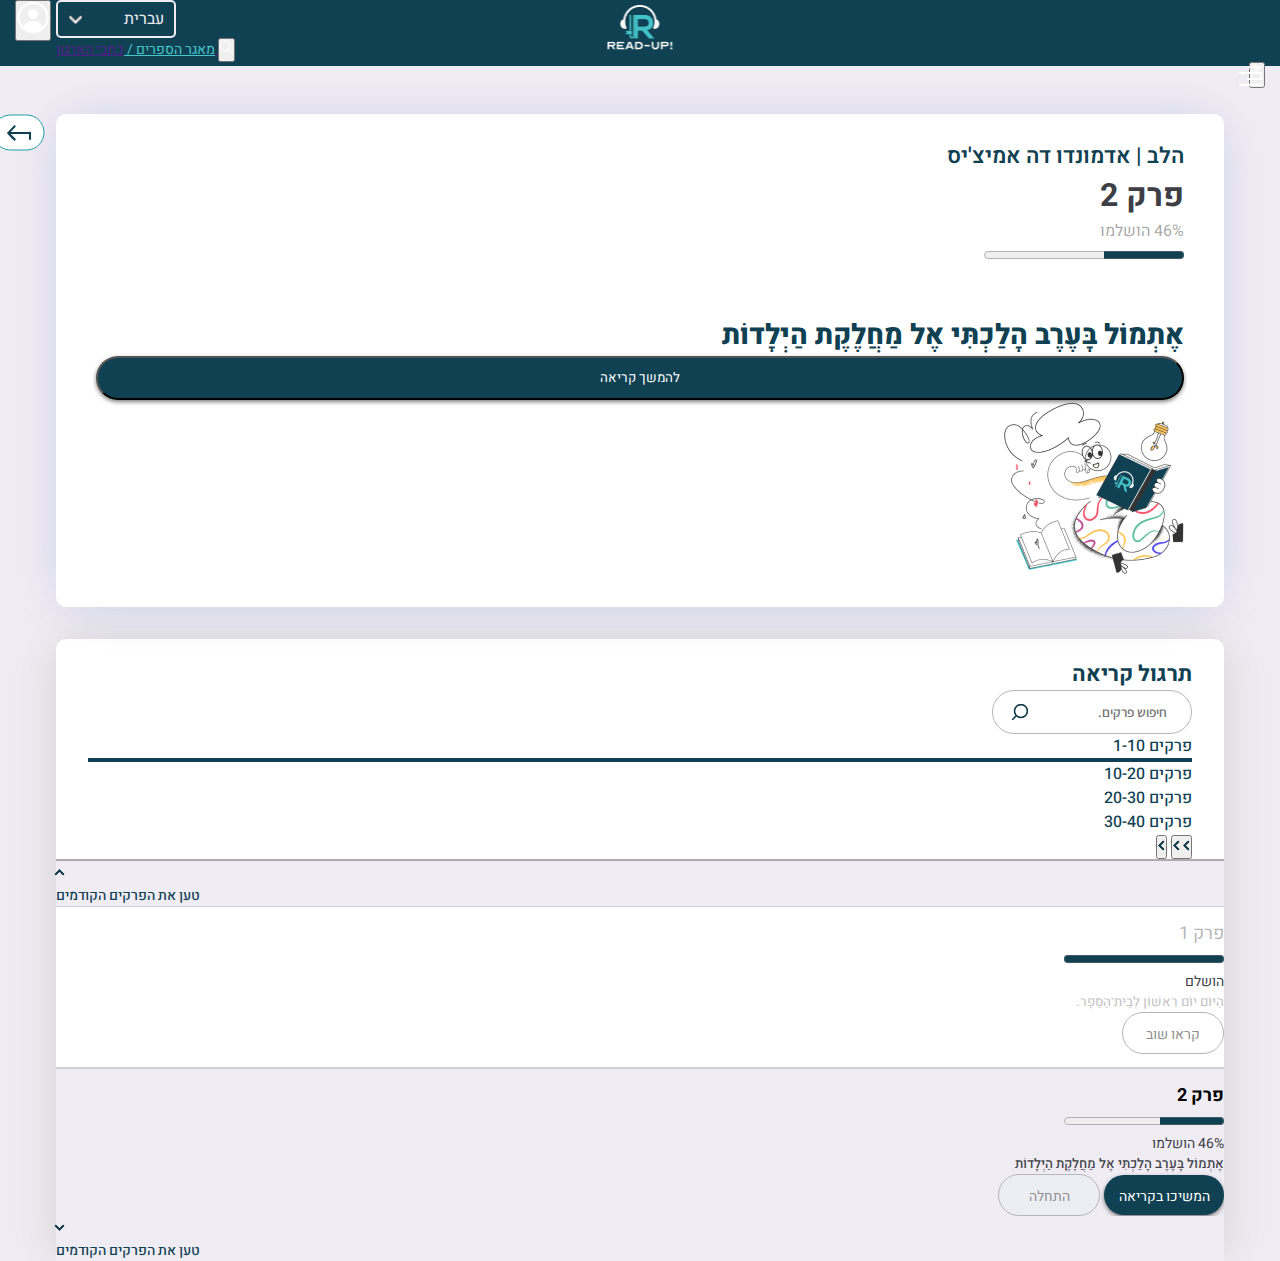
<file: chapters.html>
<!DOCTYPE html>
<html lang="he">
  <head>
    <meta charset="UTF-8" />
    <meta http-equiv="X-UA-Compatible" content="IE=edge" />
    <meta name="viewport" content="width=device-width, initial-scale=1.0" />
    <link
      rel="shortcut icon"
      href="./assets/images/logo.png"
      type="image/x-icon"
    />
    <!-- CSS -->
    <!-- CSS only -->
    <link
      href="https://cdn.jsdelivr.net/npm/bootstrap@5.2.3/dist/css/bootstrap.min.css"
      rel="stylesheet"
      integrity="sha384-rbsA2VBKQhggwzxH7pPCaAqO46MgnOM80zW1RWuH61DGLwZJEdK2Kadq2F9CUG65"
      crossorigin="anonymous"
    />
    <link rel="stylesheet" href="./assets/styles/chapters/chapters.css" />
    <!-- CSS -->
    <title>Chapters - Herbrew</title>
  </head>
  <body>
    <!-- HEADER START -->
    <div class="header_container">
      <div
        class="container-fluid h-100 d-flex justify-content-between align-items-center px-4"
      >
        <button class="profile bg-transparent border-0">
          <img src="./assets/icons/avatar.svg" alt="" />
        </button>

        <div class="page_container">
          <div
            class="inner_header_container w-100 d-flex justify-content-between align-items-center"
          >
            <!-- LANGUAGE CHANGER -->
            <details class="custom-select light d-none d-lg-block">
              <summary class="radios rtl">
                <input
                  type="radio"
                  name="item"
                  id="default"
                  title="עברית"
                  checked
                />
                <input type="radio" name="item" id="עברית" title="עברית" />
                <input type="radio" name="item" id="English" title="English" />
              </summary>
              <ul class="list">
                <li>
                  <label
                    class="d-flex align-items-center justify-content-between w-100 rtl"
                    for="עברית"
                  >
                    <a
                      class="text-decoration-none text-white d-flex align-items-center justify-content-between w-100"
                      href="chapters.html"
                    >
                      עברית
                    </a>
                  </label>
                </li>
                <li>
                  <label
                    class="d-flex align-items-center justify-content-between w-100"
                    for="English"
                  >
                    <a
                      class="text-decoration-none text-white d-flex align-items-center justify-content-between w-100"
                      href="chapters.en.html"
                    >
                      English
                    </a>
                  </label>
                </li>
              </ul>
            </details>
            <!-- LANGUAGE CHANGER -->

            <div class="logo">
              <img src="./assets/images/logo-light.png" alt="" />
            </div>

            <p class="mb-0 text-white f14 d-none d-lg-block">
              <a href="" class="text-decoration-none color10">
                מאגר הספרים /
              </a>
              <a href="" class="text-white text-decoration-none">
                כתבי הארגון
              </a>

              <button class="bg-transparent border-0">
                <img class="ms-1" src="./assets/icons/search.svg " alt="" />
              </button>
            </p>
          </div>
        </div>

        <button class="access bg-transparent border-0 d-none d-lg-block">
          <img src="./assets/icons/accessibility-light.svg" alt="" />
        </button>

        <div
          onclick="sidebar('hamburger')"
          id="hamburger"
          class="access bg-transparent border-0 d-block d-lg-none"
        >
          <img src="./assets/icons/hamburger.svg" alt="" />
        </div>
      </div>
    </div>
    <!-- HEADER END -->

    <!-- SIDEBAR START -->
    <div style="top: -100%" class="sidebar_container px-2">
      <div
        class="container-fluid d-flex align-items-center h-100 justify-content-between"
      >
        <!-- LANGUAGE CHANGER -->
        <details class="custom-select light">
          <summary class="radios rtl">
            <input
              type="radio"
              name="item-2"
              id="default"
              title="עברית"
              checked
            />
            <input type="radio" name="item-2" id="עברית-2" title="עברית" />
            <input type="radio" name="item-2" id="English-2" title="English" />
          </summary>
          <ul class="list">
            <li>
              <label
                class="d-flex align-items-center justify-content-between w-100 rtl"
                for="עברית-2"
              >
                <a
                  class="text-decoration-none text-white d-flex align-items-center justify-content-between w-100"
                  href="chapters.html"
                >
                  עברית
                </a>
              </label>
            </li>
            <li>
              <label
                class="d-flex align-items-center justify-content-between w-100"
                for="English-2"
              >
                <a
                  class="text-decoration-none text-white d-flex align-items-center justify-content-between w-100"
                  href="chapters.en.html"
                >
                  English
                </a>
              </label>
            </li>
          </ul>
        </details>
        <!-- LANGUAGE CHANGER -->

        <p class="mb-0 text-white f14">
          <a href="" class="text-decoration-none color10"> מאגר הספרים / </a>
          <a href="" class="text-white text-decoration-none"> כתבי הארגון </a>

          <button class="bg-transparent border-0">
            <img class="ms-1" src="./assets/icons/search.svg " alt="" />
          </button>
        </p>

        <button class="access bg-transparent border-0">
          <img src="./assets/icons/accessibility-light.svg" alt="" />
        </button>
      </div>
    </div>
    <!-- SIDEBAR END -->

    <!-- SEARCH START -->
    <div onclick="sidebar('')" class="page_container rtl">
      <div
        class="search_container d-flex justify-content-between align-items-center"
      >
        <img
          class="d-none d-lg-block back pointer"
          src="./assets/icons/back.svg"
          alt=""
        />

        <div class="w-100 d-flex flex-column">
          <div class="d-flex flex-column gap-2 gap-md-4">
            <h1 class="color1 f22 mb-0 fw600">הלב | אדמונדו דה אמיצ'יס</h1>
            <div
              class="d-flex flex-column flex-lg-row align-items-lg-center gap-4"
            >
              <h1 class="color6 fw700 mb-0 fw600">פרק 2</h1>
              <div>
                <p class="percent text-lg-center mb-0">46% הושלמו</p>
                <progress max="100" value="40"></progress>
              </div>
            </div>
          </div>
          <br />
          <br class="d-none d-md-block" />
          <div class="search_fields row align-items-center gy-3">
            <div class="col-12 col-lg-9">
              <p class="mb-0 f28 fw800 color1">
                אֶתְמוֹל בָּעֶרֶב הָלַכְתִּי אֶל מַחֲלֶקֶת הַיְלָדוֹת
              </p>
            </div>
            <div class="col-6 col-lg-3">
              <button class="search_btn border-0">להמשך קריאה</button>
            </div>
          </div>
        </div>
        <div class="d-none d-lg-block pe-5">
          <img src="./assets/images/search-pic.png" alt="" />
        </div>
      </div>
    </div>
    <!-- SEARCH END -->

    <!-- SEARCHED LIST START -->
    <div onclick="sidebar('')" class="page_container">
      <div class="searched_list_container">
        <div class="header">
          <div class="d-flex justify-content-between align-items-center rtl">
            <h2 class="f22 fw700 color1 mb-3">תרגול קריאה</h2>

            <div class="inp_container">
              <input
                type="text"
                name=""
                id=""
                placeholder="חיפוש פרקים."
                class="rtl"
              />
              <img
                class="pointer rtl"
                src="./assets/icons/search-dark.svg"
                alt=""
              />
            </div>
          </div>

          <div class="tabs_container rtl">
            <div class="tabs d-flex align-items-center color1">
              <p class="mb-0 fw500 pb-1 px-3">פרקים 1-10</p>
              <p class="mb-0 fw500 pb-1 px-3">פרקים 10-20</p>
              <p class="mb-0 fw500 pb-1 px-3">פרקים 20-30</p>
              <p class="mb-0 fw500 pb-1 px-3">פרקים 30-40</p>
              <button class="border-0 bg-transparent px-3">
                <img
                  class="rArrow"
                  src="./assets/icons/rightArrow.svg"
                  alt=""
                />
                <img
                  class="rArrow"
                  src="./assets/icons/rightArrow.svg"
                  alt=""
                />
              </button>
              <button class="border-0 bg-transparent ms-5 ps-5">
                <img
                  class="rArrow"
                  src="./assets/icons/rightArrow.svg"
                  alt=""
                />
              </button>
            </div>
          </div>
        </div>
        <div
          class="load bg_color3 text-center py-2 d-flex justify-content-center gap-3"
        >
          <img class="imge" src="./assets/icons/rightArrow.svg" alt="" />
          <p class="mb-0 color1 fw500 f14">טען את הפרקים הקודמים</p>
        </div>

        <div class="searched_list_body_cont rtl">
          <div class="searched_list_body">
            <div class="reading_practice_card border-top-0 col-12">
              <div class="row align-items-center ps-5 pe-4">
                <div class="col-5">
                  <div class="row align-items-center">
                    <div class="col-3">
                      <p class="mb-0 ch_comp f18">פרק 1</p>
                    </div>
                    <div class="col-5">
                      <progress class="w-100" max="100" value="100"></progress>
                    </div>
                    <div class="col-4 ps-4">
                      <p class="color6 fw300 mb-0 f14">הושלם</p>
                    </div>
                  </div>
                </div>
                <div
                  class="col-7 d-flex justify-content-between align-items-center"
                >
                  <h5 class="mb-0 name_comp fw400">
                    הַיּוֹם יוֹם רִאשׁוֹן לְבֵית־הַסֵּפֶר.
                  </h5>
                  <button class="f14">קראו שוב</button>
                </div>
              </div>
            </div>

            <div class="reading_practice_card col-12 border-top-0 bg_color3">
              <div class="row align-items-center ps-5 pe-4">
                <div class="col-5">
                  <div class="row align-items-center">
                    <div class="col-3">
                      <p class="mb-0 fw700 f18">פרק 2</p>
                    </div>
                    <div class="col-5">
                      <progress class="w-100" max="100" value="40"></progress>
                    </div>
                    <div class="col-4 ps-4">
                      <p class="color6 fw300 mb-0 f14">46% הושלמו</p>
                    </div>
                  </div>
                </div>
                <div
                  class="col-7 d-flex justify-content-between align-items-center"
                >
                  <div>
                    <h5 class="mb-0 color6 fw500 fw400">
                      אֶתְמוֹל בָּעֶרֶב הָלַכְתִּי אֶל מַחֲלֶקֶת הַיְלָדוֹת
                    </h5>
                  </div>
                  <div
                    class="d-flex justify-content-between align-items-center gap-2"
                  >
                    <button class="continue f14">המשיכו בקריאה</button>
                    <button class="f14">התחלה</button>
                  </div>
                </div>
              </div>
            </div>

            <div class="reading_practice_card col-12 border-top-0">
              <div class="row align-items-center ps-5 pe-4">
                <div class="col-5">
                  <div class="row align-items-center">
                    <div class="col-3">
                      <p class="mb-0 color6 f18">פרק 3</p>
                    </div>
                    <div class="col-5">
                      <progress class="w-100" max="100" value="0"></progress>
                    </div>
                    <div class="col-4 ps-4">
                      <p class="not_completed fw300 mb-0 f14">0% הושלמו</p>
                    </div>
                  </div>
                </div>
                <div
                  class="col-7 d-flex justify-content-between align-items-center"
                >
                  <div>
                    <h5 class="mb-0 not_completed fw400">
                      אָבִי מְבַקֵּשׁ, כִּי אֶקְרָא אֶל בֵּיתִי אֶחָד מֵחֲבֵרַי
                    </h5>
                  </div>
                  <div
                    class="d-flex justify-content-between align-items-center gap-2"
                  >
                    <button class="continue d-none"></button>
                    <button class="f14">התחלה</button>
                  </div>
                </div>
              </div>
            </div>
            <div class="reading_practice_card col-12 border-top-0">
              <div class="row align-items-center ps-5 pe-4">
                <div class="col-5">
                  <div class="row align-items-center">
                    <div class="col-3">
                      <p class="mb-0 color6 f18">פרק 3</p>
                    </div>
                    <div class="col-5">
                      <progress class="w-100" max="100" value="0"></progress>
                    </div>
                    <div class="col-4 ps-4">
                      <p class="not_completed fw300 mb-0 f14">0% הושלמו</p>
                    </div>
                  </div>
                </div>
                <div
                  class="col-7 d-flex justify-content-between align-items-center"
                >
                  <div>
                    <h5 class="mb-0 not_completed fw400">
                      אָבִי מְבַקֵּשׁ, כִּי אֶקְרָא אֶל בֵּיתִי אֶחָד מֵחֲבֵרַי
                    </h5>
                  </div>
                  <div
                    class="d-flex justify-content-between align-items-center gap-2"
                  >
                    <button class="continue d-none"></button>
                    <button class="f14">התחלה</button>
                  </div>
                </div>
              </div>
            </div>
            <div class="reading_practice_card col-12 border-top-0">
              <div class="row align-items-center ps-5 pe-4">
                <div class="col-5">
                  <div class="row align-items-center">
                    <div class="col-3">
                      <p class="mb-0 color6 f18">פרק 3</p>
                    </div>
                    <div class="col-5">
                      <progress class="w-100" max="100" value="0"></progress>
                    </div>
                    <div class="col-4 ps-4">
                      <p class="not_completed fw300 mb-0 f14">0% הושלמו</p>
                    </div>
                  </div>
                </div>
                <div
                  class="col-7 d-flex justify-content-between align-items-center"
                >
                  <div>
                    <h5 class="mb-0 not_completed fw400">
                      אָבִי מְבַקֵּשׁ, כִּי אֶקְרָא אֶל בֵּיתִי אֶחָד מֵחֲבֵרַי
                    </h5>
                  </div>
                  <div
                    class="d-flex justify-content-between align-items-center gap-2"
                  >
                    <button class="continue d-none"></button>
                    <button class="f14">התחלה</button>
                  </div>
                </div>
              </div>
            </div>
            <div class="reading_practice_card col-12 border-top-0">
              <div class="row align-items-center ps-5 pe-4">
                <div class="col-5">
                  <div class="row align-items-center">
                    <div class="col-3">
                      <p class="mb-0 color6 f18">פרק 3</p>
                    </div>
                    <div class="col-5">
                      <progress class="w-100" max="100" value="0"></progress>
                    </div>
                    <div class="col-4 ps-4">
                      <p class="not_completed fw300 mb-0 f14">0% הושלמו</p>
                    </div>
                  </div>
                </div>
                <div
                  class="col-7 d-flex justify-content-between align-items-center"
                >
                  <div>
                    <h5 class="mb-0 not_completed fw400">
                      אָבִי מְבַקֵּשׁ, כִּי אֶקְרָא אֶל בֵּיתִי אֶחָד מֵחֲבֵרַי
                    </h5>
                  </div>
                  <div
                    class="d-flex justify-content-between align-items-center gap-2"
                  >
                    <button class="continue d-none"></button>
                    <button class="f14">התחלה</button>
                  </div>
                </div>
              </div>
            </div>
            <div class="reading_practice_card col-12 border-top-0">
              <div class="row align-items-center ps-5 pe-4">
                <div class="col-5">
                  <div class="row align-items-center">
                    <div class="col-3">
                      <p class="mb-0 color6 f18">פרק 3</p>
                    </div>
                    <div class="col-5">
                      <progress class="w-100" max="100" value="0"></progress>
                    </div>
                    <div class="col-4 ps-4">
                      <p class="not_completed fw300 mb-0 f14">0% הושלמו</p>
                    </div>
                  </div>
                </div>
                <div
                  class="col-7 d-flex justify-content-between align-items-center"
                >
                  <div>
                    <h5 class="mb-0 not_completed fw400">
                      אָבִי מְבַקֵּשׁ, כִּי אֶקְרָא אֶל בֵּיתִי אֶחָד מֵחֲבֵרַי
                    </h5>
                  </div>
                  <div
                    class="d-flex justify-content-between align-items-center gap-2"
                  >
                    <button class="continue d-none"></button>
                    <button class="f14">התחלה</button>
                  </div>
                </div>
              </div>
            </div>
            <div class="reading_practice_card col-12 border-top-0">
              <div class="row align-items-center ps-5 pe-4">
                <div class="col-5">
                  <div class="row align-items-center">
                    <div class="col-3">
                      <p class="mb-0 color6 f18">פרק 3</p>
                    </div>
                    <div class="col-5">
                      <progress class="w-100" max="100" value="0"></progress>
                    </div>
                    <div class="col-4 ps-4">
                      <p class="not_completed fw300 mb-0 f14">0% הושלמו</p>
                    </div>
                  </div>
                </div>
                <div
                  class="col-7 d-flex justify-content-between align-items-center"
                >
                  <div>
                    <h5 class="mb-0 not_completed fw400">
                      אָבִי מְבַקֵּשׁ, כִּי אֶקְרָא אֶל בֵּיתִי אֶחָד מֵחֲבֵרַי
                    </h5>
                  </div>
                  <div
                    class="d-flex justify-content-between align-items-center gap-2"
                  >
                    <button class="continue d-none"></button>
                    <button class="f14">התחלה</button>
                  </div>
                </div>
              </div>
            </div>
            <div class="reading_practice_card col-12 border-top-0">
              <div class="row align-items-center ps-5 pe-4">
                <div class="col-5">
                  <div class="row align-items-center">
                    <div class="col-3">
                      <p class="mb-0 color6 f18">פרק 3</p>
                    </div>
                    <div class="col-5">
                      <progress class="w-100" max="100" value="0"></progress>
                    </div>
                    <div class="col-4 ps-4">
                      <p class="not_completed fw300 mb-0 f14">0% הושלמו</p>
                    </div>
                  </div>
                </div>
                <div
                  class="col-7 d-flex justify-content-between align-items-center"
                >
                  <div>
                    <h5 class="mb-0 not_completed fw400">
                      אָבִי מְבַקֵּשׁ, כִּי אֶקְרָא אֶל בֵּיתִי אֶחָד מֵחֲבֵרַי
                    </h5>
                  </div>
                  <div
                    class="d-flex justify-content-between align-items-center gap-2"
                  >
                    <button class="continue d-none"></button>
                    <button class="f14">התחלה</button>
                  </div>
                </div>
              </div>
            </div>
            <div class="reading_practice_card col-12 border-top-0">
              <div class="row align-items-center ps-5 pe-4">
                <div class="col-5">
                  <div class="row align-items-center">
                    <div class="col-3">
                      <p class="mb-0 color6 f18">פרק 3</p>
                    </div>
                    <div class="col-5">
                      <progress class="w-100" max="100" value="0"></progress>
                    </div>
                    <div class="col-4 ps-4">
                      <p class="not_completed fw300 mb-0 f14">0% הושלמו</p>
                    </div>
                  </div>
                </div>
                <div
                  class="col-7 d-flex justify-content-between align-items-center"
                >
                  <div>
                    <h5 class="mb-0 not_completed fw400">
                      אָבִי מְבַקֵּשׁ, כִּי אֶקְרָא אֶל בֵּיתִי אֶחָד מֵחֲבֵרַי
                    </h5>
                  </div>
                  <div
                    class="d-flex justify-content-between align-items-center gap-2"
                  >
                    <button class="continue d-none"></button>
                    <button class="f14">התחלה</button>
                  </div>
                </div>
              </div>
            </div>
            <div class="reading_practice_card col-12 border-top-0">
              <div class="row align-items-center ps-5 pe-4">
                <div class="col-5">
                  <div class="row align-items-center">
                    <div class="col-3">
                      <p class="mb-0 color6 f18">פרק 3</p>
                    </div>
                    <div class="col-5">
                      <progress class="w-100" max="100" value="0"></progress>
                    </div>
                    <div class="col-4 ps-4">
                      <p class="not_completed fw300 mb-0 f14">0% הושלמו</p>
                    </div>
                  </div>
                </div>
                <div
                  class="col-7 d-flex justify-content-between align-items-center"
                >
                  <div>
                    <h5 class="mb-0 not_completed fw400">
                      אָבִי מְבַקֵּשׁ, כִּי אֶקְרָא אֶל בֵּיתִי אֶחָד מֵחֲבֵרַי
                    </h5>
                  </div>
                  <div
                    class="d-flex justify-content-between align-items-center gap-2"
                  >
                    <button class="continue d-none"></button>
                    <button class="f14">התחלה</button>
                  </div>
                </div>
              </div>
            </div>
          </div>
        </div>

        <div
          class="load bg_color3 text-center py-2 d-flex justify-content-center gap-3"
        >
          <img class="down imge" src="./assets/icons/rightArrow.svg" alt="" />
          <p class="mb-0 color1 fw500 f14">טען את הפרקים הקודמים</p>
        </div>
      </div>
    </div>
    <!-- SEARCHED LIST END -->

    <!-- SCRIPT -->
    <!-- JavaScript Bundle with Popper -->
    <script
      src="https://cdn.jsdelivr.net/npm/bootstrap@5.2.3/dist/js/bootstrap.bundle.min.js"
      integrity="sha384-kenU1KFdBIe4zVF0s0G1M5b4hcpxyD9F7jL+jjXkk+Q2h455rYXK/7HAuoJl+0I4"
      crossorigin="anonymous"
    ></script>
    <script src="./assets/js/index.js"></script>
  </body>
</html>
</file>
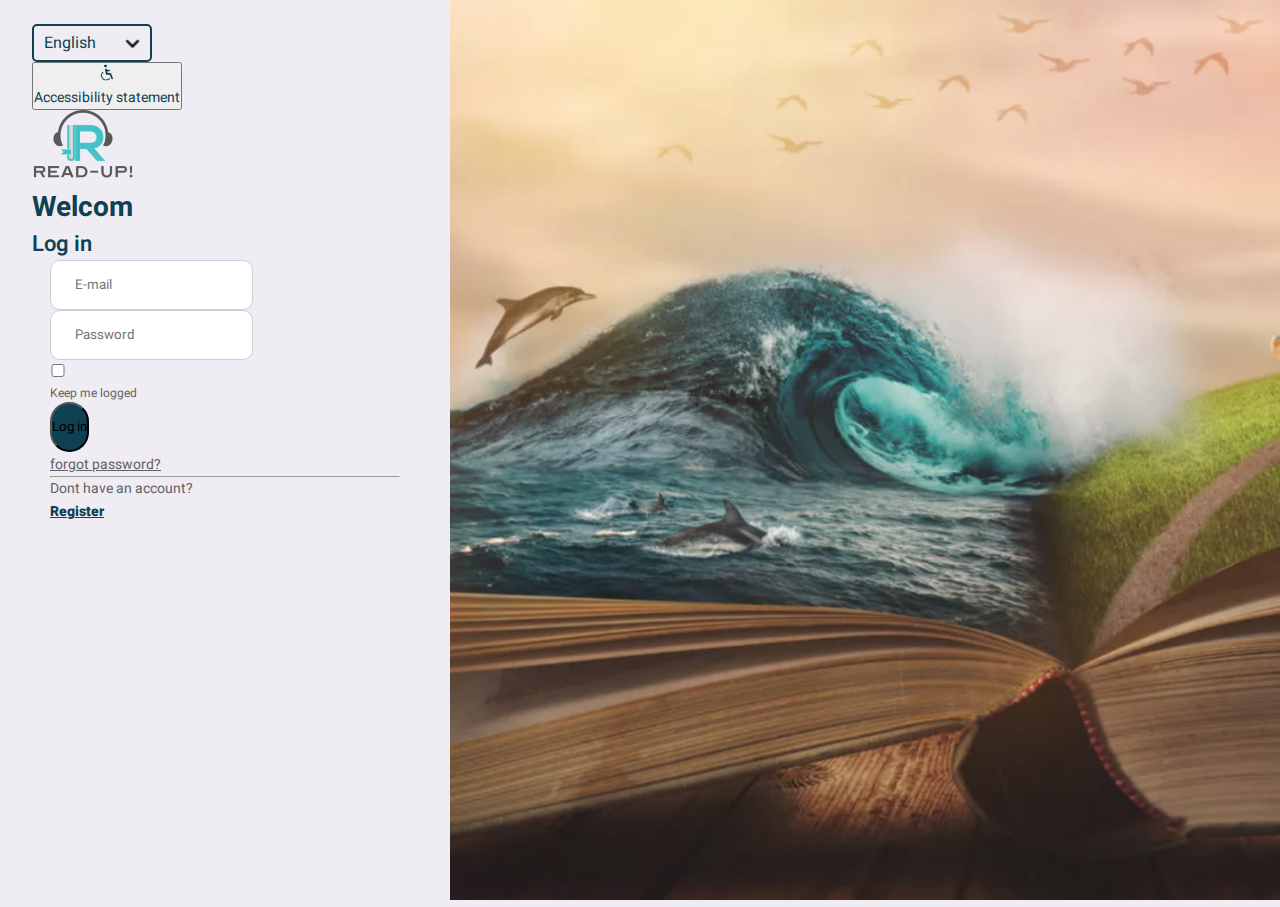
<file: index.en.html>
<!DOCTYPE html>
<html lang="en-US">
  <head>
    <meta charset="UTF-8" />
    <meta http-equiv="X-UA-Compatible" content="IE=edge" />
    <meta name="viewport" content="width=device-width, initial-scale=1.0" />
    <link
      rel="shortcut icon"
      href="./assets/images/logo.png"
      type="image/x-icon"
    />
    <!-- CSS -->
    <!-- CSS only -->
    <link
      href="https://cdn.jsdelivr.net/npm/bootstrap@5.2.3/dist/css/bootstrap.min.css"
      rel="stylesheet"
      integrity="sha384-rbsA2VBKQhggwzxH7pPCaAqO46MgnOM80zW1RWuH61DGLwZJEdK2Kadq2F9CUG65"
      crossorigin="anonymous"
    />
    <link rel="stylesheet" href="./assets/styles/login/login.css" />
    <!-- CSS -->
    <title>Login - English</title>
  </head>
  <body>
    <div class="login_container">
      <div class="form_container">
        <div class="d-flex justify-content-between">
          <div>
            <!-- LANGUAGE CHANGER -->
            <details class="custom-select">
              <summary class="radios">
                <input
                  type="radio"
                  name="item"
                  id="default"
                  title="English"
                  checked
                />
                <input type="radio" name="item" id="עברית" title="עברית" />
                <input type="radio" name="item" id="English" title="English" />
              </summary>
              <ul class="list">
                <li>
                  <label
                    class="d-flex align-items-center justify-content-between w-100"
                    for="עברית"
                  >
                    <a
                      class="text-decoration-none text-white d-flex align-items-center justify-content-between w-100 rtl"
                      href="index.html"
                    >
                      עברית
                    </a>
                  </label>
                </li>
                <li>
                  <label
                    class="d-flex align-items-center justify-content-between w-100"
                    for="English"
                  >
                    <a
                      class="text-decoration-none text-white d-flex align-items-center justify-content-between w-100"
                      href="index.en.html"
                    >
                      English
                    </a>
                  </label>
                </li>
              </ul>
            </details>
            <!-- LANGUAGE CHANGER -->
          </div>

          <button
            class="d-flex align-items-center bg-transparent border-0 gap-2"
          >
            <img src="./assets/icons/accessibility.svg" />
            <p class="mb-0 color1 text-decoration-underline f14">
              Accessibility statement
            </p>
          </button>
        </div>

        <div class="d-flex justify-content-center mt-5">
          <img src="./assets/images/logo.png" />
        </div>

        <h2 class="text-center mt-5 mb-1 f28 fw700 color1">Welcom</h2>
        <p class="text-center fw600 color1 f22">Log in</p>

        <div class="login_form_inputs mt-5">
          <div class="container-fluid">
            <div class="row gy-2">
              <div class="col-12">
                <input class="w-100" type="text" name="" placeholder="E-mail" />
              </div>
              <div class="col-12">
                <input
                  class="w-100"
                  type="text"
                  name=""
                  placeholder="Password"
                />
              </div>

              <div class="col-6 d-flex align-items-center gap-1 mt-4">
                <input type="checkbox" name="" />
                <p class="mb-0 f12 color11 pt-1">Keep me logged</p>
              </div>
              <div class="col-6 mt-4">
                <button class="w-100 bg_color1 text-white border-0">
                  Log in
                </button>
              </div>
              <div class="col-6"></div>
              <div class="col-6">
                <div class="text-center mt-1">
                  <a class="color11 f14" href="">forgot password?</a>
                </div>
              </div>

              <div class="col-12 mt-5">
                <hr />

                <div class="d-flex gap-1 justify-content-center">
                  <p class="color11 mb-0 f14">Dont have an account?</p>
                  <a class="color1 fw800 f14" href="">Register</a>
                </div>
              </div>
            </div>
          </div>
        </div>
      </div>
      <div class="image_container d-none d-sm-block">
        <img src="./assets/images/login.png" />
      </div>
    </div>

    <!-- SCRIPT -->
    <!-- JavaScript Bundle with Popper -->
    <script
      src="https://cdn.jsdelivr.net/npm/bootstrap@5.2.3/dist/js/bootstrap.bundle.min.js"
      integrity="sha384-kenU1KFdBIe4zVF0s0G1M5b4hcpxyD9F7jL+jjXkk+Q2h455rYXK/7HAuoJl+0I4"
      crossorigin="anonymous"
    ></script>
    <script src="./assets/js/index.js"></script>
  </body>
</html>
</file>
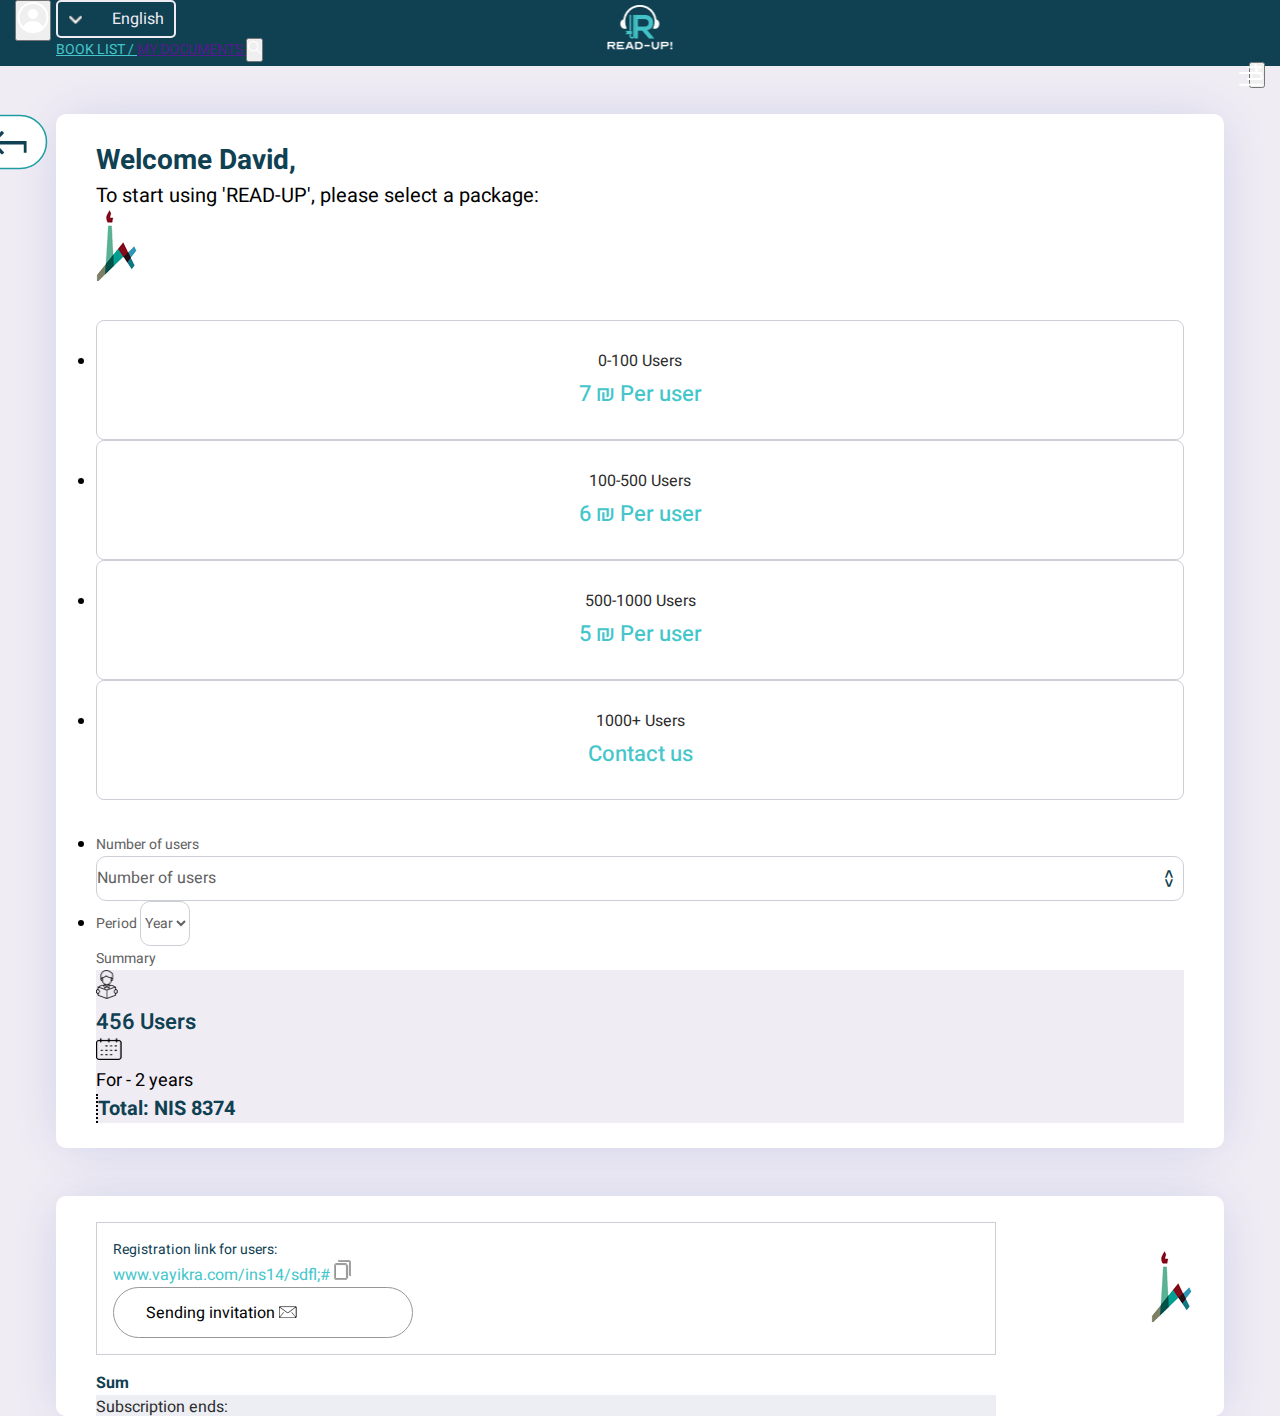
<file: institute.en.html>
<!DOCTYPE html>
<html lang="en-US">
  <head>
    <meta charset="UTF-8" />
    <meta http-equiv="X-UA-Compatible" content="IE=edge" />
    <meta name="viewport" content="width=device-width, initial-scale=1.0" />
    <link
      rel="shortcut icon"
      href="./assets/images/logo.png"
      type="image/x-icon"
    />
    <!-- CSS -->
    <!-- CSS only -->
    <link
      href="https://cdn.jsdelivr.net/npm/bootstrap@5.2.3/dist/css/bootstrap.min.css"
      rel="stylesheet"
      integrity="sha384-rbsA2VBKQhggwzxH7pPCaAqO46MgnOM80zW1RWuH61DGLwZJEdK2Kadq2F9CUG65"
      crossorigin="anonymous"
    />
    <link rel="stylesheet" href="./assets/styles/institute/institute.css" />
    <!-- CSS -->
    <title>Institute - English</title>
  </head>

  <body>
    <!-- HEADER START -->
    <div class="header_container">
      <div
        class="container-fluid h-100 d-flex justify-content-between align-items-center px-4"
      >
        <button class="profile bg-transparent border-0">
          <img src="./assets/icons/avatar.svg" alt="" />
        </button>

        <div class="page_container">
          <div
            class="inner_header_container w-100 d-flex justify-content-between align-items-center"
          >
            <!-- LANGUAGE CHANGER -->
            <details class="custom-select light d-none d-lg-block">
              <summary class="radios rtl">
                <input
                  type="radio"
                  name="item"
                  id="default"
                  title="English"
                  checked
                />
                <input type="radio" name="item" id="עברית" title="עברית" />
                <input type="radio" name="item" id="English" title="English" />
              </summary>
              <ul class="list">
                <li>
                  <label
                    class="d-flex align-items-center justify-content-between w-100 rtl"
                    for="עברית"
                  >
                    <a
                      class="text-decoration-none text-white d-flex align-items-center justify-content-between w-100"
                      href="institute.html"
                    >
                      עברית
                    </a>
                  </label>
                </li>
                <li>
                  <label
                    class="d-flex align-items-center justify-content-between w-100"
                    for="English"
                  >
                    <a
                      class="text-decoration-none text-white d-flex align-items-center justify-content-between w-100"
                      href="institute.en.html"
                    >
                      English
                    </a>
                  </label>
                </li>
              </ul>
            </details>
            <!-- LANGUAGE CHANGER -->

            <div class="logo">
              <img src="./assets/images/logo-light.png" alt="" />
            </div>

            <p class="mb-0 text-white f14 d-none d-lg-block">
              <a href="" class="text-decoration-none color10"> BOOK LIST / </a>
              <a href="" class="text-white text-decoration-none">
                MY DOCUMENTS
              </a>

              <button class="bg-transparent border-0">
                <img class="ms-1" src="./assets/icons/search.svg " alt="" />
              </button>
            </p>
          </div>
        </div>

        <button class="access bg-transparent border-0 d-none d-lg-block">
          <img src="./assets/icons/accessibility-light.svg" alt="" />
        </button>

        <div
          onclick="sidebar('hamburger')"
          id="hamburger"
          class="access bg-transparent border-0 d-block d-lg-none"
        >
          <img src="./assets/icons/hamburger.svg" alt="" />
        </div>
      </div>
    </div>
    <!-- HEADER END -->

    <!-- SIDEBAR START -->
    <div style="top: -100%" class="sidebar_container px-2">
      <div
        class="container-fluid d-flex align-items-center h-100 justify-content-between"
      >
        <!-- LANGUAGE CHANGER -->
        <details class="custom-select light">
          <summary class="radios rtl">
            <input
              type="radio"
              name="item-2"
              id="default"
              title="English"
              checked
            />
            <input type="radio" name="item-2" id="עברית-2" title="עברית" />
            <input type="radio" name="item-2" id="English-2" title="English" />
          </summary>
          <ul class="list">
            <li>
              <label
                class="d-flex align-items-center justify-content-between w-100 rtl"
                for="עברית-2"
              >
                <a
                  class="text-decoration-none text-white d-flex align-items-center justify-content-between w-100"
                  href="institute.html"
                >
                  עברית
                </a>
              </label>
            </li>
            <li>
              <label
                class="d-flex align-items-center justify-content-between w-100"
                for="English-2"
              >
                <a
                  class="text-decoration-none text-white d-flex align-items-center justify-content-between w-100"
                  href="institute.en.html"
                >
                  English
                </a>
              </label>
            </li>
          </ul>
        </details>
        <!-- LANGUAGE CHANGER -->

        <p class="mb-0 text-white f14">
          <a href="" class="text-decoration-none color10"> BOOK LIST / </a>
          <a href="" class="text-white text-decoration-none"> MY DOCUMENTS </a>

          <button class="bg-transparent border-0">
            <img class="ms-1" src="./assets/icons/search.svg " alt="" />
          </button>
        </p>

        <button class="access bg-transparent border-0">
          <img src="./assets/icons/accessibility-light.svg" alt="" />
        </button>
      </div>
    </div>
    <!-- SIDEBAR END -->

    <!-- SEARCH START -->
    <div onclick="sidebar('')" class="page_container">
      <div class="search_container">
        <img
          class="d-none d-lg-block back pointer"
          src="./assets/icons/back.svg"
          alt=""
        />

        <div class="d-flex justify-content-between">
          <div class="d-flex flex-column gap-2">
            <h1 class="color1 f28 mb-0 fw700">Welcome David,</h1>
            <p class="f20 mb-0 fw400">
              To start using 'READ-UP', please select a package:
            </p>
          </div>
          <div>
            <img src="./assets/images/logo2.svg" alt="" />
          </div>
        </div>

        <div class="row">
          <div class="col-12 col-lg-8">
            <ul class="user_card row gx-3 gy-3 list-unstyled">
              <li class="col-6 col-md-3">
                <div>
                  <p class="f16">0-100 Users</p>
                  <h3 class="f22 fw500">7 ₪ Per user</h3>
                </div>
              </li>
              <li class="col-6 col-md-3">
                <div>
                  <p class="f16">100-500 Users</p>
                  <h3 class="f22 fw500">6 ₪ Per user</h3>
                </div>
              </li>
              <li class="col-6 col-md-3">
                <div>
                  <p class="f16">500-1000 Users</p>
                  <h3 class="f22 fw500">5 ₪ Per user</h3>
                </div>
              </li>
              <li class="col-6 col-md-3">
                <div>
                  <p class="f16">1000+ Users</p>
                  <h3 class="f22 fw500">Contact us</h3>
                </div>
              </li>
            </ul>
          </div>
        </div>

        <div class="row">
          <div class="col-12 col-md-8">
            <ul class="user_card mt-2 row gx-3 list-unstyled">
              <li class="col-6 col-md-3">
                <label class="color11 f14" for="Number of users"
                  >Number of users</label
                >
                <form class="selectdiv">
                  <select class="f14 color11 ps-2 w-100" name="" id="">
                    <option value="Number of users">Number of users</option>
                    <option value="Number of users">Number of users</option>
                  </select>
                </form>
              </li>
              <li class="col-6 col-md-3">
                <label class="color11 f14" for="Period">Period </label>
                <select class="f14 color11 ps-2 w-100" name="" id="">
                  <option value="Year">Year</option>
                  <option value="Year">Year</option>
                </select>
              </li>

              <div class="col-12 mt-4">
                <label class="color11 f14" for="Period">Summary</label>
                <div class="rounded-3 bg_color3 p-3">
                  <div class="row align-items-center">
                    <div class="col-4 col-md-3 d-flex align-items-center">
                      <img src="./assets/icons/userAvtr.svg" alt="" />
                      <h2 class="mb-0 fw600 color1 ms-2 f22">456 Users</h2>
                    </div>
                    <div class="col-4 col-md-3 d-flex align-items-center">
                      <img src="./assets/icons/cal2.svg" alt="" />
                      <p class="f18 ms-2 colo11 f16 mb-0">For - 2 years</p>
                    </div>
                    <div class="d-none d-md-block col-3"></div>
                    <div class="col-4 col-md-3 last">
                      <h2 class="mb-0 mt-1 f20 fw700 color1">
                        Total: NIS 8374
                      </h2>
                    </div>
                  </div>
                </div>
              </div>
            </ul>
          </div>
        </div>
      </div>
    </div>
    <!-- SEARCH END -->

    <!-- SUBSCRIPTION END -->
    <div onclick="sidebar('')" class="page_container pb-4 pb-md-0">
      <div class="search_container subscription_container py-4">
        <div class="text-end logo2">
          <img src="./assets/images/logo2.svg" alt="" />
        </div>

        <div class="cal_details mt-4">
          <div
            class="register_link d-flex flex-column flex-lg-row justify-content-between align-items-lg-center"
          >
            <div>
              <p class="mb-0 color1 f14">Registration link for users:</p>
              <p class="mb-0 color10 d-flex align-items-center">
                www.vayikra.com/ins14/sdfl;#
                <img class="pointer ms-2" src="./assets/icons/copy.svg" alt="" />
              </p>
            </div>
            <div class="message_cont mt-3 mt-lg-0">
              Sending invitation
              <img class="ps-4" src="./assets/icons/message.svg" alt="" />
            </div>
          </div>

          <div class="row">
            <div class="col-12 col-lg-1">
              <p class="color1 fw700 mb-0">Sum</p>
            </div>
            <div class="col-12 col-lg-11">
              <div
                class="inner_cal_details d-flex flex-column flex-md-row justify-content-between px-4 py-3 rounded-1 w-100"
              >
                <div class="d-flex align-items-center pb-2 pb-md-0">
                  <div>
                    <p class="color5 mb-0">Subscription ends:</p>
                    <h5 class="mb-0 color1 fw500 f28">24.3.22</h5>
                  </div>
                  <div class="ms-5">
                    <img src="./assets/icons/cal.svg" alt="" />
                  </div>
                </div>
                <div class="line_ver"></div>
                <div
                  class="d-flex align-items-center pt-2 pt-md-0 pb-2 pb-md-0"
                >
                  <div>
                    <p class="mb-0 color5">Chapters read</p>
                    <h5 class="mb-0 color1 fw500 f28">13 Episodes</h5>
                  </div>
                  <div class="ms-5">
                    <img src="./assets/icons/book.svg" alt="" />
                  </div>
                </div>
                <div class="line_ver"></div>
                <div class="d-flex align-items-center pt-2 pt-md-0">
                  <div>
                    <p class="mb-0 color5">Total Reading Time:</p>
                    <h5 class="mb-0 color1 fw500 f28">12:05 Hours</h5>
                  </div>
                  <div class="ms-5">
                    <img src="./assets/icons/timer.svg" alt="" />
                  </div>
                </div>
              </div>
            </div>
          </div>
          <br />
          <div class="row">
            <div class="col-12 col-lg-1">
              <p class="color1 fw700 mb-0">Per student</p>
            </div>
            <div class="col-12 col-lg-11">
              <div
                class="inner_cal_details d-flex flex-column flex-md-row justify-content-between px-4 py-3 rounded-1 w-100"
              >
                <div class="d-flex align-items-center pb-2 pb-md-0">
                  <div>
                    <p class="color5 mb-0">Active users</p>
                    <h5 class="mb-0 color1 fw500 f28">145</h5>
                  </div>
                  <div class="ms-5">
                    <img src="./assets/icons/cal.svg" alt="" />
                  </div>
                </div>
                <div class="line_ver"></div>
                <div
                  class="d-flex align-items-center pt-2 pt-md-0 pb-2 pb-md-0"
                >
                  <div>
                    <p class="mb-0 color5">פרקים שנקראו</p>
                    <h5 class="mb-0 color1 fw500 f28">5 Chapters</h5>
                  </div>
                  <div class="ms-5">
                    <img src="./assets/icons/book.svg" alt="" />
                  </div>
                </div>
                <div class="line_ver"></div>
                <div class="d-flex align-items-center pt-2 pt-md-0">
                  <div>
                    <p class="mb-0 color5">Total reading time</p>
                    <h5 class="mb-0 color1 fw500 f28">12:05 Hours</h5>
                  </div>
                  <div class="ms-5">
                    <img src="./assets/icons/timer.svg" alt="" />
                  </div>
                </div>
              </div>
            </div>
          </div>

          <div class="form_sec row mt-5">
            <div class="col-12 col-sm-6">
              <p class="mb-2 color1 fw700 heebo f22">Institution details</p>
              <input class="w-100" type="text" placeholder="First Name" />
              <input class="mt-3 w-100" type="text" placeholder="Surname" />
              <input class="mt-3 w-100" type="text" placeholder="E-mail" />
              <input class="mt-3 w-100" type="text" placeholder="Tel" />
              <div class="selectdiv">
                <select class="mt-3 w-100">
                  <option value="Gender">Gender</option>
                  <option value="Male">Male</option>
                  <option value="Female">Female</option>
                </select>
              </div>
              <div class="selectdiv">
                <select class="mt-3 w-100">
                  <option value="Gender">Country</option>
                  <option value="Male">USA</option>
                  <option value="Female">China</option>
                </select>
              </div>
              <input class="mt-3 w-100" type="text" placeholder="Address" />
              <div class="selectdiv">
                <select class="mt-3 w-100">
                  <option value="Gender">Town</option>
                  <option value="Male">Jerusalem</option>
                  <option value="Female">New York</option>
                </select>
              </div>
              <input
                class="mt-3 w-100"
                type="text"
                placeholder="Postral code"
              />

              <div class="d-flex gap-3 align-items-center mt-3">
                <img class="pointer" src="./assets/icons/upload.svg" alt="" />
                <p class="mb-0 color11">Logo upload</p>
              </div>
            </div>
            <div class="col-12 col-sm-6 mt-5 mt-sm-0">
              <div class="d-flex flex-column justify-content-between h-100">
                <div>
                  <p class="mb-2 color1 fw700 heebo f22">Password change</p>
                  <input class="w-100" type="text" placeholder="New password" />
                  <input
                    class="mt-3 w-100"
                    type="text"
                    placeholder="New password (again)"
                  />
                </div>
              </div>
            </div>
          </div>
        </div>
        <div class="save_btn text-end">
          <button class="bg_color1 px-5 py-2 rounded-pill border-0 text-white">
            Save
          </button>
        </div>
      </div>
    </div>
    <!-- SUBSCRIPTION END -->

    <!-- SCRIPT -->
    <!-- JavaScript Bundle with Popper -->
    <script
      src="https://cdn.jsdelivr.net/npm/bootstrap@5.2.3/dist/js/bootstrap.bundle.min.js"
      integrity="sha384-kenU1KFdBIe4zVF0s0G1M5b4hcpxyD9F7jL+jjXkk+Q2h455rYXK/7HAuoJl+0I4"
      crossorigin="anonymous"
    ></script>
    <script src="./assets/js/index.js"></script>
  </body>
</html>
</file>
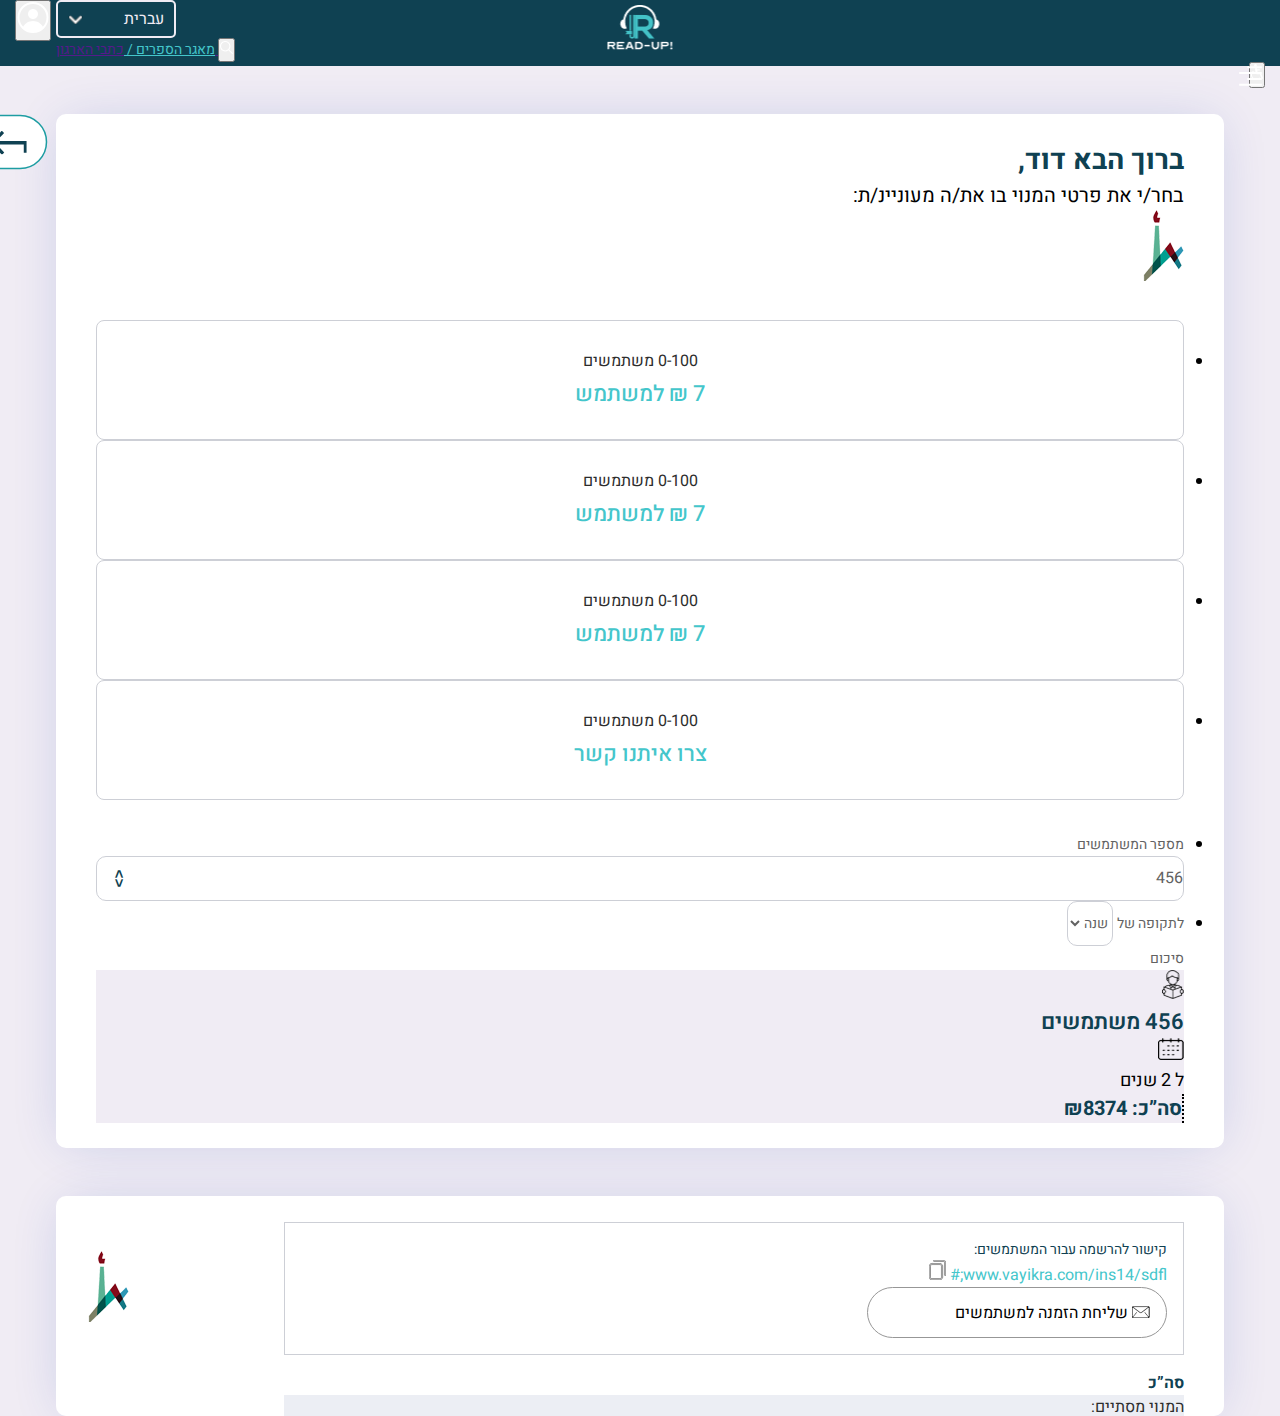
<file: institute.html>
<!DOCTYPE html>
<html lang="he">
  <head>
    <meta charset="UTF-8" />
    <meta http-equiv="X-UA-Compatible" content="IE=edge" />
    <meta name="viewport" content="width=device-width, initial-scale=1.0" />
    <link
      rel="shortcut icon"
      href="./assets/images/logo.png"
      type="image/x-icon"
    />
    <!-- CSS -->
    <!-- CSS only -->
    <link
      href="https://cdn.jsdelivr.net/npm/bootstrap@5.2.3/dist/css/bootstrap.min.css"
      rel="stylesheet"
      integrity="sha384-rbsA2VBKQhggwzxH7pPCaAqO46MgnOM80zW1RWuH61DGLwZJEdK2Kadq2F9CUG65"
      crossorigin="anonymous"
    />
    <link rel="stylesheet" href="./assets/styles/institute/institute.css" />
    <!-- CSS -->
    <title>Institute - Herbrew</title>
  </head>
  <body>
    <!-- HEADER START -->
    <div class="header_container">
      <div
        class="container-fluid h-100 d-flex justify-content-between align-items-center px-4"
      >
        <button class="profile bg-transparent border-0">
          <img src="./assets/icons/avatar.svg" alt="" />
        </button>

        <div class="page_container">
          <div
            class="inner_header_container w-100 d-flex justify-content-between align-items-center"
          >
            <!-- LANGUAGE CHANGER -->
            <details class="custom-select light d-none d-lg-block">
              <summary class="radios rtl">
                <input
                  type="radio"
                  name="item"
                  id="default"
                  title="עברית"
                  checked
                />
                <input type="radio" name="item" id="עברית" title="עברית" />
                <input type="radio" name="item" id="English" title="English" />
              </summary>
              <ul class="list">
                <li>
                  <label
                    class="d-flex align-items-center justify-content-between w-100 rtl"
                    for="עברית"
                  >
                    <a
                      class="text-decoration-none text-white d-flex align-items-center justify-content-between w-100"
                      href="institute.html"
                    >
                      עברית
                    </a>
                  </label>
                </li>
                <li>
                  <label
                    class="d-flex align-items-center justify-content-between w-100"
                    for="English"
                  >
                    <a
                      class="text-decoration-none text-white d-flex align-items-center justify-content-between w-100"
                      href="institute.en.html"
                    >
                      English
                    </a>
                  </label>
                </li>
              </ul>
            </details>
            <!-- LANGUAGE CHANGER -->

            <div class="logo">
              <img src="./assets/images/logo-light.png" alt="" />
            </div>

            <p class="mb-0 text-white f14 d-none d-lg-block">
              <a href="" class="text-decoration-none color10">
                מאגר הספרים /
              </a>
              <a href="" class="text-white text-decoration-none">
                כתבי הארגון
              </a>

              <button class="bg-transparent border-0">
                <img class="ms-1" src="./assets/icons/search.svg " alt="" />
              </button>
            </p>
          </div>
        </div>

        <button class="access bg-transparent border-0 d-none d-lg-block">
          <img src="./assets/icons/accessibility-light.svg" alt="" />
        </button>

        <div
          onclick="sidebar('hamburger')"
          id="hamburger"
          class="access bg-transparent border-0 d-block d-lg-none"
        >
          <img src="./assets/icons/hamburger.svg" alt="" />
        </div>
      </div>
    </div>
    <!-- HEADER END -->

    <!-- SIDEBAR START -->
    <div style="top: -100%" class="sidebar_container px-2">
      <div
        class="container-fluid d-flex align-items-center h-100 justify-content-between"
      >
        <!-- LANGUAGE CHANGER -->
        <details class="custom-select light">
          <summary class="radios rtl">
            <input
              type="radio"
              name="item-2"
              id="default"
              title="עברית"
              checked
            />
            <input type="radio" name="item-2" id="עברית-2" title="עברית" />
            <input type="radio" name="item-2" id="English-2" title="English" />
          </summary>
          <ul class="list">
            <li>
              <label
                class="d-flex align-items-center justify-content-between w-100 rtl"
                for="עברית-2"
              >
                <a
                  class="text-decoration-none text-white d-flex align-items-center justify-content-between w-100"
                  href="institute.html"
                >
                  עברית
                </a>
              </label>
            </li>
            <li>
              <label
                class="d-flex align-items-center justify-content-between w-100"
                for="English-2"
              >
                <a
                  class="text-decoration-none text-white d-flex align-items-center justify-content-between w-100"
                  href="institute.en.html"
                >
                  English
                </a>
              </label>
            </li>
          </ul>
        </details>
        <!-- LANGUAGE CHANGER -->

        <p class="mb-0 text-white f14">
          <a href="" class="text-decoration-none color10"> מאגר הספרים / </a>
          <a href="" class="text-white text-decoration-none"> כתבי הארגון </a>

          <button class="bg-transparent border-0">
            <img class="ms-1" src="./assets/icons/search.svg " alt="" />
          </button>
        </p>

        <button class="access bg-transparent border-0">
          <img src="./assets/icons/accessibility-light.svg" alt="" />
        </button>
      </div>
    </div>
    <!-- SIDEBAR END -->

    <!-- SEARCH START -->
    <div onclick="sidebar('')" class="page_container rtl">
      <div class="search_container">
        <img
          class="d-none d-lg-block back pointer"
          src="./assets/icons/back.svg"
          alt=""
        />

        <div class="d-flex justify-content-between">
          <div class="d-flex flex-column gap-2">
            <h1 class="color1 f28 mb-0 fw700">ברוך הבא דוד,</h1>
            <p class="f20 mb-0 fw400">בחר/י את פרטי המנוי בו את/ה מעוניינ/ת:</p>
          </div>
          <div>
            <img src="./assets/images/logo2.svg" alt="" />
          </div>
        </div>

        <div class="row">
          <div class="col-12 col-lg-9">
            <ul class="user_card row gx-3 gy-3 list-unstyled">
              <li class="col-6 col-md-3">
                <div>
                  <p class="f16">0-100 משתמשים</p>
                  <h3 class="f22 fw500">7 ₪ למשתמש</h3>
                </div>
              </li>
              <li class="col-6 col-md-3">
                <div>
                  <p class="f16">0-100 משתמשים</p>
                  <h3 class="f22 fw500">7 ₪ למשתמש</h3>
                </div>
              </li>
              <li class="col-6 col-md-3">
                <div>
                  <p class="f16">0-100 משתמשים</p>
                  <h3 class="f22 fw500">7 ₪ למשתמש</h3>
                </div>
              </li>
              <li class="col-6 col-md-3">
                <div>
                  <p class="f16">0-100 משתמשים</p>
                  <h3 class="f22 fw500">צרו איתנו קשר</h3>
                </div>
              </li>
            </ul>
          </div>
        </div>

        <div class="row">
          <div class="col-12 col-lg-9">
            <ul class="user_card mt-2 row gx-3 list-unstyled">
              <li class="col-6 col-md-3">
                <label class="color11 f14" for="Number of users"
                  >מספר המשתמשים</label
                >
                <form class="selectdiv rtl">
                  <select class="f14 color11 pe-2 w-100" name="" id="">
                    <option value="456">456</option>
                    <option value="456">456</option>
                  </select>
                </form>
              </li>
              <li class="col-6 col-md-3">
                <label class="color11 f14" for="Period">לתקופה של</label>
                <select class="f14 color11 pe-2 w-100" name="" id="">
                  <option value="שנה">שנה</option>
                  <option value="שנה">שנה</option>
                </select>
              </li>

              <div class="col-12 mt-4">
                <label class="color11 f14" for="Period">סיכום</label>
                <div class="rounded-3 bg_color3 p-3">
                  <div class="row align-items-center">
                    <div class="col-4 col-md-3 d-flex align-items-center">
                      <img src="./assets/icons/userAvtr.svg" alt="" />
                      <h2 class="mb-0 fw600 color1 me-2 f22">456 משתמשים</h2>
                    </div>
                    <div class="col-4 col-md-3 d-flex align-items-center">
                      <img src="./assets/icons/cal2.svg" alt="" />
                      <p class="f18 me-2 colo11 f16 mb-0">ל 2 שנים</p>
                    </div>
                    <div class="d-none d-md-block col-3"></div>
                    <div class="col-4 col-md-3 last rtl">
                      <h2 class="mb-0 mt-1 f20 fw700 color1">סה”כ: ₪8374</h2>
                    </div>
                  </div>
                </div>
              </div>
            </ul>
          </div>
        </div>
      </div>
    </div>
    <!-- SEARCH END -->

    <!-- SUBSCRIPTION END -->
    <div onclick="sidebar('')" class="page_container pb-4 pb-md-0 rtl">
      <div class="search_container subscription_container py-4">
        <div class="text-end logo2 rtl">
          <img src="./assets/images/logo2.svg" alt="" />
        </div>

        <div class="cal_details mt-4">
          <div
            class="register_link d-flex flex-column flex-lg-row justify-content-between align-items-lg-center"
          >
            <div>
              <p class="mb-0 color1 f14">קישור להרשמה עבור המשתמשים:</p>
              <p class="mb-0 color10 d-flex align-items-center">
                www.vayikra.com/ins14/sdfl;#
                <img class="me-2 pointer" src="./assets/icons/copy.svg" alt="" />
              </p>
            </div>
            <div class="message_cont mt-5 mt-md-0 mt-lg-0 rtl">
              <img class="ps-4" src="./assets/icons/message.svg" alt="" />
              שליחת הזמנה למשתמשים
            </div>
          </div>

          <div class="row">
            <div class="col-12 col-lg-1">
              <p class="color1 fw700 mb-0">סה”כ</p>
            </div>
            <div class="col-12 col-lg-11">
              <div
                class="inner_cal_details d-flex flex-column flex-md-row justify-content-between px-4 py-3 rounded-1 w-100"
              >
                <div class="d-flex align-items-center pb-2 pb-md-0">
                  <div>
                    <p class="color5 mb-0">המנוי מסתיים:</p>
                    <h5 class="mb-0 color1 fw500 f28">24.3.22</h5>
                  </div>
                  <div class="me-5">
                    <img src="./assets/icons/cal.svg" alt="" />
                  </div>
                </div>
                <div class="line_ver"></div>
                <div
                  class="d-flex align-items-center pt-2 pt-md-0 pb-2 pb-md-0"
                >
                  <div>
                    <p class="mb-0 color5">פרקים שנקראו</p>
                    <h5 class="mb-0 color1 fw500 f28">13 פרקים</h5>
                  </div>
                  <div class="me-5">
                    <img src="./assets/icons/book.svg" alt="" />
                  </div>
                </div>
                <div class="line_ver"></div>
                <div class="d-flex align-items-center pt-2 pt-md-0">
                  <div>
                    <p class="mb-0 color5">זמן קריאה כולל</p>
                    <h5 class="mb-0 color1 fw500 f28">12:05 שעות</h5>
                  </div>
                  <div class="me-5">
                    <img src="./assets/icons/timer.svg" alt="" />
                  </div>
                </div>
              </div>
            </div>
          </div>
          <br />
          <div class="row">
            <div class="col-12 col-lg-1">
              <p class="color1 fw700 mb-0">פר סטודנט</p>
            </div>
            <div class="col-12 col-lg-11">
              <div
                class="inner_cal_details d-flex flex-column flex-md-row justify-content-between px-4 py-3 rounded-1 w-100"
              >
                <div class="d-flex align-items-center pb-2 pb-md-0">
                  <div>
                    <p class="color5 mb-0">משתמשים פעילים</p>
                    <h5 class="mb-0 color1 fw500 f28">145</h5>
                  </div>
                  <div class="me-5">
                    <img src="./assets/icons/cal.svg" alt="" />
                  </div>
                </div>
                <div class="line_ver"></div>
                <div
                  class="d-flex align-items-center pt-2 pt-md-0 pb-2 pb-md-0"
                >
                  <div>
                    <p class="mb-0 color5">פרקים שנקראו</p>
                    <h5 class="mb-0 color1 fw500 f28">5 פרקים</h5>
                  </div>
                  <div class="me-5">
                    <img src="./assets/icons/book.svg" alt="" />
                  </div>
                </div>
                <div class="line_ver"></div>
                <div class="d-flex align-items-center pt-2 pt-md-0">
                  <div>
                    <p class="mb-0 color5">זמן קריאה כולל</p>
                    <h5 class="mb-0 color1 fw500 f28">12:05 שעות</h5>
                  </div>
                  <div class="me-5">
                    <img src="./assets/icons/timer.svg" alt="" />
                  </div>
                </div>
              </div>
            </div>
          </div>

          <div class="form_sec row mt-5">
            <div class="col-12 col-sm-6">
              <p class="mb-2 color1 fw700 heebo f22">עריכת פרטי המוסד</p>
              <input
                class="w-100"
                type="text"
                placeholder="שם פרטי של בעל התפקיד"
              />
              <input
                class="mt-3 w-100"
                type="text"
                placeholder="שם משפחה של בעל התפקיד"
              />
              <input class="mt-3 w-100" type="text" placeholder="תפקיד" />
              <input class="mt-3 w-100" type="text" placeholder="כתובת מייל" />
              <div class="selectdiv rtl">
                <select class="mt-3 w-100">
                  <option value="מספר טלפון">מספר טלפון</option>
                  <option value="Male">Male</option>
                  <option value="Female">Female</option>
                </select>
              </div>
              <div class="selectdiv rtl">
                <select class="mt-3 w-100">
                  <option value="מדינה">מדינה</option>
                  <option value="Male">USA</option>
                  <option value="Female">China</option>
                </select>
              </div>
              <input class="mt-3 w-100" type="text" placeholder="Address" />
              <div class="selectdiv rtl">
                <select class="mt-3 w-100">
                  <option value="כתובת">כתובת</option>
                  <option value="Male">Jerusalem</option>
                  <option value="Female">New York</option>
                </select>
              </div>
              <input class="mt-3 w-100" type="text" placeholder="עיר" />

              <div class="d-flex gap-3 align-items-center mt-3">
                <img class="pointer" src="./assets/icons/upload.svg" alt="" />
                <p class="mb-0 color11">העלאת לוגו</p>
              </div>
            </div>
            <div class="col-12 col-sm-6 mt-5 mt-sm-0">
              <div class="d-flex flex-column justify-content-between h-100">
                <div>
                  <p class="mb-2 color1 fw700 heebo f22">שינוי סיסמא:</p>
                  <input class="w-100" type="text" placeholder="סיסמא חדשה" />
                  <input
                    class="mt-3 w-100"
                    type="text"
                    placeholder="סיסמא חדשה ( שוב)"
                  />
                </div>
              </div>
            </div>
          </div>
        </div>
        <div class="save_btn text-start">
          <button class="bg_color1 px-5 py-2 rounded-pill border-0 text-white">
            שמירה
          </button>
        </div>
      </div>
    </div>
    <!-- SUBSCRIPTION END -->

    <!-- SCRIPT -->
    <!-- JavaScript Bundle with Popper -->
    <script
      src="https://cdn.jsdelivr.net/npm/bootstrap@5.2.3/dist/js/bootstrap.bundle.min.js"
      integrity="sha384-kenU1KFdBIe4zVF0s0G1M5b4hcpxyD9F7jL+jjXkk+Q2h455rYXK/7HAuoJl+0I4"
      crossorigin="anonymous"
    ></script>
    <script src="./assets/js/index.js"></script>
  </body>
</html>
</file>
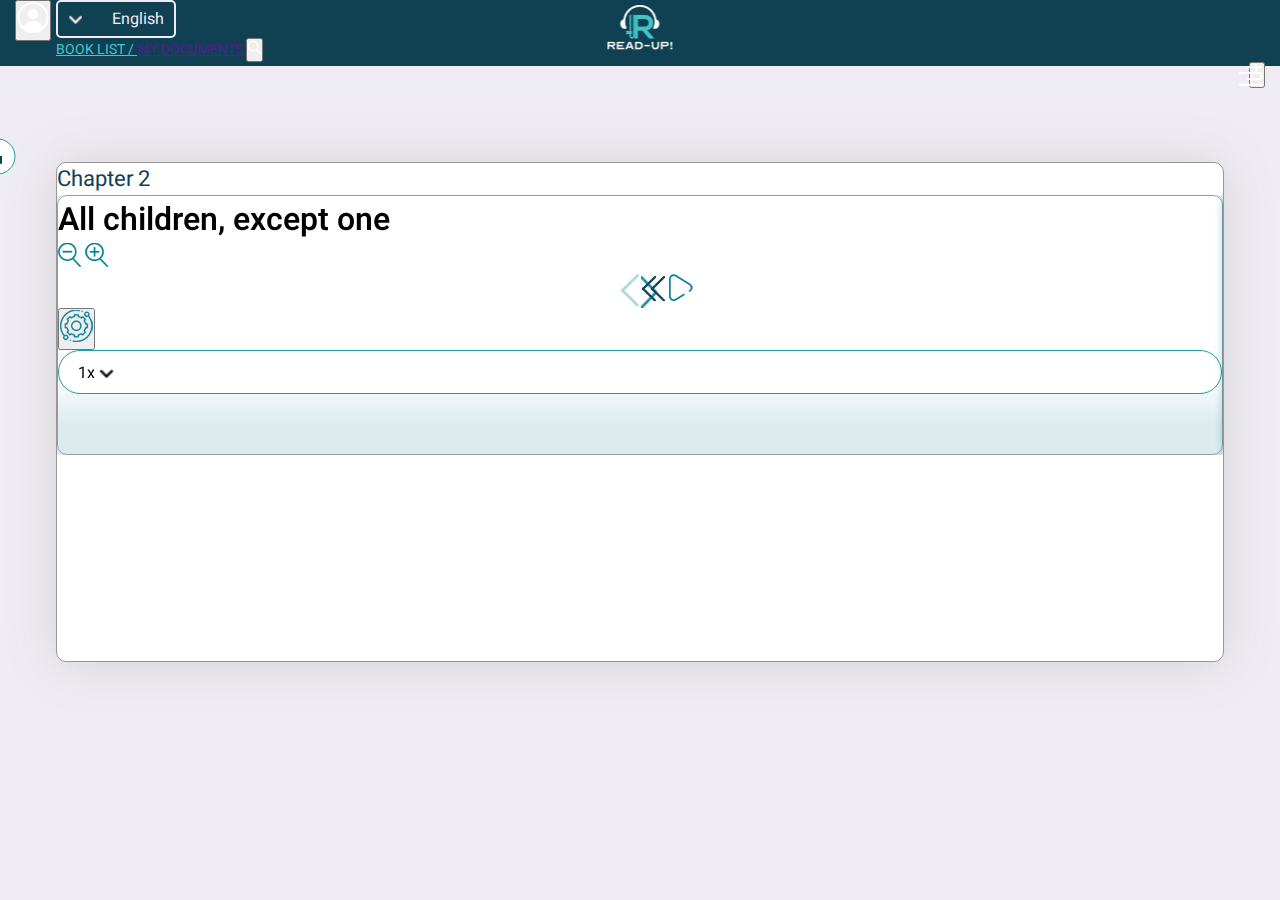
<file: reader.en.html>
<!DOCTYPE html>
<html lang="en-US">
  <head>
    <meta charset="UTF-8" />
    <meta http-equiv="X-UA-Compatible" content="IE=edge" />
    <meta name="viewport" content="width=device-width, initial-scale=1.0" />
    <link
      rel="shortcut icon"
      href="./assets/images/logo.png"
      type="image/x-icon"
    />
    <!-- CSS -->
    <!-- CSS only -->
    <script src="https://cdnjs.cloudflare.com/ajax/libs/jquery/2.1.0/jquery.js"></script>
    <link
      rel="stylesheet"
      href="https://cdn.jsdelivr.net/npm/bootstrap-icons@1.7.0/font/bootstrap-icons.css"
    />
    <link
      href="https://cdn.jsdelivr.net/npm/bootstrap@5.2.3/dist/css/bootstrap.min.css"
      rel="stylesheet"
      integrity="sha384-rbsA2VBKQhggwzxH7pPCaAqO46MgnOM80zW1RWuH61DGLwZJEdK2Kadq2F9CUG65"
      crossorigin="anonymous"
    />
    <link rel="stylesheet" href="./assets/styles/reader/reader.css" />
    <link
      rel="stylesheet"
      href="https://unpkg.com/swiper/swiper-bundle.min.css"
    />
    <!-- CSS -->
    <title>Reader - English</title>
  </head>
  <body>
    <!-- HEADER START -->
    <div class="header_container">
      <div
        class="container-fluid h-100 d-flex justify-content-between align-items-center px-4"
      >
        <button class="profile bg-transparent border-0">
          <img src="./assets/icons/avatar.svg" alt="" />
        </button>

        <div class="page_container">
          <div
            class="inner_header_container w-100 d-flex justify-content-between align-items-center"
          >
            <!-- LANGUAGE CHANGER -->
            <details class="custom-select light d-none d-lg-block">
              <summary class="radios rtl">
                <input
                  type="radio"
                  name="item"
                  id="default"
                  title="English"
                  checked
                />
                <input type="radio" name="item" id="עברית" title="עברית" />
                <input type="radio" name="item" id="English" title="English" />
              </summary>
              <ul class="list">
                <li>
                  <label
                    class="d-flex align-items-center justify-content-between w-100 rtl"
                    for="עברית"
                  >
                    <a
                      class="text-decoration-none text-white d-flex align-items-center justify-content-between w-100"
                      href="reader.html"
                    >
                      עברית
                    </a>
                  </label>
                </li>
                <li>
                  <label
                    class="d-flex align-items-center justify-content-between w-100"
                    for="English"
                  >
                    <a
                      class="text-decoration-none text-white d-flex align-items-center justify-content-between w-100"
                      href="reader.en.html"
                    >
                      English
                    </a>
                  </label>
                </li>
              </ul>
            </details>
            <!-- LANGUAGE CHANGER -->

            <div class="logo">
              <img src="./assets/images/logo-light.png" alt="" />
            </div>

            <p class="mb-0 text-white f14 d-none d-lg-block">
              <a href="" class="text-decoration-none color10"> BOOK LIST / </a>
              <a href="" class="text-white text-decoration-none">
                MY DOCUMENTS
              </a>

              <button class="bg-transparent border-0">
                <img class="ms-1" src="./assets/icons/search.svg " alt="" />
              </button>
            </p>
          </div>
        </div>

        <button class="access bg-transparent border-0 d-none d-lg-block">
          <img src="./assets/icons/accessibility-light.svg" alt="" />
        </button>

        <div
          onclick="sidebar('hamburger')"
          id="hamburger"
          class="access bg-transparent border-0 d-block d-lg-none"
        >
          <img src="./assets/icons/hamburger.svg" alt="" />
        </div>
      </div>
    </div>
    <!-- HEADER END -->

    <!-- SIDEBAR START -->
    <div style="top: -100%" class="sidebar_container px-2">
      <div
        class="container-fluid d-flex align-items-center h-100 justify-content-between"
      >
        <!-- LANGUAGE CHANGER -->
        <details class="custom-select light">
          <summary class="radios rtl">
            <input
              type="radio"
              name="item-2"
              id="default"
              title="English"
              checked
            />
            <input type="radio" name="item-2" id="עברית-2" title="עברית" />
            <input type="radio" name="item-2" id="English-2" title="English" />
          </summary>
          <ul class="list">
            <li>
              <label
                class="d-flex align-items-center justify-content-between w-100 rtl"
                for="עברית-2"
              >
                <a
                  class="text-decoration-none text-white d-flex align-items-center justify-content-between w-100"
                  href="reader.html"
                >
                  עברית
                </a>
              </label>
            </li>
            <li>
              <label
                class="d-flex align-items-center justify-content-between w-100"
                for="English-2"
              >
                <a
                  class="text-decoration-none text-white d-flex align-items-center justify-content-between w-100"
                  href="reader.en.html"
                >
                  English
                </a>
              </label>
            </li>
          </ul>
        </details>
        <!-- LANGUAGE CHANGER -->

        <p class="mb-0 text-white f14">
          <a href="" class="text-decoration-none color10"> BOOK LIST / </a>
          <a href="" class="text-white text-decoration-none"> MY DOCUMENTS </a>

          <button class="bg-transparent border-0">
            <img class="ms-1" src="./assets/icons/search.svg " alt="" />
          </button>
        </p>

        <button class="access bg-transparent border-0">
          <img src="./assets/icons/accessibility-light.svg" alt="" />
        </button>
      </div>
    </div>
    <!-- SIDEBAR END -->

    <!-- BODY START -->
    <div class="page_container">
      <div class="body_container">
        <div class="page_inner body_part py-4 px-4">
          <div class="container-fluid position-relative">
            <!-- BACK -->
            <div class="back_btn d-none d-md-block">
              <img src="./assets/icons/back.svg" alt="" />
            </div>
            <!-- BACK -->

            <div class="text-center mb-4">
              <p class="f22 mb-0 fw400 color1">Chapter 2</p>
            </div>

            <!-- BODY SLIDER START -->
            <!-- Swiper -->
            <div class="swiper mySwiper">
              <div class="swiper-wrapper">
                <div class="swiper-slide px-1 px-md-4 py-3">
                  <div
                    class="slide_box d-flex justify-content-center align-items-center position-relative"
                  >
                    <h1 class="text-center fw600">All children, except one</h1>

                    <!-- BOTTOM PART -->
                    <div
                      class="w-100 position-absolute bottom-0 d-flex justify-content-between py-2 px-3"
                    >
                      <div>
                        <img src="./assets/images/maga2.png" alt="" />
                        <img
                          class="ms-2"
                          src="./assets/images/maga1.png"
                          alt=""
                        />
                      </div>
                      <div class="center_part position-absolute">
                        <img
                          class="swiper-button-prev"
                          src="./assets/images/re.png"
                          alt=""
                        />
                        <img
                          class="ms-3"
                          src="./assets/icons/twoLeft.svg"
                          alt=""
                        />
                        <img
                          class="mx-2"
                          src="./assets/images/play.png"
                          alt=""
                        />
                        <img
                          class="swiper-button-next"
                          src="./assets/images/fwd.png"
                          alt=""
                        />
                      </div>
                      <div class="d-flex gap-3 align-items-center">
                        <button
                          class="border-0"
                          data-bs-toggle="modal"
                          data-bs-target="#exampleModal"
                        >
                          <img src="./assets/images/set.png" alt="" />
                        </button>

                        <div class="zoom d-none d-md-block">
                          1x
                          <img
                            class="ms-2"
                            src="./assets/icons/downArrow.svg"
                            alt=""
                          />
                        </div>
                      </div>
                    </div>
                  </div>
                </div>
                <div class="swiper-slide px-1 px-md-4 py-3">
                  <div
                    class="slide_box d-flex justify-content-center align-items-center position-relative"
                  >
                    <h1 class="text-center fw600">All children, except one</h1>

                    <!-- BOTTOM PART -->
                    <div
                      class="w-100 position-absolute bottom-0 d-flex justify-content-between py-2 px-3"
                    >
                      <div>
                        <img src="./assets/images/maga2.png" alt="" />
                        <img
                          class="ms-2"
                          src="./assets/images/maga1.png"
                          alt=""
                        />
                      </div>
                      <div class="center_part position-absolute">
                        <img
                          class="swiper-button-prev"
                          src="./assets/images/re.png"
                          alt=""
                        />
                        <img
                          class="ms-3"
                          src="./assets/icons/twoLeft.svg"
                          alt=""
                        />
                        <img
                          class="mx-2"
                          src="./assets/images/play.png"
                          alt=""
                        />
                        <img
                          class="swiper-button-next"
                          src="./assets/images/fwd.png"
                          alt=""
                        />
                      </div>
                      <div>
                        <button
                          class="border-0"
                          data-bs-toggle="modal"
                          data-bs-target="#exampleModal"
                        >
                          <img src="./assets/images/set.png" alt="" />
                        </button>
                      </div>
                    </div>
                  </div>
                </div>
                <div class="swiper-slide px-1 px-md-4 py-3">
                  <div
                    class="slide_box d-flex justify-content-center align-items-center position-relative"
                  >
                    <h1 class="text-center fw600">All children, except one</h1>

                    <!-- BOTTOM PART -->
                    <div
                      class="w-100 position-absolute bottom-0 d-flex justify-content-between py-2 px-3"
                    >
                      <div>
                        <img src="./assets/images/maga2.png" alt="" />
                        <img
                          class="ms-2"
                          src="./assets/images/maga1.png"
                          alt=""
                        />
                      </div>
                      <div class="center_part position-absolute">
                        <img
                          class="swiper-button-prev"
                          src="./assets/images/re.png"
                          alt=""
                        />
                        <img
                          class="ms-3"
                          src="./assets/icons/twoLeft.svg"
                          alt=""
                        />
                        <img
                          class="mx-2"
                          src="./assets/images/play.png"
                          alt=""
                        />
                        <img
                          class="swiper-button-next"
                          src="./assets/images/fwd.png"
                          alt=""
                        />
                      </div>
                      <div>
                        <button
                          class="border-0"
                          data-bs-toggle="modal"
                          data-bs-target="#exampleModal"
                        >
                          <img src="./assets/images/set.png" alt="" />
                        </button>
                      </div>
                    </div>
                  </div>
                </div>
                <div class="swiper-slide px-1 px-md-4 py-3">
                  <div
                    class="slide_box d-flex justify-content-center align-items-center position-relative"
                  >
                    <h1 class="text-center fw600">All children, except one</h1>

                    <!-- BOTTOM PART -->
                    <div
                      class="w-100 position-absolute bottom-0 d-flex justify-content-between py-2 px-3"
                    >
                      <div>
                        <img src="./assets/images/maga2.png" alt="" />
                        <img
                          class="ms-2"
                          src="./assets/images/maga1.png"
                          alt=""
                        />
                      </div>
                      <div class="center_part position-absolute">
                        <img
                          class="swiper-button-prev"
                          src="./assets/images/re.png"
                          alt=""
                        />
                        <img
                          class="ms-3"
                          src="./assets/icons/twoLeft.svg"
                          alt=""
                        />
                        <img
                          class="mx-2"
                          src="./assets/images/play.png"
                          alt=""
                        />
                        <img
                          class="swiper-button-next"
                          src="./assets/images/fwd.png"
                          alt=""
                        />
                      </div>
                      <div>
                        <button
                          class="border-0"
                          data-bs-toggle="modal"
                          data-bs-target="#exampleModal"
                        >
                          <img src="./assets/images/set.png" alt="" />
                        </button>
                      </div>
                    </div>
                  </div>
                </div>
              </div>
            </div>
            <!-- BODY SLIDER END -->
          </div>
        </div>
      </div>
    </div>
    <!-- BODY END -->

    <!-- Swiper JS -->
    <script src="https://unpkg.com/swiper/swiper-bundle.min.js"></script>
    <script
      src="https://cdn.jsdelivr.net/npm/bootstrap@5.0.2/dist/js/bootstrap.bundle.min.js"
      integrity="sha384-MrcW6ZMFYlzcLA8Nl+NtUVF0sA7MsXsP1UyJoMp4YLEuNSfAP+JcXn/tWtIaxVXM"
      crossorigin="anonymous"
    ></script>
    <script src="./assets/js/index.js"></script>
    <script>
      var swiper = new Swiper(".mySwiper", {
        pagination: {
          el: ".swiper-pagination",
          type: "fraction",
        },
        navigation: {
          nextEl: ".swiper-button-next",
          prevEl: ".swiper-button-prev",
        },
      });

      function w3_open() {
        document.getElementById("mySidebar").style.display = "block";
        document.getElementById("hamb").style.display = "none";
        document.getElementById("cross").style.display = "block";
      }

      function w3_close() {
        document.getElementById("mySidebar").style.display = "none";
        document.getElementById("cross").style.display = "none";
        document.getElementById("hamb").style.display = "block";
      }
    </script>
  </body>
</html>
</file>
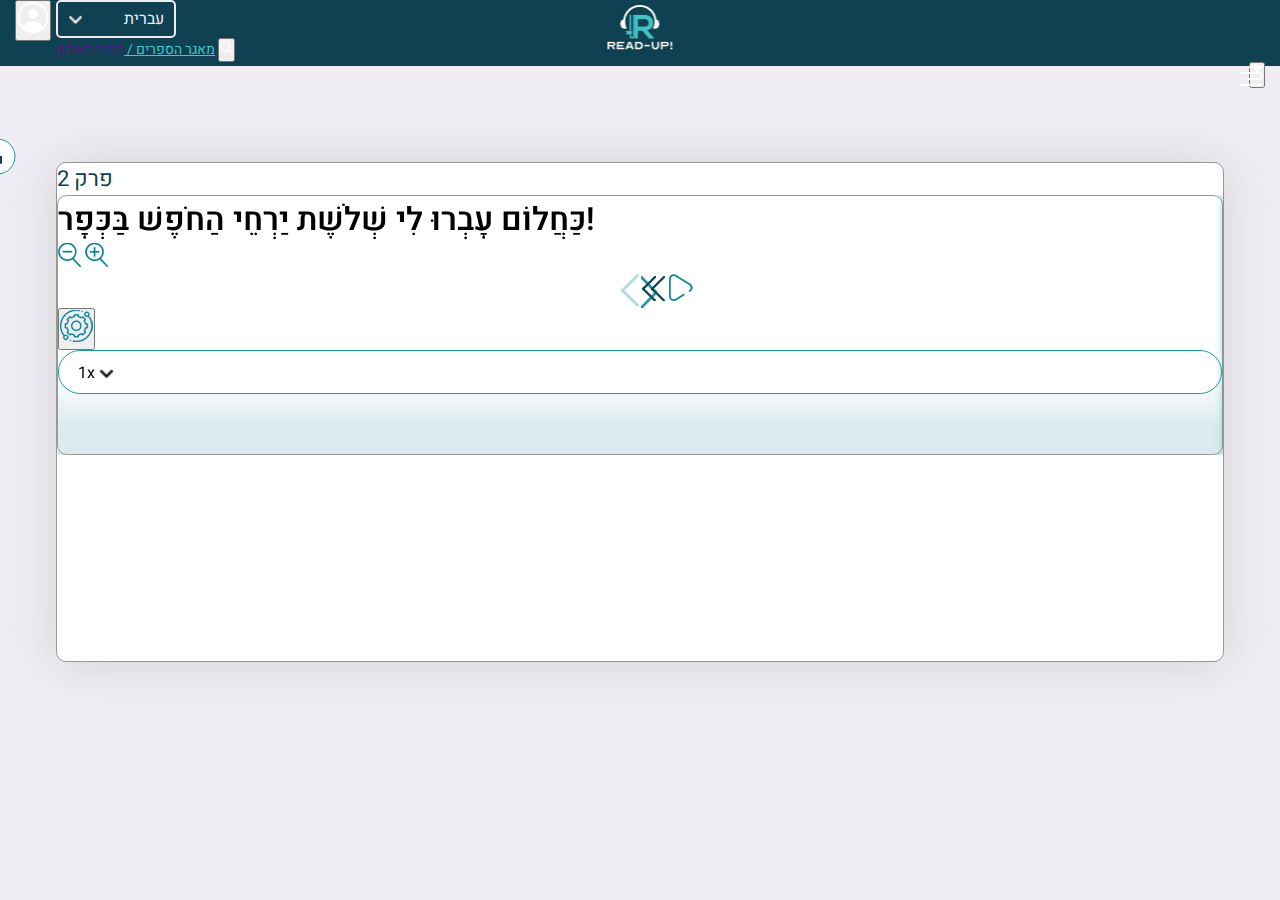
<file: reader.html>
<!DOCTYPE html>
<html lang="he">
  <head>
    <meta charset="UTF-8" />
    <meta http-equiv="X-UA-Compatible" content="IE=edge" />
    <meta name="viewport" content="width=device-width, initial-scale=1.0" />
    <link
      rel="shortcut icon"
      href="./assets/images/logo.png"
      type="image/x-icon"
    />
    <!-- CSS -->
    <!-- CSS only -->
    <script src="https://cdnjs.cloudflare.com/ajax/libs/jquery/2.1.0/jquery.js"></script>
    <link
      rel="stylesheet"
      href="https://cdn.jsdelivr.net/npm/bootstrap-icons@1.7.0/font/bootstrap-icons.css"
    />
    <link
      href="https://cdn.jsdelivr.net/npm/bootstrap@5.2.3/dist/css/bootstrap.min.css"
      rel="stylesheet"
      integrity="sha384-rbsA2VBKQhggwzxH7pPCaAqO46MgnOM80zW1RWuH61DGLwZJEdK2Kadq2F9CUG65"
      crossorigin="anonymous"
    />
    <link rel="stylesheet" href="./assets/styles/reader/reader.css" />
    <link
      rel="stylesheet"
      href="https://unpkg.com/swiper/swiper-bundle.min.css"
    />
    <!-- CSS -->
    <title>Reader - Herbrew</title>
  </head>
  <body>
    <!-- HEADER START -->
    <div class="header_container">
      <div
        class="container-fluid h-100 d-flex justify-content-between align-items-center px-4"
      >
        <button class="profile bg-transparent border-0">
          <img src="./assets/icons/avatar.svg" alt="" />
        </button>

        <div class="page_container">
          <div
            class="inner_header_container w-100 d-flex justify-content-between align-items-center"
          >
            <!-- LANGUAGE CHANGER -->
            <details class="custom-select light d-none d-lg-block">
              <summary class="radios rtl">
                <input
                  type="radio"
                  name="item"
                  id="default"
                  title="עברית"
                  checked
                />
                <input type="radio" name="item" id="עברית" title="עברית" />
                <input type="radio" name="item" id="English" title="English" />
              </summary>
              <ul class="list">
                <li>
                  <label
                    class="d-flex align-items-center justify-content-between w-100 rtl"
                    for="עברית"
                  >
                    <a
                      class="text-decoration-none text-white d-flex align-items-center justify-content-between w-100"
                      href="reader.html"
                    >
                      עברית
                    </a>
                  </label>
                </li>
                <li>
                  <label
                    class="d-flex align-items-center justify-content-between w-100"
                    for="English"
                  >
                    <a
                      class="text-decoration-none text-white d-flex align-items-center justify-content-between w-100"
                      href="reader.en.html"
                    >
                      English
                    </a>
                  </label>
                </li>
              </ul>
            </details>
            <!-- LANGUAGE CHANGER -->

            <div class="logo">
              <img src="./assets/images/logo-light.png" alt="" />
            </div>

            <p class="mb-0 text-white f14 d-none d-lg-block">
              <a href="" class="text-decoration-none color10">
                מאגר הספרים /
              </a>
              <a href="" class="text-white text-decoration-none">
                כתבי הארגון
              </a>

              <button class="bg-transparent border-0">
                <img class="ms-1" src="./assets/icons/search.svg " alt="" />
              </button>
            </p>
          </div>
        </div>

        <button class="access bg-transparent border-0 d-none d-lg-block">
          <img src="./assets/icons/accessibility-light.svg" alt="" />
        </button>

        <div
          onclick="sidebar('hamburger')"
          id="hamburger"
          class="access bg-transparent border-0 d-block d-lg-none"
        >
          <img src="./assets/icons/hamburger.svg" alt="" />
        </div>
      </div>
    </div>
    <!-- HEADER END -->

    <!-- SIDEBAR START -->
    <div style="top: -100%" class="sidebar_container px-2">
      <div
        class="container-fluid d-flex align-items-center h-100 justify-content-between"
      >
        <!-- LANGUAGE CHANGER -->
        <details class="custom-select light">
          <summary class="radios rtl">
            <input
              type="radio"
              name="item-2"
              id="default"
              title="עברית"
              checked
            />
            <input type="radio" name="item-2" id="עברית-2" title="עברית" />
            <input type="radio" name="item-2" id="English-2" title="English" />
          </summary>
          <ul class="list">
            <li>
              <label
                class="d-flex align-items-center justify-content-between w-100 rtl"
                for="עברית-2"
              >
                <a
                  class="text-decoration-none text-white d-flex align-items-center justify-content-between w-100"
                  href="reader.html"
                >
                  עברית
                </a>
              </label>
            </li>
            <li>
              <label
                class="d-flex align-items-center justify-content-between w-100"
                for="English-2"
              >
                <a
                  class="text-decoration-none text-white d-flex align-items-center justify-content-between w-100"
                  href="reader.en.html"
                >
                  English
                </a>
              </label>
            </li>
          </ul>
        </details>
        <!-- LANGUAGE CHANGER -->

        <p class="mb-0 text-white f14">
          <a href="" class="text-decoration-none color10"> מאגר הספרים / </a>
          <a href="" class="text-white text-decoration-none"> כתבי הארגון </a>

          <button class="bg-transparent border-0">
            <img class="ms-1" src="./assets/icons/search.svg " alt="" />
          </button>
        </p>

        <button class="access bg-transparent border-0">
          <img src="./assets/icons/accessibility-light.svg" alt="" />
        </button>
      </div>
    </div>
    <!-- SIDEBAR END -->

    <!-- BODY START -->
    <div class="page_container">
      <div class="body_container">
        <div class="page_inner body_part py-4 px-4">
          <div class="container-fluid position-relative">
            <!-- BACK -->
            <div class="back_btn d-none d-md-block">
              <img src="./assets/icons/back.svg" alt="" />
            </div>
            <!-- BACK -->

            <div class="text-center mb-4">
              <p class="f22 mb-0 fw400 color1">פרק 2</p>
            </div>

            <!-- BODY SLIDER START -->
            <!-- Swiper -->
            <div class="swiper mySwiper">
              <div class="swiper-wrapper">
                <div class="swiper-slide px-1 px-md-4 py-3">
                  <div
                    class="slide_box d-flex justify-content-center align-items-center position-relative"
                  >
                    <h1 class="text-center fw600">
                      כַּחֲלוֹם עָבְרוּ לִי שְׁלֹשֶׁת יַרְחֵי הַחֹפֶשׁ
                      בַּכְּפָר!
                    </h1>

                    <!-- BOTTOM PART -->
                    <div
                      class="w-100 position-absolute bottom-0 d-flex justify-content-between py-2 px-3"
                    >
                      <div>
                        <img src="./assets/images/maga2.png" alt="" />
                        <img
                          class="ms-2"
                          src="./assets/images/maga1.png"
                          alt=""
                        />
                      </div>
                      <div class="center_part position-absolute">
                        <img
                          class="swiper-button-prev"
                          src="./assets/images/re.png"
                          alt=""
                        />
                        <img
                          class="ms-3"
                          src="./assets/icons/twoLeft.svg"
                          alt=""
                        />
                        <img
                          class="mx-2"
                          src="./assets/images/play.png"
                          alt=""
                        />
                        <img
                          class="swiper-button-next"
                          src="./assets/images/fwd.png"
                          alt=""
                        />
                      </div>
                      <div class="d-flex gap-3 align-items-center">
                        <button
                          class="border-0"
                          data-bs-toggle="modal"
                          data-bs-target="#exampleModal"
                        >
                          <img src="./assets/images/set.png" alt="" />
                        </button>

                        <div class="zoom d-none d-md-block">
                          1x
                          <img
                            class="ms-2"
                            src="./assets/icons/downArrow.svg"
                            alt=""
                          />
                        </div>
                      </div>
                    </div>
                  </div>
                </div>
                <div class="swiper-slide px-1 px-md-4 py-3">
                  <div
                    class="slide_box d-flex justify-content-center align-items-center position-relative"
                  >
                    <h1 class="text-center fw600">
                      כַּחֲלוֹם עָבְרוּ לִי שְׁלֹשֶׁת יַרְחֵי הַחֹפֶשׁ
                      בַּכְּפָר!
                    </h1>

                    <!-- BOTTOM PART -->
                    <div
                      class="w-100 position-absolute bottom-0 d-flex justify-content-between py-2 px-3"
                    >
                      <div>
                        <img src="./assets/images/maga2.png" alt="" />
                        <img
                          class="ms-2"
                          src="./assets/images/maga1.png"
                          alt=""
                        />
                      </div>
                      <div class="center_part position-absolute">
                        <img
                          class="swiper-button-prev"
                          src="./assets/images/re.png"
                          alt=""
                        />
                        <img
                          class="ms-3"
                          src="./assets/icons/twoLeft.svg"
                          alt=""
                        />
                        <img
                          class="mx-2"
                          src="./assets/images/play.png"
                          alt=""
                        />
                        <img
                          class="swiper-button-next"
                          src="./assets/images/fwd.png"
                          alt=""
                        />
                      </div>
                      <div>
                        <button
                          class="border-0"
                          data-bs-toggle="modal"
                          data-bs-target="#exampleModal"
                        >
                          <img src="./assets/images/set.png" alt="" />
                        </button>
                      </div>
                    </div>
                  </div>
                </div>
                <div class="swiper-slide px-1 px-md-4 py-3">
                  <div
                    class="slide_box d-flex justify-content-center align-items-center position-relative"
                  >
                    <h1 class="text-center fw600">
                      כַּחֲלוֹם עָבְרוּ לִי שְׁלֹשֶׁת יַרְחֵי הַחֹפֶשׁ
                      בַּכְּפָר!
                    </h1>

                    <!-- BOTTOM PART -->
                    <div
                      class="w-100 position-absolute bottom-0 d-flex justify-content-between py-2 px-3"
                    >
                      <div>
                        <img src="./assets/images/maga2.png" alt="" />
                        <img
                          class="ms-2"
                          src="./assets/images/maga1.png"
                          alt=""
                        />
                      </div>
                      <div class="center_part position-absolute">
                        <img
                          class="swiper-button-prev"
                          src="./assets/images/re.png"
                          alt=""
                        />
                        <img
                          class="ms-3"
                          src="./assets/icons/twoLeft.svg"
                          alt=""
                        />
                        <img
                          class="mx-2"
                          src="./assets/images/play.png"
                          alt=""
                        />
                        <img
                          class="swiper-button-next"
                          src="./assets/images/fwd.png"
                          alt=""
                        />
                      </div>
                      <div>
                        <button
                          class="border-0"
                          data-bs-toggle="modal"
                          data-bs-target="#exampleModal"
                        >
                          <img src="./assets/images/set.png" alt="" />
                        </button>
                      </div>
                    </div>
                  </div>
                </div>
                <div class="swiper-slide px-1 px-md-4 py-3">
                  <div
                    class="slide_box d-flex justify-content-center align-items-center position-relative"
                  >
                    <h1 class="text-center fw600">
                      כַּחֲלוֹם עָבְרוּ לִי שְׁלֹשֶׁת יַרְחֵי הַחֹפֶשׁ
                      בַּכְּפָר!
                    </h1>

                    <!-- BOTTOM PART -->
                    <div
                      class="w-100 position-absolute bottom-0 d-flex justify-content-between py-2 px-3"
                    >
                      <div>
                        <img src="./assets/images/maga2.png" alt="" />
                        <img
                          class="ms-2"
                          src="./assets/images/maga1.png"
                          alt=""
                        />
                      </div>
                      <div class="center_part position-absolute">
                        <img
                          class="swiper-button-prev"
                          src="./assets/images/re.png"
                          alt=""
                        />
                        <img
                          class="ms-3"
                          src="./assets/icons/twoLeft.svg"
                          alt=""
                        />
                        <img
                          class="mx-2"
                          src="./assets/images/play.png"
                          alt=""
                        />
                        <img
                          class="swiper-button-next"
                          src="./assets/images/fwd.png"
                          alt=""
                        />
                      </div>
                      <div>
                        <button
                          class="border-0"
                          data-bs-toggle="modal"
                          data-bs-target="#exampleModal"
                        >
                          <img src="./assets/images/set.png" alt="" />
                        </button>
                      </div>
                    </div>
                  </div>
                </div>
              </div>
            </div>
            <!-- BODY SLIDER END -->
          </div>
        </div>
      </div>
    </div>
    <!-- BODY END -->

    <!-- Swiper JS -->
    <script src="https://unpkg.com/swiper/swiper-bundle.min.js"></script>
    <script
      src="https://cdn.jsdelivr.net/npm/bootstrap@5.0.2/dist/js/bootstrap.bundle.min.js"
      integrity="sha384-MrcW6ZMFYlzcLA8Nl+NtUVF0sA7MsXsP1UyJoMp4YLEuNSfAP+JcXn/tWtIaxVXM"
      crossorigin="anonymous"
    ></script>
    <script src="./assets/js/index.js"></script>
    <script>
      var swiper = new Swiper(".mySwiper", {
        pagination: {
          el: ".swiper-pagination",
          type: "fraction",
        },
        navigation: {
          nextEl: ".swiper-button-next",
          prevEl: ".swiper-button-prev",
        },
      });

      function w3_open() {
        document.getElementById("mySidebar").style.display = "block";
        document.getElementById("hamb").style.display = "none";
        document.getElementById("cross").style.display = "block";
      }

      function w3_close() {
        document.getElementById("mySidebar").style.display = "none";
        document.getElementById("cross").style.display = "none";
        document.getElementById("hamb").style.display = "block";
      }
    </script>
  </body>
</html>
</file>
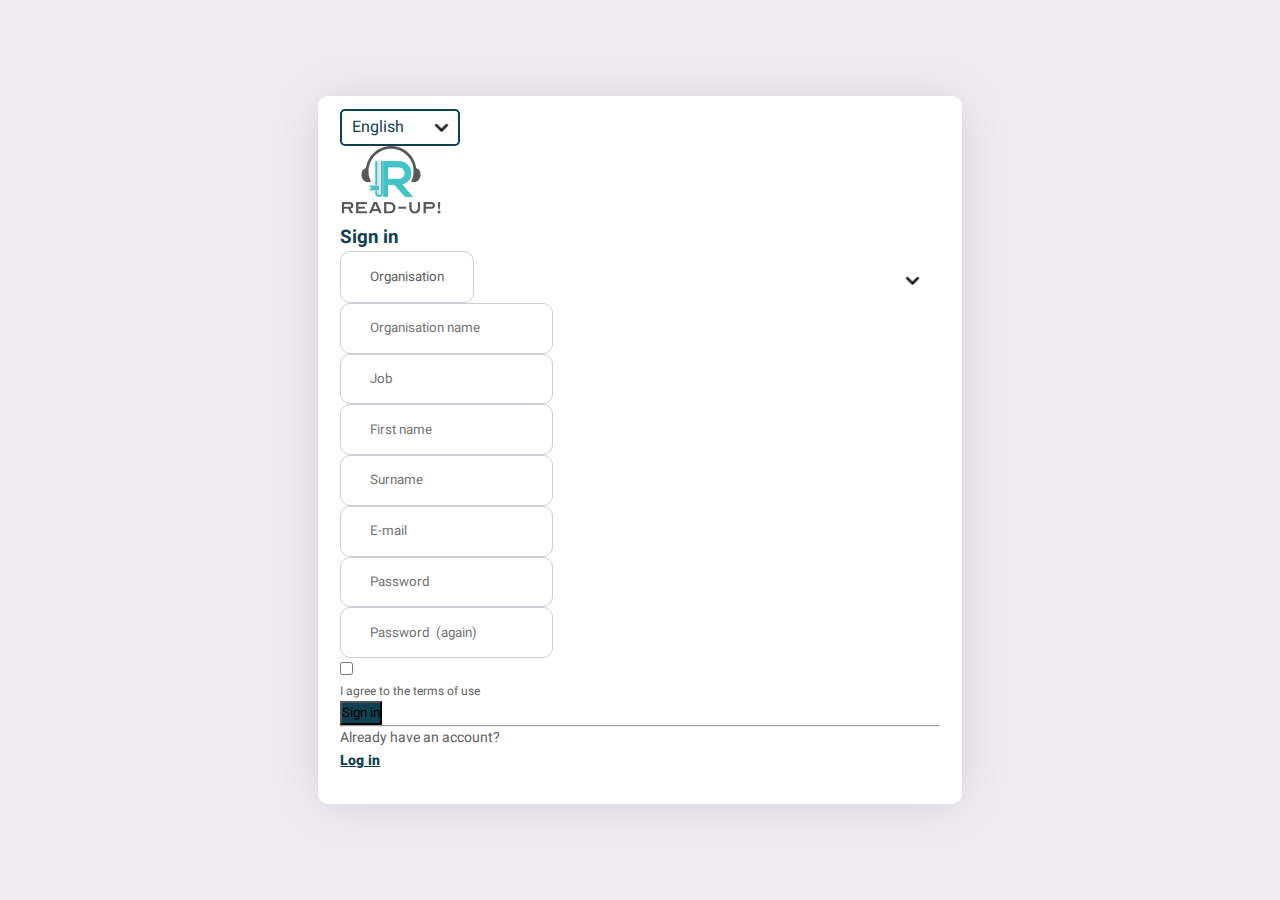
<file: register.en.html>
<!DOCTYPE html>
<html lang="en-US">
  <head>
    <meta charset="UTF-8" />
    <meta http-equiv="X-UA-Compatible" content="IE=edge" />
    <meta name="viewport" content="width=device-width, initial-scale=1.0" />
    <link
      rel="shortcut icon"
      href="./assets/images/logo.png"
      type="image/x-icon"
    />
    <!-- CSS -->
    <!-- CSS only -->
    <link
      href="https://cdn.jsdelivr.net/npm/bootstrap@5.2.3/dist/css/bootstrap.min.css"
      rel="stylesheet"
      integrity="sha384-rbsA2VBKQhggwzxH7pPCaAqO46MgnOM80zW1RWuH61DGLwZJEdK2Kadq2F9CUG65"
      crossorigin="anonymous"
    />
    <link rel="stylesheet" href="./assets/styles/register/register.css" />
    <!-- CSS -->
    <title>Register - English</title>
  </head>
  <body>
    <div class="register_container">
      <div class="inner_register_container">
        <!-- LANGUAGE CHANGER -->
        <details class="custom-select">
          <summary class="radios">
            <input
              type="radio"
              name="item"
              id="default"
              title="English"
              checked
            />
            <input type="radio" name="item" id="עברית" title="עברית" />
            <input type="radio" name="item" id="English" title="English" />
          </summary>
          <ul class="list">
            <li>
              <label
                class="d-flex align-items-center justify-content-between w-100"
                for="עברית"
              >
                <a
                  class="text-decoration-none text-white d-flex align-items-center justify-content-between w-100 rtl"
                  href="register.html"
                >
                  עברית
                </a>
              </label>
            </li>
            <li>
              <label
                class="d-flex align-items-center justify-content-between w-100"
                for="English"
              >
                <a
                  class="text-decoration-none text-white d-flex align-items-center justify-content-between w-100"
                  href="register.en.html"
                >
                  English
                </a>
              </label>
            </li>
          </ul>
        </details>
        <!-- LANGUAGE CHANGER -->

        <div
          class="d-flex flex-column justify-content-center align-items-center w-100 mt-4 mt-md-2"
        >
          <div>
            <img src="./assets/images/logo.png" alt="" />
          </div>
          <h3 class="color1 mb-0 mt-4">Sign in</h3>
        </div>

        <div class="form_container container-fluid mt-4">
          <div class="row">
            <div class="col-xl-8 mx-auto">
              <div class="row gy-3">
                <div class="col-12">
                  <div class="selectdiv">
                    <label class="w-100">
                      <select
                        onchange="userType(this.value)"
                        class="w-100"
                        id=""
                      >
                        <option value="Organisation">Organisation</option>
                        <option value="Private user">Private user</option>
                      </select>
                    </label>
                  </div>
                </div>

                <div style="display: none" id="privat-user" class="col-12">
                  <div class="row gy-3">
                    <div class="col-6 mt-3 color11">
                      <p class="mb-0 f14 color11">
                        Do you have a <br />
                        Library subscription?
                      </p>
                    </div>
                    <div class="col-6 organisation_container mt-3">
                      <div class="row gx-3">
                        <div class="col-6">
                          <label class="focus" for="NO">
                            <input
                              onchange="userSubscription(this.id)"
                              type="radio"
                              name="Do you have a Library subscription?"
                              id="NO"
                            />
                            NO
                          </label>
                        </div>
                        <div class="col-6">
                          <label for="YES">
                            <input
                              onchange="userSubscription(this.id)"
                              type="radio"
                              name="Do you have a Library subscription?"
                              id="YES"
                            />
                            YES
                          </label>
                        </div>
                      </div>
                    </div>

                    <div id="subscription_message" class="col-12 mt-4">
                      <div class="special_message">
                        <div class="container-fluid p-3">
                          <div class="row">
                            <div class="col-7 pe-0">
                              <p class="f14 mb-0 color1 fw500">
                                We’re Sorry.. in order to access the book
                                database, you must establish a subscription at
                                the
                                <span class="text-decoration-underline">
                                  The Central Library for the Blind, Visually
                                  Impaired and Handicapped.
                                </span>
                                After the subscription is approved, please log
                                in again.
                              </p>
                            </div>
                            <div class="col-5 ps-0 pe-1">
                              <img
                                class="w-100"
                                src="./assets/images/special_message.png"
                                alt=""
                              />
                            </div>
                          </div>
                        </div>
                      </div>
                    </div>

                    <div
                      style="display: none"
                      id="not_organisation"
                      class="col-12"
                    >
                      <div class="row gy-3">
                        <div class="col-12">
                          <input
                            class="w-100"
                            type="text"
                            name=""
                            id=""
                            placeholder="library number id"
                          />
                        </div>
                        <div class="col-12">
                          <input
                            class="w-100"
                            type="text"
                            name=""
                            id=""
                            placeholder="First name"
                          />
                        </div>
                        <div class="col-12">
                          <input
                            class="w-100"
                            type="text"
                            name=""
                            id=""
                            placeholder="Surname"
                          />
                        </div>
                        <div class="col-12">
                          <input
                            class="w-100"
                            type="text"
                            name=""
                            id=""
                            placeholder="E-mail"
                          />
                        </div>
                        <div class="col-12">
                          <input
                            class="w-100"
                            type="text"
                            name=""
                            id=""
                            placeholder="Password"
                          />
                        </div>
                        <div class="col-12">
                          <input
                            class="w-100"
                            type="text"
                            name=""
                            id=""
                            placeholder="Password  (again)"
                          />
                        </div>
                      </div>
                    </div>
                    
                  </div>
                </div>

                <div id="organisation" class="col-12">
                  <div class="row gy-3">
                    <div class="col-12">
                      <input
                        class="w-100"
                        type="text"
                        name=""
                        id=""
                        placeholder="Organisation name"
                      />
                    </div>
                    <div class="col-12">
                      <input
                        class="w-100"
                        type="text"
                        name=""
                        id=""
                        placeholder="Job"
                      />
                    </div>
                    <div class="col-12">
                      <input
                        class="w-100"
                        type="text"
                        name=""
                        id=""
                        placeholder="First name"
                      />
                    </div>
                    <div class="col-12">
                      <input
                        class="w-100"
                        type="text"
                        name=""
                        id=""
                        placeholder="Surname"
                      />
                    </div>
                    <div class="col-12">
                      <input
                        class="w-100"
                        type="text"
                        name=""
                        id=""
                        placeholder="E-mail"
                      />
                    </div>
                    <div class="col-12">
                      <input
                        class="w-100"
                        type="text"
                        name=""
                        id=""
                        placeholder="Password"
                      />
                    </div>
                    <div class="col-12">
                      <input
                        class="w-100"
                        type="text"
                        name=""
                        id=""
                        placeholder="Password  (again)"
                      />
                    </div>
                  </div>
                </div>

                <div class="col-6 d-flex align-items-center gap-1 mt-3">
                  <input type="checkbox" name="" />
                  <p class="mb-0 f12 color11 pt-1">
                    I agree to the
                    <span class="text-decoration-underline">terms of use</span>
                  </p>
                </div>
                <div class="col-6 mt-3">
                  <button
                    class="w-100 bg_color1 text-white border-0 py-3 rounded-pill"
                  >
                    Sign in
                  </button>
                </div>
                <div class="col-12 mt-4">
                  <hr />

                  <div class="d-flex gap-1 justify-content-center">
                    <p class="color11 mb-0 f14">Already have an account?</p>
                    <a class="color1 fw800 f14" href="">Log in</a>
                  </div>
                </div>
              </div>
            </div>
          </div>
        </div>
      </div>
    </div>

    <!-- SCRIPT -->
    <!-- JavaScript Bundle with Popper -->
    <script
      src="https://cdn.jsdelivr.net/npm/bootstrap@5.2.3/dist/js/bootstrap.bundle.min.js"
      integrity="sha384-kenU1KFdBIe4zVF0s0G1M5b4hcpxyD9F7jL+jjXkk+Q2h455rYXK/7HAuoJl+0I4"
      crossorigin="anonymous"
    ></script>
    <script src="./assets/js/index.js"></script>
  </body>
</html>
</file>
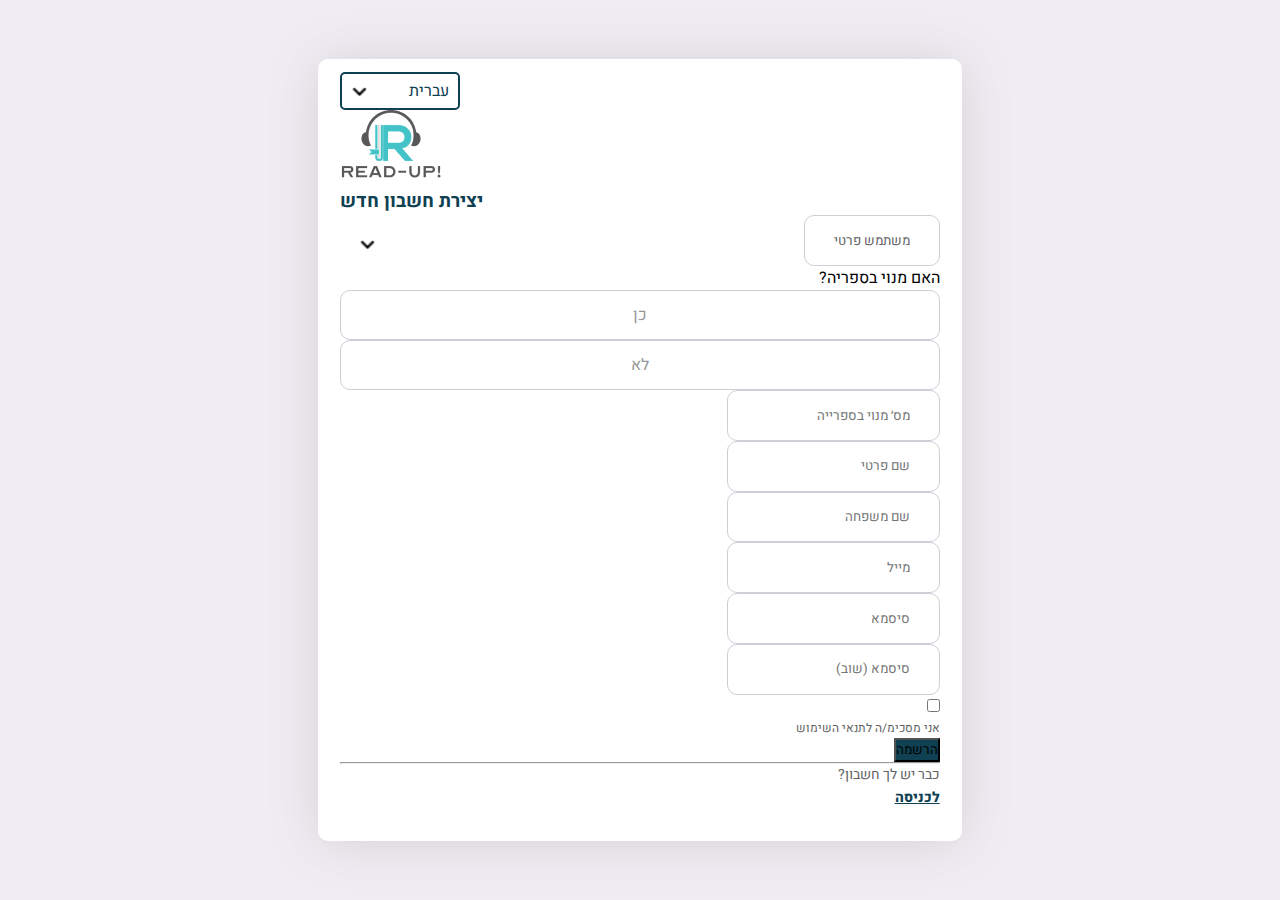
<file: register.html>
<!DOCTYPE html>
<html lang="he">
  <head>
    <meta charset="UTF-8" />
    <meta http-equiv="X-UA-Compatible" content="IE=edge" />
    <meta name="viewport" content="width=device-width, initial-scale=1.0" />
    <link
      rel="shortcut icon"
      href="./assets/images/logo.png"
      type="image/x-icon"
    />
    <!-- CSS -->
    <!-- CSS only -->
    <link
      href="https://cdn.jsdelivr.net/npm/bootstrap@5.2.3/dist/css/bootstrap.min.css"
      rel="stylesheet"
      integrity="sha384-rbsA2VBKQhggwzxH7pPCaAqO46MgnOM80zW1RWuH61DGLwZJEdK2Kadq2F9CUG65"
      crossorigin="anonymous"
    />
    <link rel="stylesheet" href="./assets/styles/register/register.css" />
    <!-- CSS -->
    <title>Register - Herbrew</title>
  </head>
  <body>
    <div class="register_container">
      <div class="inner_register_container">
        <!-- LANGUAGE CHANGER -->
        <details class="custom-select">
          <summary class="radios rtl">
            <input
              type="radio"
              name="item"
              id="default"
              title="עברית"
              checked
            />
            <input type="radio" name="item" id="עברית" title="עברית" />
            <input type="radio" name="item" id="English" title="English" />
          </summary>
          <ul class="list">
            <li>
              <label
                class="d-flex align-items-center justify-content-between w-100 rtl"
                for="עברית"
              >
                <a
                  class="text-decoration-none text-white d-flex align-items-center justify-content-between w-100 rtl"
                  href="register.html"
                >
                  עברית
                </a>
              </label>
            </li>
            <li>
              <label
                class="d-flex align-items-center justify-content-between w-100"
                for="English"
              >
                <a
                  class="text-decoration-none text-white d-flex align-items-center justify-content-between w-100"
                  href="register.en.html"
                >
                  English
                </a>
              </label>
            </li>
          </ul>
        </details>
        <!-- LANGUAGE CHANGER -->

        <div
          class="d-flex flex-column justify-content-center align-items-center w-100 mt-4 mt-md-2"
        >
          <div>
            <img src="./assets/images/logo.png" alt="" />
          </div>
          <h3 class="color1 mb-0 mt-4">יצירת חשבון חדש</h3>
        </div>

        <div class="form_container container-fluid mt-4">
          <div class="row align-items-center">
            <div class="col-xl-8 mx-auto">
              <div class="row align-items-center gy-3 rtl">
                <div class="col-12">
                  <div class="selectdiv rtl">
                    <label class="w-100">
                      <select
                        onchange="userType(this.value)"
                        class="w-100 rtl"
                        id=""
                      >
                        <option value="organisation">משתמש פרטי</option>
                        <option value="Private user">ארגון</option>
                      </select>
                    </label>
                  </div>
                </div>

                <div style="display: none" id="privat-user" class="col-12">
                  <div class="row align-items-center">
                    <div class="col-6 color11">
                      <p class="mb-0 f14 color11">האם יש ברשותך מנוי לספריה?</p>
                    </div>
                    <div class="col-6 organisation_container">
                      <div class="row gx-3">
                        <div class="col-6">
                          <label for="YES">
                            <input
                              onchange="userSubscription(this.id)"
                              type="radio"
                              name="Do you have a Library subscription?"
                              id="YES"
                            />
                            לא
                          </label>
                        </div>
                        <div class="col-6">
                          <label class="focus" for="NO">
                            <input
                              onchange="userSubscription(this.id)"
                              type="radio"
                              name="Do you have a Library subscription?"
                              id="NO"
                            />
                            כן
                          </label>
                        </div>
                      </div>
                    </div>

                    <div id="subscription_message" class="col-12 mt-4">
                      <div class="special_message">
                        <div class="container-fluid p-3">
                          <div class="row">
                            <div class="col-5 ps-0">
                              <img
                                class="w-100"
                                src="./assets/images/special_message.png"
                                alt=""
                              />
                            </div>
                            <div class="col-7">
                              <p class="f16 mb-0 color1 rtl fw500">
                                מצטערים.. בכדי לגשת למאגר הספרים, יש להקים מנוי
                                <span class="text-decoration-underline">
                                  הספריה המרכזית לעיוורים ולבעלי לקויות קריאה,
                                </span>
                                ולאחר שיאושר המנוי אנא הכנסו שנית להרשמה.
                              </p>
                            </div>
                          </div>
                        </div>
                      </div>
                    </div>

                    <div
                      style="display: none"
                      id="not_organisation"
                      class="col-12 mt-3"
                    >
                      <div class="row align-items-center gy-3 rtl">
                        <div class="col-12">
                          <input
                            class="w-100"
                            type="text"
                            name=""
                            id=""
                            placeholder="שם המוסד"
                          />
                        </div>
                        <div class="col-12">
                          <input
                            class="w-100"
                            type="text"
                            name=""
                            id=""
                            placeholder="תפקיד"
                          />
                        </div>
                        <div class="col-12">
                          <input
                            class="w-100"
                            type="text"
                            name=""
                            id=""
                            placeholder="שם פרטי של בעל התפקיד"
                          />
                        </div>
                        <div class="col-12">
                          <input
                            class="w-100"
                            type="text"
                            name=""
                            id=""
                            placeholder="שם משפחה של בעל התפקיד"
                          />
                        </div>
                        <div class="col-12">
                          <input
                            class="w-100"
                            type="text"
                            name=""
                            id=""
                            placeholder="מייל"
                          />
                        </div>
                        <div class="col-12">
                          <input
                            class="w-100"
                            type="text"
                            name=""
                            id=""
                            placeholder="סיסמא"
                          />
                        </div>
                        <div class="col-12">
                          <input
                            class="w-100"
                            type="text"
                            name=""
                            id=""
                            placeholder="סיסמא (שוב)"
                          />
                        </div>
                      </div>
                    </div>
                  </div>
                </div>

                <div id="organisation" class="col-12">
                  <div class="row align-items-center gy-3 rtl">
                    <div class="col-12">
                      <div class="row align-items-center">
                        <div class="col-6">
                          <p class="mb-0 text-center">האם מנוי בספריה?</p>
                        </div>
                        <div class="col-6 organisation_container">
                          <div class="row gx-3">
                            <div class="col-6">
                              <label for="כן">
                                <input
                                  type="radio"
                                  name="האם מנוי בספריה?"
                                  id="כן"
                                />
                                כן
                              </label>
                            </div>
                            <div class="col-6">
                              <label for="לא">
                                <input
                                  type="radio"
                                  name="האם מנוי בספריה?"
                                  id="לא"
                                />
                                לא
                              </label>
                            </div>
                          </div>
                        </div>
                      </div>
                    </div>
                    <div class="col-12">
                      <input
                        class="w-100"
                        type="text"
                        name=""
                        id=""
                        placeholder="מס׳ מנוי בספרייה"
                      />
                    </div>
                    <div class="col-12">
                      <input
                        class="w-100"
                        type="text"
                        name=""
                        id=""
                        placeholder="שם פרטי"
                      />
                    </div>
                    <div class="col-12">
                      <input
                        class="w-100"
                        type="text"
                        name=""
                        id=""
                        placeholder="שם משפחה"
                      />
                    </div>
                    <div class="col-12">
                      <input
                        class="w-100"
                        type="text"
                        name=""
                        id=""
                        placeholder="מייל"
                      />
                    </div>
                    <div class="col-12">
                      <input
                        class="w-100"
                        type="text"
                        name=""
                        id=""
                        placeholder="סיסמא"
                      />
                    </div>
                    <div class="col-12">
                      <input
                        class="w-100"
                        type="text"
                        name=""
                        id=""
                        placeholder="סיסמא (שוב)"
                      />
                    </div>
                  </div>
                </div>

                <div class="col-6 d-flex align-items-center gap-1 mt-3">
                  <input type="checkbox" name="" />
                  <p class="mb-0 f12 color11 pt-1">אני מסכימ/ה לתנאי השימוש</p>
                </div>
                <div class="col-6 mt-3">
                  <button
                    class="w-100 bg_color1 text-white border-0 py-3 rounded-pill"
                  >
                    הרשמה
                  </button>
                </div>
                <div class="col-12 mt-4">
                  <hr />

                  <div class="d-flex gap-1 justify-content-center">
                    <p class="color11 mb-0 f14">כבר יש לך חשבון?</p>
                    <a class="color1 fw800 f14" href="">לכניסה</a>
                  </div>
                </div>
              </div>
            </div>
          </div>
        </div>
      </div>
    </div>

    <!-- SCRIPT -->
    <!-- JavaScript Bundle with Popper -->
    <script
      src="https://cdn.jsdelivr.net/npm/bootstrap@5.2.3/dist/js/bootstrap.bundle.min.js"
      integrity="sha384-kenU1KFdBIe4zVF0s0G1M5b4hcpxyD9F7jL+jjXkk+Q2h455rYXK/7HAuoJl+0I4"
      crossorigin="anonymous"
    ></script>
    <script src="./assets/js/index.js"></script>
  </body>
</html>
</file>
<file: assets/styles/login/login.css>
@import url("https://fonts.googleapis.com/css2?family=Assistant:wght@200;300;400;500;600;700;800&display=swap");
@import url("https://fonts.googleapis.com/css2?family=Heebo:wght@100;200;300;400;500;600;700;800;900&display=swap");
@import url("https://fonts.googleapis.com/css2?family=Rubik:ital,wght@0,300;0,400;0,500;0,600;0,700;0,800;0,900;1,300;1,400;1,500;1,600;1,700;1,800;1,900&display=swap");
* {
  padding: 0%;
  margin: 0%;
  -webkit-box-sizing: border-box;
          box-sizing: border-box;
  font-family: "Heebo", sans-serif;
}

html {
  width: 100%;
  font-size: 100%;
  overflow-x: hidden;
  scroll-behavior: auto !important;
}

@media screen and (max-width: 992px) {
  html {
    font-size: 100%;
  }
}

@media screen and (max-width: 668px) {
  html {
    font-size: 92%;
  }
}

@media screen and (max-width: 575px) {
  html {
    font-size: 88%;
  }
}

@media screen and (max-width: 475px) {
  html {
    font-size: 84%;
  }
}

@media screen and (max-width: 380px) {
  html {
    font-size: 80%;
  }
}

@media screen and (max-width: 280px) {
  html {
    font-size: 76%;
  }
}

body {
  background-color: #f0ecf4 !important;
}

.assistant {
  font-family: "Assistant", sans-serif;
}

.heebo {
  font-family: "Heebo", sans-serif;
}

.rubik {
  font-family: "Rubik", sans-serif;
}

.f8 {
  font-size: 0.5rem;
}

.f10 {
  font-size: 0.625rem;
}

.f12 {
  font-size: 0.75rem;
}

.f14 {
  font-size: 0.875rem;
}

.f15 {
  font-size: 0.938rem;
}

.f16 {
  font-size: 1rem;
}

.f18 {
  font-size: 1.125rem;
}

.f20 {
  font-size: 1.25rem;
}

.f22 {
  font-size: 1.375rem;
}

.f24 {
  font-size: 1.5rem;
}

.f28 {
  font-size: 1.75rem;
}

.f34 {
  font-size: 2.125rem;
}

.f30 {
  font-size: 1.875rem;
}

.f35 {
  font-size: 2.125rem;
  line-height: 57px;
}

.f50 {
  font-size: 3.125rem;
  line-height: 65px;
}

.f64 {
  font-size: 4rem;
  line-height: 71px;
}

.fw400 {
  font-weight: 400;
}

.fw500 {
  font-weight: 500;
}

.fw600 {
  font-weight: 600;
}

.fw700 {
  font-weight: 700;
}

.fw800 {
  font-weight: 800;
}

.fw900 {
  font-weight: 900;
}

.color1 {
  color: #0f4152 !important;
}

.bg_color1 {
  background: #0f4152 !important;
}

.color2 {
  color: #606060 !important;
}

.bg_color2 {
  background: #606060 !important;
}

.color3 {
  color: #f0ecf4 !important;
}

.bg_color3 {
  background: #f0ecf4 !important;
}

.color4 {
  color: #bababa !important;
}

.bg_color4 {
  background: #bababa !important;
}

.color5 {
  color: #2d2d2d !important;
}

.bg_color5 {
  background: #2d2d2d !important;
}

.color6 {
  color: #3d3f45 !important;
}

.bg_color6 {
  background: #3d3f45 !important;
}

.color7 {
  color: #f2f5fe !important;
}

.bg_color7 {
  background: #f2f5fe !important;
}

.color8 {
  color: #cdcfd6 !important;
}

.bg_color8 {
  background: #cdcfd6 !important;
}

.color9 {
  color: #eceef4 !important;
}

.bg_color9 {
  background: #eceef4 !important;
}

.color10 {
  color: #44c6cb !important;
}

.bg_color10 {
  background: #44c6cb !important;
}

.color11 {
  color: #626262 !important;
}

.bg_color11 {
  background: #626262 !important;
}

.rtl {
  direction: rtl;
}

.ltr {
  direction: ltr;
}

button:not([disabled]) {
  -webkit-transition: 1s;
  transition: 1s;
}

button:not([disabled]):focus {
  outline: none;
}

button:not([disabled]):hover {
  -webkit-transform: translateY(-3px);
          transform: translateY(-3px);
}

.page_container {
  max-width: 1200px;
  width: 100%;
  padding: 0rem 1rem;
  margin-left: auto;
  margin-right: auto;
}

details.custom-select {
  position: relative;
  width: 120px;
  /* FAKE SELECT */
}

details.custom-select summary {
  padding: 0.3rem 0.6rem;
  cursor: pointer;
  border-radius: 5px;
  border: 2px solid #0f4152;
  list-style: none;
  color: #0f4152;
}

details.custom-select summary::-webkit-details-marker {
  display: none;
}

details.custom-select summary:after {
  content: url("../../icons/downArrow.svg");
  display: inline-block;
  float: right;
}

details.custom-select summary.rtl:after {
  content: url("../../icons/downArrow.svg");
  display: inline-block;
  float: left;
}

details.custom-select summary:focus {
  outline: none;
}

details.custom-select ul {
  list-style: none;
  width: 100%;
  background: #0f4152;
  position: absolute;
  top: calc(100% + 0.5rem);
  left: 0;
  padding: 1rem;
  margin: 0;
  -webkit-box-sizing: border-box;
          box-sizing: border-box;
  border-radius: 5px;
  max-height: 200px;
  overflow-y: auto;
}

details.custom-select li {
  margin: 0;
  padding: 0.5rem 0;
  border-bottom: 1px solid #0f4152;
}

details.custom-select li:first-child {
  padding-top: 0;
}

details.custom-select li:last-child {
  padding-bottom: 0;
  border-bottom: none;
}

details.custom-select summary.radios {
  counter-reset: radios;
}

details.custom-select input[type="radio"] {
  counter-increment: radios;
  -webkit-appearance: none;
     -moz-appearance: none;
          appearance: none;
  display: none;
}

details.custom-select input[type="radio"]:checked {
  display: inline;
}

details.custom-select input[type="radio"]:after {
  content: attr(title);
  display: inline;
  font-size: 1rem;
  color: #0f4152;
  margin-right: 0.5rem;
}

details.custom-select summary.rtl input[type="radio"]:after {
  margin-right: 0rem;
}

details.custom-select ul.list {
  counter-reset: labels;
}

details.custom-select label {
  width: 100%;
  display: block;
  cursor: pointer;
}

details.custom-select[open] summary:before {
  content: "";
  display: block;
  width: 100vw;
  height: 100vh;
  background: transparent;
  position: fixed;
  top: 0;
  left: 0;
}

details.custom-select[open] {
  z-index: 1;
}

details.custom-select.light {
  position: relative;
  width: 120px;
  /* FAKE SELECT */
}

details.custom-select.light summary {
  padding: 0.3rem 0.6rem;
  cursor: pointer;
  border-radius: 5px;
  border: 2px solid #f0ecf4;
  list-style: none;
  color: #f0ecf4;
}

details.custom-select.light summary::-webkit-details-marker {
  display: none;
}

details.custom-select.light summary:after {
  content: url("../../icons/downArrow-light.svg");
  display: inline-block;
  float: right;
}

details.custom-select.light summary.rtl:after {
  content: url("../../icons/downArrow-light.svg");
  display: inline-block;
  float: left;
}

details.custom-select.light summary:focus {
  outline: none;
}

details.custom-select.light ul {
  list-style: none;
  width: 100%;
  background: #0f4152;
  position: absolute;
  top: calc(100% + 0.5rem);
  left: 0;
  padding: 1rem;
  margin: 0;
  -webkit-box-sizing: border-box;
          box-sizing: border-box;
  border-radius: 5px;
  max-height: 200px;
  overflow-y: auto;
}

details.custom-select.light li {
  margin: 0;
  padding: 0.5rem 0;
  border-bottom: 1px solid #0f4152;
}

details.custom-select.light li:first-child {
  padding-top: 0;
}

details.custom-select.light li:last-child {
  padding-bottom: 0;
  border-bottom: none;
}

details.custom-select.light summary.radios {
  counter-reset: radios;
}

details.custom-select.light input[type="radio"] {
  counter-increment: radios;
  -webkit-appearance: none;
     -moz-appearance: none;
          appearance: none;
  display: none;
}

details.custom-select.light input[type="radio"]:checked {
  display: inline;
}

details.custom-select.light input[type="radio"]:after {
  content: attr(title);
  display: inline;
  font-size: 1rem;
  color: #f0ecf4;
  margin-right: 0.5rem;
}

details.custom-select.light summary.rtl input[type="radio"]:after {
  margin-right: 0rem;
}

details.custom-select.light ul.list {
  counter-reset: labels;
}

details.custom-select.light label {
  width: 100%;
  display: block;
  cursor: pointer;
}

details.custom-select.light[open] summary:before {
  content: "";
  display: block;
  width: 100vw;
  height: 100vh;
  background: transparent;
  position: fixed;
  top: 0;
  left: 0;
}

details.custom-select.light[open] {
  z-index: 1;
}

.header_container {
  background: #0f4152;
  height: 66px;
  position: relative;
}

.header_container .profile,
.header_container .access {
  position: absolute;
}

.header_container .profile {
  left: 15px;
}

.header_container .access {
  right: 15px;
}

.header_container .inner_header_container {
  position: relative;
}

.header_container .inner_header_container .logo {
  position: absolute;
  left: 50%;
  top: 50%;
  -webkit-transform: translate(-50%, -50%);
          transform: translate(-50%, -50%);
}

.sidebar_container {
  background: #0f4152;
  height: 66px;
  position: absolute;
  width: 100%;
  left: 0%;
  -webkit-transition: 0.5s;
  transition: 0.5s;
}

.login_container {
  display: -webkit-box;
  display: -ms-flexbox;
  display: flex;
  min-height: 100vh;
}

.login_container .form_container {
  min-width: 450px;
  padding: 1.5rem 2rem 0rem 2rem;
  background: #f0ecf4;
}

.login_container .form_container .login_form_inputs {
  max-width: 350px;
  margin-left: auto;
  margin-right: auto;
}

.login_container .form_container .login_form_inputs input[type="text"] {
  background: #ffffff;
  border: 1px solid #cdcfd6;
  border-radius: 10px;
  height: 50px;
  padding: 0rem 1.5rem;
}

.login_container .form_container .login_form_inputs input[type="text"]:focus {
  outline: none;
}

.login_container .form_container .login_form_inputs input[type="checkbox"] {
  height: 100%;
  width: 16px;
  cursor: pointer;
}

.login_container .form_container .login_form_inputs button {
  height: 50px;
  border-radius: 100px;
}

.login_container .image_container {
  width: 100%;
}

.login_container .image_container img {
  height: 100vh;
  width: 100%;
  -o-object-fit: cover;
     object-fit: cover;
}

@media screen and (max-width: 768px) {
  .login_container .form_container {
    min-width: 100%;
    width: 100%;
  }
}
/*# sourceMappingURL=login.css.map */
</file>
<file: assets/styles/account/account.css>
@import url("https://fonts.googleapis.com/css2?family=Assistant:wght@200;300;400;500;600;700;800&display=swap");
@import url("https://fonts.googleapis.com/css2?family=Heebo:wght@100;200;300;400;500;600;700;800;900&display=swap");
@import url("https://fonts.googleapis.com/css2?family=Rubik:ital,wght@0,300;0,400;0,500;0,600;0,700;0,800;0,900;1,300;1,400;1,500;1,600;1,700;1,800;1,900&display=swap");
* {
  padding: 0%;
  margin: 0%;
  -webkit-box-sizing: border-box;
          box-sizing: border-box;
  font-family: "Heebo", sans-serif;
}

html {
  width: 100%;
  font-size: 100%;
  overflow-x: hidden;
  scroll-behavior: auto !important;
}

@media screen and (max-width: 992px) {
  html {
    font-size: 100%;
  }
}

@media screen and (max-width: 668px) {
  html {
    font-size: 92%;
  }
}

@media screen and (max-width: 575px) {
  html {
    font-size: 88%;
  }
}

@media screen and (max-width: 475px) {
  html {
    font-size: 84%;
  }
}

@media screen and (max-width: 380px) {
  html {
    font-size: 80%;
  }
}

@media screen and (max-width: 280px) {
  html {
    font-size: 76%;
  }
}

body {
  background-color: #f0ecf4 !important;
}

.assistant {
  font-family: "Assistant", sans-serif;
}

.heebo {
  font-family: "Heebo", sans-serif;
}

.rubik {
  font-family: "Rubik", sans-serif;
}

.f8 {
  font-size: 0.5rem;
}

.f10 {
  font-size: 0.625rem;
}

.f12 {
  font-size: 0.75rem;
}

.f14 {
  font-size: 0.875rem;
}

.f15 {
  font-size: 0.938rem;
}

.f16 {
  font-size: 1rem;
}

.f18 {
  font-size: 1.125rem;
}

.f20 {
  font-size: 1.25rem;
}

.f22 {
  font-size: 1.375rem;
}

.f24 {
  font-size: 1.5rem;
}

.f28 {
  font-size: 1.75rem;
}

.f34 {
  font-size: 2.125rem;
}

.f30 {
  font-size: 1.875rem;
}

.f35 {
  font-size: 2.125rem;
  line-height: 57px;
}

.f50 {
  font-size: 3.125rem;
  line-height: 65px;
}

.f64 {
  font-size: 4rem;
  line-height: 71px;
}

.fw400 {
  font-weight: 400;
}

.fw500 {
  font-weight: 500;
}

.fw600 {
  font-weight: 600;
}

.fw700 {
  font-weight: 700;
}

.fw800 {
  font-weight: 800;
}

.fw900 {
  font-weight: 900;
}

.color1 {
  color: #0f4152 !important;
}

.bg_color1 {
  background: #0f4152 !important;
}

.color2 {
  color: #606060 !important;
}

.bg_color2 {
  background: #606060 !important;
}

.color3 {
  color: #f0ecf4 !important;
}

.bg_color3 {
  background: #f0ecf4 !important;
}

.color4 {
  color: #bababa !important;
}

.bg_color4 {
  background: #bababa !important;
}

.color5 {
  color: #2d2d2d !important;
}

.bg_color5 {
  background: #2d2d2d !important;
}

.color6 {
  color: #3d3f45 !important;
}

.bg_color6 {
  background: #3d3f45 !important;
}

.color7 {
  color: #f2f5fe !important;
}

.bg_color7 {
  background: #f2f5fe !important;
}

.color8 {
  color: #cdcfd6 !important;
}

.bg_color8 {
  background: #cdcfd6 !important;
}

.color9 {
  color: #eceef4 !important;
}

.bg_color9 {
  background: #eceef4 !important;
}

.color10 {
  color: #44c6cb !important;
}

.bg_color10 {
  background: #44c6cb !important;
}

.color11 {
  color: #626262 !important;
}

.bg_color11 {
  background: #626262 !important;
}

.rtl {
  direction: rtl;
}

.ltr {
  direction: ltr;
}

button:not([disabled]) {
  -webkit-transition: 1s;
  transition: 1s;
}

button:not([disabled]):focus {
  outline: none;
}

button:not([disabled]):hover {
  -webkit-transform: translateY(-3px);
          transform: translateY(-3px);
}

.page_container {
  max-width: 1200px;
  width: 100%;
  padding: 0rem 1rem;
  margin-left: auto;
  margin-right: auto;
}

details.custom-select {
  position: relative;
  width: 120px;
  /* FAKE SELECT */
}

details.custom-select summary {
  padding: 0.3rem 0.6rem;
  cursor: pointer;
  border-radius: 5px;
  border: 2px solid #0f4152;
  list-style: none;
  color: #0f4152;
}

details.custom-select summary::-webkit-details-marker {
  display: none;
}

details.custom-select summary:after {
  content: url("../../icons/downArrow.svg");
  display: inline-block;
  float: right;
}

details.custom-select summary.rtl:after {
  content: url("../../icons/downArrow.svg");
  display: inline-block;
  float: left;
}

details.custom-select summary:focus {
  outline: none;
}

details.custom-select ul {
  list-style: none;
  width: 100%;
  background: #0f4152;
  position: absolute;
  top: calc(100% + 0.5rem);
  left: 0;
  padding: 1rem;
  margin: 0;
  -webkit-box-sizing: border-box;
          box-sizing: border-box;
  border-radius: 5px;
  max-height: 200px;
  overflow-y: auto;
}

details.custom-select li {
  margin: 0;
  padding: 0.5rem 0;
  border-bottom: 1px solid #0f4152;
}

details.custom-select li:first-child {
  padding-top: 0;
}

details.custom-select li:last-child {
  padding-bottom: 0;
  border-bottom: none;
}

details.custom-select summary.radios {
  counter-reset: radios;
}

details.custom-select input[type="radio"] {
  counter-increment: radios;
  -webkit-appearance: none;
     -moz-appearance: none;
          appearance: none;
  display: none;
}

details.custom-select input[type="radio"]:checked {
  display: inline;
}

details.custom-select input[type="radio"]:after {
  content: attr(title);
  display: inline;
  font-size: 1rem;
  color: #0f4152;
  margin-right: 0.5rem;
}

details.custom-select summary.rtl input[type="radio"]:after {
  margin-right: 0rem;
}

details.custom-select ul.list {
  counter-reset: labels;
}

details.custom-select label {
  width: 100%;
  display: block;
  cursor: pointer;
}

details.custom-select[open] summary:before {
  content: "";
  display: block;
  width: 100vw;
  height: 100vh;
  background: transparent;
  position: fixed;
  top: 0;
  left: 0;
}

details.custom-select[open] {
  z-index: 1;
}

details.custom-select.light {
  position: relative;
  width: 120px;
  /* FAKE SELECT */
}

details.custom-select.light summary {
  padding: 0.3rem 0.6rem;
  cursor: pointer;
  border-radius: 5px;
  border: 2px solid #f0ecf4;
  list-style: none;
  color: #f0ecf4;
}

details.custom-select.light summary::-webkit-details-marker {
  display: none;
}

details.custom-select.light summary:after {
  content: url("../../icons/downArrow-light.svg");
  display: inline-block;
  float: right;
}

details.custom-select.light summary.rtl:after {
  content: url("../../icons/downArrow-light.svg");
  display: inline-block;
  float: left;
}

details.custom-select.light summary:focus {
  outline: none;
}

details.custom-select.light ul {
  list-style: none;
  width: 100%;
  background: #0f4152;
  position: absolute;
  top: calc(100% + 0.5rem);
  left: 0;
  padding: 1rem;
  margin: 0;
  -webkit-box-sizing: border-box;
          box-sizing: border-box;
  border-radius: 5px;
  max-height: 200px;
  overflow-y: auto;
}

details.custom-select.light li {
  margin: 0;
  padding: 0.5rem 0;
  border-bottom: 1px solid #0f4152;
}

details.custom-select.light li:first-child {
  padding-top: 0;
}

details.custom-select.light li:last-child {
  padding-bottom: 0;
  border-bottom: none;
}

details.custom-select.light summary.radios {
  counter-reset: radios;
}

details.custom-select.light input[type="radio"] {
  counter-increment: radios;
  -webkit-appearance: none;
     -moz-appearance: none;
          appearance: none;
  display: none;
}

details.custom-select.light input[type="radio"]:checked {
  display: inline;
}

details.custom-select.light input[type="radio"]:after {
  content: attr(title);
  display: inline;
  font-size: 1rem;
  color: #f0ecf4;
  margin-right: 0.5rem;
}

details.custom-select.light summary.rtl input[type="radio"]:after {
  margin-right: 0rem;
}

details.custom-select.light ul.list {
  counter-reset: labels;
}

details.custom-select.light label {
  width: 100%;
  display: block;
  cursor: pointer;
}

details.custom-select.light[open] summary:before {
  content: "";
  display: block;
  width: 100vw;
  height: 100vh;
  background: transparent;
  position: fixed;
  top: 0;
  left: 0;
}

details.custom-select.light[open] {
  z-index: 1;
}

.header_container {
  background: #0f4152;
  height: 66px;
  position: relative;
}

.header_container .profile,
.header_container .access {
  position: absolute;
}

.header_container .profile {
  left: 15px;
}

.header_container .access {
  right: 15px;
}

.header_container .inner_header_container {
  position: relative;
}

.header_container .inner_header_container .logo {
  position: absolute;
  left: 50%;
  top: 50%;
  -webkit-transform: translate(-50%, -50%);
          transform: translate(-50%, -50%);
}

.sidebar_container {
  background: #0f4152;
  height: 66px;
  position: absolute;
  width: 100%;
  left: 0%;
  -webkit-transition: 0.5s;
  transition: 0.5s;
}

.search_container {
  position: relative;
  background: #ffffff;
  -webkit-box-shadow: 0px 2px 52px -9px rgba(32, 63, 178, 0.201513);
          box-shadow: 0px 2px 52px -9px rgba(32, 63, 178, 0.201513);
  border-radius: 10px;
  margin-top: 3rem;
  padding: 1.6rem 2.5rem;
}

.search_container .pay_card {
  border: 1px solid rgba(151, 151, 151, 0.5);
  background: #ffffff;
  -webkit-box-shadow: 0px 2px 52px -9px #d3d3d3;
          box-shadow: 0px 2px 52px -9px #d3d3d3;
  border-radius: 20px;
  position: relative;
  padding: 2.5rem 1rem 2rem 1rem;
}

.search_container .pay_card .bs_val {
  position: absolute;
  top: -1rem;
  left: 50%;
  -webkit-transform: translateX(-50%);
          transform: translateX(-50%);
  background: #0f4152;
  max-width: 150px;
  color: #fff;
  text-align: center;
  border-radius: 8px;
  padding: 0.2rem 0.8rem;
}

.search_container .pay_card .bs_val.rtl {
  top: -0.8rem;
}

.search_container .pay_card.bs {
  border: 1px solid #0f4152;
}

.search_container .back {
  position: absolute;
  top: 0%;
  left: -5.5rem;
  width: 80px;
}

.subscription_container {
  height: calc(100vh - 550px);
  overflow-y: auto;
}

.subscription_container::-webkit-scrollbar {
  width: 7px;
}

.subscription_container::-webkit-scrollbar-track {
  background: #f1f1f1;
}

.subscription_container::-webkit-scrollbar-thumb {
  background: #0f4152;
  border-radius: 10px;
}

.subscription_container .cal_details {
  max-width: 800px;
}

.subscription_container .cal_details .inner_cal_details {
  background-color: #eceef4;
  position: relative;
}

.subscription_container .cal_details .inner_cal_details .drop_down {
  position: absolute;
  top: 50%;
  left: -5rem;
  -webkit-transform: translateY(-50%);
          transform: translateY(-50%);
}

.subscription_container .cal_details .line_ver {
  border: 1px dashed #00000049;
}

.subscription_container .cal_details .form_sec input {
  height: 55px;
  padding: 0rem 1.2rem;
  background: #ffffff;
  border: 1px solid #cdcfd6;
  border-radius: 10px;
  color: #626262;
}

.subscription_container .cal_details .form_sec select {
  height: 55px;
  padding: 0rem 1.2rem;
  background: #ffffff;
  border: 1px solid #cdcfd6;
  border-radius: 10px;
  color: #626262;
}

.subscription_container .cal_details .form_sec .selectdiv {
  position: relative;
  width: 100%;
}

.subscription_container .cal_details .form_sec select::-ms-expand {
  display: none;
}

.subscription_container .cal_details .form_sec .selectdiv:after {
  content: ">";
  font: 22px "Consolas", monospace;
  color: #0f4152;
  -webkit-transform: rotate(90deg);
  transform: rotate(90deg);
  right: 15px;
  top: 15px;
  position: absolute;
  pointer-events: none;
  font-weight: 600;
}

.subscription_container .cal_details .form_sec .selectdiv.rtl:after {
  left: 15px;
  right: auto;
  -webkit-transform: rotate(-90deg);
  transform: rotate(-90deg);
}

.subscription_container .cal_details .form_sec .selectdiv select {
  -webkit-appearance: none;
  -moz-appearance: none;
  appearance: none;
  display: block;
  width: 100%;
  font-size: 16px;
  line-height: 1.75;
  background-color: #ffffff;
  background-image: none;
  -ms-word-break: normal;
  word-break: normal;
}

.subscription_container .cal_details .date_cal .abs_icon {
  position: absolute;
  right: 15px;
  top: 45%;
}

.subscription_container .cal_details .date_cal .abs_icon img {
  max-width: 22px;
}

.subscription_container .cal_details .date_cal input[type="date"]::-webkit-inner-spin-button,
.subscription_container .cal_details .date_cal input[type="date"]::-webkit-calendar-picker-indicator {
  display: none;
  -webkit-appearance: none;
}

.subscription_container .save_btn {
  margin-top: -2rem;
}

@media screen and (max-width: 768px) {
  .search_container {
    padding: 1rem;
    margin-top: 1rem;
  }
  .searched_list_container {
    margin-top: 1rem;
  }
  .searched_list_container .header {
    padding: 1.2rem 1rem 0rem 1rem;
  }
  .searched_list_container .tabs_container,
  .searched_list_container .searched_list_body_cont {
    width: 100%;
    overflow-x: auto;
  }
  .searched_list_container .tabs {
    min-width: 600px;
  }
  .searched_list_container .searched_list_body {
    min-width: 1000px;
    height: calc(100vh - 530px);
    overflow-y: auto;
  }
  .subscription_container {
    height: 100%;
  }
  .subscription_container .save_btn {
    margin-top: 1rem;
  }
}
/*# sourceMappingURL=account.css.map */
</file>
<file: assets/styles/book-library/book-library.css>
@import url("https://fonts.googleapis.com/css2?family=Assistant:wght@200;300;400;500;600;700;800&display=swap");
@import url("https://fonts.googleapis.com/css2?family=Heebo:wght@100;200;300;400;500;600;700;800;900&display=swap");
@import url("https://fonts.googleapis.com/css2?family=Rubik:ital,wght@0,300;0,400;0,500;0,600;0,700;0,800;0,900;1,300;1,400;1,500;1,600;1,700;1,800;1,900&display=swap");
* {
  padding: 0%;
  margin: 0%;
  -webkit-box-sizing: border-box;
          box-sizing: border-box;
  font-family: "Heebo", sans-serif;
}

html {
  width: 100%;
  font-size: 100%;
  overflow-x: hidden;
  scroll-behavior: auto !important;
}

@media screen and (max-width: 992px) {
  html {
    font-size: 100%;
  }
}

@media screen and (max-width: 668px) {
  html {
    font-size: 92%;
  }
}

@media screen and (max-width: 575px) {
  html {
    font-size: 88%;
  }
}

@media screen and (max-width: 475px) {
  html {
    font-size: 84%;
  }
}

@media screen and (max-width: 380px) {
  html {
    font-size: 80%;
  }
}

@media screen and (max-width: 280px) {
  html {
    font-size: 76%;
  }
}

body {
  background-color: #f0ecf4 !important;
}

.assistant {
  font-family: "Assistant", sans-serif;
}

.heebo {
  font-family: "Heebo", sans-serif;
}

.rubik {
  font-family: "Rubik", sans-serif;
}

.f8 {
  font-size: 0.5rem;
}

.f10 {
  font-size: 0.625rem;
}

.f12 {
  font-size: 0.75rem;
}

.f14 {
  font-size: 0.875rem;
}

.f15 {
  font-size: 0.938rem;
}

.f16 {
  font-size: 1rem;
}

.f18 {
  font-size: 1.125rem;
}

.f20 {
  font-size: 1.25rem;
}

.f22 {
  font-size: 1.375rem;
}

.f24 {
  font-size: 1.5rem;
}

.f28 {
  font-size: 1.75rem;
}

.f34 {
  font-size: 2.125rem;
}

.f30 {
  font-size: 1.875rem;
}

.f35 {
  font-size: 2.125rem;
  line-height: 57px;
}

.f50 {
  font-size: 3.125rem;
  line-height: 65px;
}

.f64 {
  font-size: 4rem;
  line-height: 71px;
}

.fw400 {
  font-weight: 400;
}

.fw500 {
  font-weight: 500;
}

.fw600 {
  font-weight: 600;
}

.fw700 {
  font-weight: 700;
}

.fw800 {
  font-weight: 800;
}

.fw900 {
  font-weight: 900;
}

.color1 {
  color: #0f4152 !important;
}

.bg_color1 {
  background: #0f4152 !important;
}

.color2 {
  color: #606060 !important;
}

.bg_color2 {
  background: #606060 !important;
}

.color3 {
  color: #f0ecf4 !important;
}

.bg_color3 {
  background: #f0ecf4 !important;
}

.color4 {
  color: #bababa !important;
}

.bg_color4 {
  background: #bababa !important;
}

.color5 {
  color: #2d2d2d !important;
}

.bg_color5 {
  background: #2d2d2d !important;
}

.color6 {
  color: #3d3f45 !important;
}

.bg_color6 {
  background: #3d3f45 !important;
}

.color7 {
  color: #f2f5fe !important;
}

.bg_color7 {
  background: #f2f5fe !important;
}

.color8 {
  color: #cdcfd6 !important;
}

.bg_color8 {
  background: #cdcfd6 !important;
}

.color9 {
  color: #eceef4 !important;
}

.bg_color9 {
  background: #eceef4 !important;
}

.color10 {
  color: #44c6cb !important;
}

.bg_color10 {
  background: #44c6cb !important;
}

.color11 {
  color: #626262 !important;
}

.bg_color11 {
  background: #626262 !important;
}

.rtl {
  direction: rtl;
}

.ltr {
  direction: ltr;
}

button:not([disabled]) {
  -webkit-transition: 1s;
  transition: 1s;
}

button:not([disabled]):focus {
  outline: none;
}

button:not([disabled]):hover {
  -webkit-transform: translateY(-3px);
          transform: translateY(-3px);
}

.page_container {
  max-width: 1200px;
  width: 100%;
  padding: 0rem 1rem;
  margin-left: auto;
  margin-right: auto;
}

details.custom-select {
  position: relative;
  width: 120px;
  /* FAKE SELECT */
}

details.custom-select summary {
  padding: 0.3rem 0.6rem;
  cursor: pointer;
  border-radius: 5px;
  border: 2px solid #0f4152;
  list-style: none;
  color: #0f4152;
}

details.custom-select summary::-webkit-details-marker {
  display: none;
}

details.custom-select summary:after {
  content: url("../../icons/downArrow.svg");
  display: inline-block;
  float: right;
}

details.custom-select summary.rtl:after {
  content: url("../../icons/downArrow.svg");
  display: inline-block;
  float: left;
}

details.custom-select summary:focus {
  outline: none;
}

details.custom-select ul {
  list-style: none;
  width: 100%;
  background: #0f4152;
  position: absolute;
  top: calc(100% + 0.5rem);
  left: 0;
  padding: 1rem;
  margin: 0;
  -webkit-box-sizing: border-box;
          box-sizing: border-box;
  border-radius: 5px;
  max-height: 200px;
  overflow-y: auto;
}

details.custom-select li {
  margin: 0;
  padding: 0.5rem 0;
  border-bottom: 1px solid #0f4152;
}

details.custom-select li:first-child {
  padding-top: 0;
}

details.custom-select li:last-child {
  padding-bottom: 0;
  border-bottom: none;
}

details.custom-select summary.radios {
  counter-reset: radios;
}

details.custom-select input[type="radio"] {
  counter-increment: radios;
  -webkit-appearance: none;
     -moz-appearance: none;
          appearance: none;
  display: none;
}

details.custom-select input[type="radio"]:checked {
  display: inline;
}

details.custom-select input[type="radio"]:after {
  content: attr(title);
  display: inline;
  font-size: 1rem;
  color: #0f4152;
  margin-right: 0.5rem;
}

details.custom-select summary.rtl input[type="radio"]:after {
  margin-right: 0rem;
}

details.custom-select ul.list {
  counter-reset: labels;
}

details.custom-select label {
  width: 100%;
  display: block;
  cursor: pointer;
}

details.custom-select[open] summary:before {
  content: "";
  display: block;
  width: 100vw;
  height: 100vh;
  background: transparent;
  position: fixed;
  top: 0;
  left: 0;
}

details.custom-select[open] {
  z-index: 1;
}

details.custom-select.light {
  position: relative;
  width: 120px;
  /* FAKE SELECT */
}

details.custom-select.light summary {
  padding: 0.3rem 0.6rem;
  cursor: pointer;
  border-radius: 5px;
  border: 2px solid #f0ecf4;
  list-style: none;
  color: #f0ecf4;
}

details.custom-select.light summary::-webkit-details-marker {
  display: none;
}

details.custom-select.light summary:after {
  content: url("../../icons/downArrow-light.svg");
  display: inline-block;
  float: right;
}

details.custom-select.light summary.rtl:after {
  content: url("../../icons/downArrow-light.svg");
  display: inline-block;
  float: left;
}

details.custom-select.light summary:focus {
  outline: none;
}

details.custom-select.light ul {
  list-style: none;
  width: 100%;
  background: #0f4152;
  position: absolute;
  top: calc(100% + 0.5rem);
  left: 0;
  padding: 1rem;
  margin: 0;
  -webkit-box-sizing: border-box;
          box-sizing: border-box;
  border-radius: 5px;
  max-height: 200px;
  overflow-y: auto;
}

details.custom-select.light li {
  margin: 0;
  padding: 0.5rem 0;
  border-bottom: 1px solid #0f4152;
}

details.custom-select.light li:first-child {
  padding-top: 0;
}

details.custom-select.light li:last-child {
  padding-bottom: 0;
  border-bottom: none;
}

details.custom-select.light summary.radios {
  counter-reset: radios;
}

details.custom-select.light input[type="radio"] {
  counter-increment: radios;
  -webkit-appearance: none;
     -moz-appearance: none;
          appearance: none;
  display: none;
}

details.custom-select.light input[type="radio"]:checked {
  display: inline;
}

details.custom-select.light input[type="radio"]:after {
  content: attr(title);
  display: inline;
  font-size: 1rem;
  color: #f0ecf4;
  margin-right: 0.5rem;
}

details.custom-select.light summary.rtl input[type="radio"]:after {
  margin-right: 0rem;
}

details.custom-select.light ul.list {
  counter-reset: labels;
}

details.custom-select.light label {
  width: 100%;
  display: block;
  cursor: pointer;
}

details.custom-select.light[open] summary:before {
  content: "";
  display: block;
  width: 100vw;
  height: 100vh;
  background: transparent;
  position: fixed;
  top: 0;
  left: 0;
}

details.custom-select.light[open] {
  z-index: 1;
}

.header_container {
  background: #0f4152;
  height: 66px;
  position: relative;
}

.header_container .profile,
.header_container .access {
  position: absolute;
}

.header_container .profile {
  left: 15px;
}

.header_container .access {
  right: 15px;
}

.header_container .inner_header_container {
  position: relative;
}

.header_container .inner_header_container .logo {
  position: absolute;
  left: 50%;
  top: 50%;
  -webkit-transform: translate(-50%, -50%);
          transform: translate(-50%, -50%);
}

.sidebar_container {
  background: #0f4152;
  height: 66px;
  position: absolute;
  width: 100%;
  left: 0%;
  -webkit-transition: 0.5s;
  transition: 0.5s;
}

.search_container {
  background: #ffffff;
  -webkit-box-shadow: 0px 2px 52px -9px rgba(32, 63, 178, 0.201513);
          box-shadow: 0px 2px 52px -9px rgba(32, 63, 178, 0.201513);
  border-radius: 10px;
  margin-top: 3rem;
  padding: 1rem 2.5rem;
}

.search_container .book_library {
  border: none;
  border-bottom: 2px solid #0f4152;
  color: rgba(15, 65, 82, 0.8);
  min-width: 220px;
}

.search_container .search_fields select {
  background: #ffffff;
  border: 1px solid #b6b6b6;
  border-radius: 100px;
  padding-left: 1.5rem;
  font-family: "Assistant", sans-serif;
  font-weight: 600;
  width: 100%;
  font-size: 14px;
  height: 44px;
}

.search_container .search_fields select {
  -webkit-appearance: none;
  -moz-appearance: none;
  appearance: none;
}

.search_container .search_fields select:focus {
  color: #0f4152;
  font-weight: 500;
}

.search_container .search_fields select.rtl {
  padding-right: 1.5rem;
}

.search_container .search_fields .selectdiv {
  width: 100%;
  position: relative;
}

.search_container .search_fields .selectdiv::after {
  content: url("../../icons/downArrow.svg");
  font: 17px "Consolas", monospace;
  color: #333;
  right: 20px;
  top: 50%;
  -webkit-transform: translateY(-50%);
          transform: translateY(-50%);
  padding: 0 0 2px;
  position: absolute;
  pointer-events: none;
}

.search_container .search_fields .selectdiv.rtl::after {
  left: 20px;
  right: auto;
}

.search_container .search_fields .inp_container {
  position: relative;
  width: 100%;
}

.search_container .search_fields .inp_container input {
  background: #ffffff;
  border: 1px solid #b6b6b6;
  border-radius: 100px;
  padding-left: 1.5rem;
  font-family: "Assistant", sans-serif;
  font-weight: 600;
  width: 100%;
  height: 44px;
}

.search_container .search_fields .inp_container input:focus {
  outline-width: 1px;
  outline-style: solid;
  outline-color: #0f4152;
}

.search_container .search_fields .inp_container input.rtl {
  padding-right: 1.5rem;
  padding-left: 2.5rem;
}

.search_container .search_fields .inp_container img {
  position: absolute;
  top: 50%;
  right: 20px;
  -webkit-transform: translateY(-50%);
          transform: translateY(-50%);
}

.search_container .search_fields .inp_container img.rtl {
  left: 20px;
  right: auto;
}

.search_container .search_fields .search_btn {
  background: #0f4152;
  -webkit-box-shadow: 0px 2px 4px rgba(0, 0, 0, 0.5);
          box-shadow: 0px 2px 4px rgba(0, 0, 0, 0.5);
  border-radius: 100px;
  color: #fff;
  width: 100%;
  height: 44px;
}

.searched_list_container {
  background: #ffffff;
  -webkit-box-shadow: 0px 2px 52px #d3d3d3;
          box-shadow: 0px 2px 52px #d3d3d3;
  border-radius: 10px;
  margin-top: 2rem;
  height: calc(100vh - 380px);
  overflow: auto;
}

.searched_list_container::-webkit-scrollbar {
  width: 7px;
}

.searched_list_container::-webkit-scrollbar-track {
  background: #f1f1f1;
}

.searched_list_container::-webkit-scrollbar-thumb {
  background: #0f4152;
  border-radius: 10px;
}

.searched_list_container .searched_card {
  -webkit-transition: 0.6s;
  transition: 0.6s;
}

.searched_list_container .searched_card:hover {
  background: #f2f5fe;
}

@media screen and (max-width: 768px) {
  .search_container {
    padding: 1rem;
    margin-top: 1rem;
  }
  .searched_list_container {
    margin-top: 1rem;
    height: calc(100vh - 334px);
  }
  .search_container .search_fields select,
  .search_container .search_fields .inp_container input {
    height: 30px;
  }
  .search_container .search_fields .search_btn {
    height: 35px;
  }
}
/*# sourceMappingURL=book-library.css.map */
</file>
<file: assets/styles/chapters/chapters.css>
@import url("https://fonts.googleapis.com/css2?family=Assistant:wght@200;300;400;500;600;700;800&display=swap");
@import url("https://fonts.googleapis.com/css2?family=Heebo:wght@100;200;300;400;500;600;700;800;900&display=swap");
@import url("https://fonts.googleapis.com/css2?family=Rubik:ital,wght@0,300;0,400;0,500;0,600;0,700;0,800;0,900;1,300;1,400;1,500;1,600;1,700;1,800;1,900&display=swap");
* {
  padding: 0%;
  margin: 0%;
  -webkit-box-sizing: border-box;
          box-sizing: border-box;
  font-family: "Heebo", sans-serif;
}

html {
  width: 100%;
  font-size: 100%;
  overflow-x: hidden;
  scroll-behavior: auto !important;
}

@media screen and (max-width: 992px) {
  html {
    font-size: 100%;
  }
}

@media screen and (max-width: 668px) {
  html {
    font-size: 92%;
  }
}

@media screen and (max-width: 575px) {
  html {
    font-size: 88%;
  }
}

@media screen and (max-width: 475px) {
  html {
    font-size: 84%;
  }
}

@media screen and (max-width: 380px) {
  html {
    font-size: 80%;
  }
}

@media screen and (max-width: 280px) {
  html {
    font-size: 76%;
  }
}

body {
  background-color: #f0ecf4 !important;
}

.assistant {
  font-family: "Assistant", sans-serif;
}

.heebo {
  font-family: "Heebo", sans-serif;
}

.rubik {
  font-family: "Rubik", sans-serif;
}

.f8 {
  font-size: 0.5rem;
}

.f10 {
  font-size: 0.625rem;
}

.f12 {
  font-size: 0.75rem;
}

.f14 {
  font-size: 0.875rem;
}

.f15 {
  font-size: 0.938rem;
}

.f16 {
  font-size: 1rem;
}

.f18 {
  font-size: 1.125rem;
}

.f20 {
  font-size: 1.25rem;
}

.f22 {
  font-size: 1.375rem;
}

.f24 {
  font-size: 1.5rem;
}

.f28 {
  font-size: 1.75rem;
}

.f34 {
  font-size: 2.125rem;
}

.f30 {
  font-size: 1.875rem;
}

.f35 {
  font-size: 2.125rem;
  line-height: 57px;
}

.f50 {
  font-size: 3.125rem;
  line-height: 65px;
}

.f64 {
  font-size: 4rem;
  line-height: 71px;
}

.fw400 {
  font-weight: 400;
}

.fw500 {
  font-weight: 500;
}

.fw600 {
  font-weight: 600;
}

.fw700 {
  font-weight: 700;
}

.fw800 {
  font-weight: 800;
}

.fw900 {
  font-weight: 900;
}

.color1 {
  color: #0f4152 !important;
}

.bg_color1 {
  background: #0f4152 !important;
}

.color2 {
  color: #606060 !important;
}

.bg_color2 {
  background: #606060 !important;
}

.color3 {
  color: #f0ecf4 !important;
}

.bg_color3 {
  background: #f0ecf4 !important;
}

.color4 {
  color: #bababa !important;
}

.bg_color4 {
  background: #bababa !important;
}

.color5 {
  color: #2d2d2d !important;
}

.bg_color5 {
  background: #2d2d2d !important;
}

.color6 {
  color: #3d3f45 !important;
}

.bg_color6 {
  background: #3d3f45 !important;
}

.color7 {
  color: #f2f5fe !important;
}

.bg_color7 {
  background: #f2f5fe !important;
}

.color8 {
  color: #cdcfd6 !important;
}

.bg_color8 {
  background: #cdcfd6 !important;
}

.color9 {
  color: #eceef4 !important;
}

.bg_color9 {
  background: #eceef4 !important;
}

.color10 {
  color: #44c6cb !important;
}

.bg_color10 {
  background: #44c6cb !important;
}

.color11 {
  color: #626262 !important;
}

.bg_color11 {
  background: #626262 !important;
}

.rtl {
  direction: rtl;
}

.ltr {
  direction: ltr;
}

button:not([disabled]) {
  -webkit-transition: 1s;
  transition: 1s;
}

button:not([disabled]):focus {
  outline: none;
}

button:not([disabled]):hover {
  -webkit-transform: translateY(-3px);
          transform: translateY(-3px);
}

.page_container {
  max-width: 1200px;
  width: 100%;
  padding: 0rem 1rem;
  margin-left: auto;
  margin-right: auto;
}

details.custom-select {
  position: relative;
  width: 120px;
  /* FAKE SELECT */
}

details.custom-select summary {
  padding: 0.3rem 0.6rem;
  cursor: pointer;
  border-radius: 5px;
  border: 2px solid #0f4152;
  list-style: none;
  color: #0f4152;
}

details.custom-select summary::-webkit-details-marker {
  display: none;
}

details.custom-select summary:after {
  content: url("../../icons/downArrow.svg");
  display: inline-block;
  float: right;
}

details.custom-select summary.rtl:after {
  content: url("../../icons/downArrow.svg");
  display: inline-block;
  float: left;
}

details.custom-select summary:focus {
  outline: none;
}

details.custom-select ul {
  list-style: none;
  width: 100%;
  background: #0f4152;
  position: absolute;
  top: calc(100% + 0.5rem);
  left: 0;
  padding: 1rem;
  margin: 0;
  -webkit-box-sizing: border-box;
          box-sizing: border-box;
  border-radius: 5px;
  max-height: 200px;
  overflow-y: auto;
}

details.custom-select li {
  margin: 0;
  padding: 0.5rem 0;
  border-bottom: 1px solid #0f4152;
}

details.custom-select li:first-child {
  padding-top: 0;
}

details.custom-select li:last-child {
  padding-bottom: 0;
  border-bottom: none;
}

details.custom-select summary.radios {
  counter-reset: radios;
}

details.custom-select input[type="radio"] {
  counter-increment: radios;
  -webkit-appearance: none;
     -moz-appearance: none;
          appearance: none;
  display: none;
}

details.custom-select input[type="radio"]:checked {
  display: inline;
}

details.custom-select input[type="radio"]:after {
  content: attr(title);
  display: inline;
  font-size: 1rem;
  color: #0f4152;
  margin-right: 0.5rem;
}

details.custom-select summary.rtl input[type="radio"]:after {
  margin-right: 0rem;
}

details.custom-select ul.list {
  counter-reset: labels;
}

details.custom-select label {
  width: 100%;
  display: block;
  cursor: pointer;
}

details.custom-select[open] summary:before {
  content: "";
  display: block;
  width: 100vw;
  height: 100vh;
  background: transparent;
  position: fixed;
  top: 0;
  left: 0;
}

details.custom-select[open] {
  z-index: 1;
}

details.custom-select.light {
  position: relative;
  width: 120px;
  /* FAKE SELECT */
}

details.custom-select.light summary {
  padding: 0.3rem 0.6rem;
  cursor: pointer;
  border-radius: 5px;
  border: 2px solid #f0ecf4;
  list-style: none;
  color: #f0ecf4;
}

details.custom-select.light summary::-webkit-details-marker {
  display: none;
}

details.custom-select.light summary:after {
  content: url("../../icons/downArrow-light.svg");
  display: inline-block;
  float: right;
}

details.custom-select.light summary.rtl:after {
  content: url("../../icons/downArrow-light.svg");
  display: inline-block;
  float: left;
}

details.custom-select.light summary:focus {
  outline: none;
}

details.custom-select.light ul {
  list-style: none;
  width: 100%;
  background: #0f4152;
  position: absolute;
  top: calc(100% + 0.5rem);
  left: 0;
  padding: 1rem;
  margin: 0;
  -webkit-box-sizing: border-box;
          box-sizing: border-box;
  border-radius: 5px;
  max-height: 200px;
  overflow-y: auto;
}

details.custom-select.light li {
  margin: 0;
  padding: 0.5rem 0;
  border-bottom: 1px solid #0f4152;
}

details.custom-select.light li:first-child {
  padding-top: 0;
}

details.custom-select.light li:last-child {
  padding-bottom: 0;
  border-bottom: none;
}

details.custom-select.light summary.radios {
  counter-reset: radios;
}

details.custom-select.light input[type="radio"] {
  counter-increment: radios;
  -webkit-appearance: none;
     -moz-appearance: none;
          appearance: none;
  display: none;
}

details.custom-select.light input[type="radio"]:checked {
  display: inline;
}

details.custom-select.light input[type="radio"]:after {
  content: attr(title);
  display: inline;
  font-size: 1rem;
  color: #f0ecf4;
  margin-right: 0.5rem;
}

details.custom-select.light summary.rtl input[type="radio"]:after {
  margin-right: 0rem;
}

details.custom-select.light ul.list {
  counter-reset: labels;
}

details.custom-select.light label {
  width: 100%;
  display: block;
  cursor: pointer;
}

details.custom-select.light[open] summary:before {
  content: "";
  display: block;
  width: 100vw;
  height: 100vh;
  background: transparent;
  position: fixed;
  top: 0;
  left: 0;
}

details.custom-select.light[open] {
  z-index: 1;
}

.header_container {
  background: #0f4152;
  height: 66px;
  position: relative;
}

.header_container .profile,
.header_container .access {
  position: absolute;
}

.header_container .profile {
  left: 15px;
}

.header_container .access {
  right: 15px;
}

.header_container .inner_header_container {
  position: relative;
}

.header_container .inner_header_container .logo {
  position: absolute;
  left: 50%;
  top: 50%;
  -webkit-transform: translate(-50%, -50%);
          transform: translate(-50%, -50%);
}

.sidebar_container {
  background: #0f4152;
  height: 66px;
  position: absolute;
  width: 100%;
  left: 0%;
  -webkit-transition: 0.5s;
  transition: 0.5s;
}

.search_container {
  position: relative;
  background: #ffffff;
  -webkit-box-shadow: 0px 2px 52px -9px rgba(32, 63, 178, 0.201513);
          box-shadow: 0px 2px 52px -9px rgba(32, 63, 178, 0.201513);
  border-radius: 10px;
  margin-top: 3rem;
  padding: 1.6rem 2.5rem;
}

.search_container .percent {
  color: rgba(45, 45, 45, 0.433184);
}

.search_container progress {
  min-width: 200px;
  accent-color: #0f4152;
}

.search_container progress[value]::-webkit-progress-bar {
  background-color: #0f4152;
}

.search_container .book_library {
  border: none;
  border-bottom: 2px solid #0f4152;
  color: rgba(15, 65, 82, 0.8);
  min-width: 220px;
}

.search_container .search_fields select {
  background: #ffffff;
  border: 1px solid #b6b6b6;
  border-radius: 100px;
  padding-left: 1.5rem;
  font-family: "Assistant", sans-serif;
  font-weight: 600;
  width: 100%;
  font-size: 14px;
  height: 44px;
}

.search_container .search_fields select {
  -webkit-appearance: none;
  -moz-appearance: none;
  appearance: none;
}

.search_container .search_fields select:focus {
  color: #0f4152;
  font-weight: 500;
}

.search_container .search_fields select.rtl {
  padding-right: 1.5rem;
}

.search_container .search_fields .selectdiv {
  width: 100%;
  position: relative;
}

.search_container .search_fields .selectdiv::after {
  content: url("../../icons/downArrow.svg");
  font: 17px "Consolas", monospace;
  color: #333;
  right: 20px;
  top: 50%;
  -webkit-transform: translateY(-50%);
          transform: translateY(-50%);
  padding: 0 0 2px;
  position: absolute;
  pointer-events: none;
}

.search_container .search_fields .selectdiv.rtl::after {
  left: 20px;
  right: auto;
}

.search_container .search_fields .inp_container {
  position: relative;
  width: 100%;
}

.search_container .search_fields .inp_container input {
  background: #ffffff;
  border: 1px solid #b6b6b6;
  border-radius: 100px;
  padding-left: 1.5rem;
  font-family: "Assistant", sans-serif;
  font-weight: 600;
  width: 100%;
  height: 44px;
}

.search_container .search_fields .inp_container input:focus {
  outline-width: 1px;
  outline-style: solid;
  outline-color: #0f4152;
}

.search_container .search_fields .inp_container input.rtl {
  padding-right: 1.5rem;
  padding-left: 2.5rem;
}

.search_container .search_fields .inp_container img {
  position: absolute;
  top: 50%;
  right: 20px;
  -webkit-transform: translateY(-50%);
          transform: translateY(-50%);
}

.search_container .search_fields .inp_container img.rtl {
  left: 20px;
  right: auto;
}

.search_container .search_fields .search_btn {
  background: #0f4152;
  -webkit-box-shadow: 0px 2px 4px rgba(0, 0, 0, 0.5);
          box-shadow: 0px 2px 4px rgba(0, 0, 0, 0.5);
  border-radius: 100px;
  color: #fff;
  width: 100%;
  height: 44px;
}

.search_container .back {
  position: absolute;
  top: 0%;
  left: -4rem;
}

.searched_list_container {
  background: #ffffff;
  -webkit-box-shadow: 0px 2px 52px #d3d3d3;
          box-shadow: 0px 2px 52px #d3d3d3;
  border-radius: 10px;
  margin-top: 2rem;
}

.searched_list_container .header {
  padding: 1.2rem 2rem 0rem 2rem;
  border-bottom: 2px solid #acacac;
}

.searched_list_container .load {
  position: relative;
}

.searched_list_container .load img {
  position: absolute;
  right: 25%;
  top: 35%;
  -webkit-transform: translateY(-50%);
          transform: translateY(-50%);
  -webkit-transform: rotate(270deg);
          transform: rotate(270deg);
}

.searched_list_container .load img.imge {
  position: static;
}

.searched_list_container .load img.down {
  -webkit-transform: rotate(90deg);
          transform: rotate(90deg);
}

.searched_list_container .searched_list_body {
  height: calc(100vh - 590px);
  overflow-y: auto;
}

.searched_list_container .searched_list_body::-webkit-scrollbar {
  display: none;
}

.searched_list_container .reading_practice_card {
  padding: 0.8rem 0rem;
  border-top: 1px solid #cdcfd6;
  border-bottom: 0.5px solid #cdcfd6;
}

.searched_list_container .reading_practice_card .ch_comp {
  color: #b8b8b8;
}

.searched_list_container .reading_practice_card .name_comp {
  color: #c1c1c1;
}

.searched_list_container .reading_practice_card .not_completed {
  color: #949494;
}

.searched_list_container .reading_practice_card progress {
  accent-color: #0f4152;
}

.searched_list_container .reading_practice_card progress[value]::-webkit-progress-bar {
  background-color: #0f4152;
}

.searched_list_container .reading_practice_card button.continue {
  background: #0f4152;
  -webkit-box-shadow: 0px 2px 4px rgba(0, 0, 0, 0.5);
          box-shadow: 0px 2px 4px rgba(0, 0, 0, 0.5);
  border-radius: 100px;
  border: none;
  color: #fff;
}

.searched_list_container .reading_practice_card button.continue + button {
  background: #eceef4;
  color: #909090;
}

.searched_list_container .reading_practice_card button {
  border: 1px solid #b6b6b6;
  border-radius: 100px;
  color: #909090;
  background: #ffffff;
  padding: 0.7rem 0.9rem 0.5rem 0.9rem;
  min-width: 102px;
  font-weight: 400;
}

.searched_list_container .tabs p:nth-child(1) {
  border-bottom: 4px solid #0f4152;
}

.searched_list_container .rArrow {
  -webkit-transform: rotate(180deg);
          transform: rotate(180deg);
}

.searched_list_container .inp_container {
  position: relative;
  max-width: 200px;
}

.searched_list_container .inp_container input {
  background: #ffffff;
  border: 1px solid #b6b6b6;
  border-radius: 100px;
  padding-left: 1.5rem;
  font-family: "Assistant", sans-serif;
  font-weight: 600;
  width: 100%;
  height: 44px;
}

.searched_list_container .inp_container input:focus {
  outline-width: 1px;
  outline-style: solid;
  outline-color: #0f4152;
}

.searched_list_container .inp_container input.rtl {
  padding-right: 1.5rem;
  padding-left: 2.5rem;
}

.searched_list_container .inp_container img {
  position: absolute;
  top: 50%;
  right: 20px;
  -webkit-transform: translateY(-50%);
          transform: translateY(-50%);
}

.searched_list_container .inp_container img.rtl {
  left: 20px;
  right: auto;
}

.searched_list_container::-webkit-scrollbar {
  width: 7px;
}

.searched_list_container::-webkit-scrollbar-track {
  background: #f1f1f1;
}

.searched_list_container::-webkit-scrollbar-thumb {
  background: #0f4152;
  border-radius: 10px;
}

.searched_list_container .searched_card {
  -webkit-transition: 0.6s;
  transition: 0.6s;
}

.searched_list_container .searched_card:hover {
  background: #f2f5fe;
}

@media screen and (max-width: 768px) {
  .search_container {
    padding: 1rem;
    margin-top: 1rem;
  }
  .searched_list_container {
    margin-top: 1rem;
  }
  .searched_list_container .header {
    padding: 1.2rem 1rem 0rem 1rem;
  }
  .searched_list_container .tabs_container,
  .searched_list_container .searched_list_body_cont {
    width: 100%;
    overflow-x: auto;
  }
  .searched_list_container .tabs {
    min-width: 600px;
  }
  .searched_list_container .searched_list_body {
    min-width: 1000px;
    height: calc(100vh - 530px);
    overflow-y: auto;
  }
}
/*# sourceMappingURL=chapters.css.map */
</file>
<file: assets/styles/institute/institute.css>
@import url("https://fonts.googleapis.com/css2?family=Assistant:wght@200;300;400;500;600;700;800&display=swap");
@import url("https://fonts.googleapis.com/css2?family=Heebo:wght@100;200;300;400;500;600;700;800;900&display=swap");
@import url("https://fonts.googleapis.com/css2?family=Rubik:ital,wght@0,300;0,400;0,500;0,600;0,700;0,800;0,900;1,300;1,400;1,500;1,600;1,700;1,800;1,900&display=swap");
* {
  padding: 0%;
  margin: 0%;
  -webkit-box-sizing: border-box;
          box-sizing: border-box;
  font-family: "Heebo", sans-serif;
}

html {
  width: 100%;
  font-size: 100%;
  overflow-x: hidden;
  scroll-behavior: auto !important;
}

@media screen and (max-width: 992px) {
  html {
    font-size: 100%;
  }
}

@media screen and (max-width: 668px) {
  html {
    font-size: 92%;
  }
}

@media screen and (max-width: 575px) {
  html {
    font-size: 88%;
  }
}

@media screen and (max-width: 475px) {
  html {
    font-size: 84%;
  }
}

@media screen and (max-width: 380px) {
  html {
    font-size: 80%;
  }
}

@media screen and (max-width: 280px) {
  html {
    font-size: 76%;
  }
}

body {
  background-color: #f0ecf4 !important;
}

.assistant {
  font-family: "Assistant", sans-serif;
}

.heebo {
  font-family: "Heebo", sans-serif;
}

.rubik {
  font-family: "Rubik", sans-serif;
}

.f8 {
  font-size: 0.5rem;
}

.f10 {
  font-size: 0.625rem;
}

.f12 {
  font-size: 0.75rem;
}

.f14 {
  font-size: 0.875rem;
}

.f15 {
  font-size: 0.938rem;
}

.f16 {
  font-size: 1rem;
}

.f18 {
  font-size: 1.125rem;
}

.f20 {
  font-size: 1.25rem;
}

.f22 {
  font-size: 1.375rem;
}

.f24 {
  font-size: 1.5rem;
}

.f28 {
  font-size: 1.75rem;
}

.f34 {
  font-size: 2.125rem;
}

.f30 {
  font-size: 1.875rem;
}

.f35 {
  font-size: 2.125rem;
  line-height: 57px;
}

.f50 {
  font-size: 3.125rem;
  line-height: 65px;
}

.f64 {
  font-size: 4rem;
  line-height: 71px;
}

.fw400 {
  font-weight: 400;
}

.fw500 {
  font-weight: 500;
}

.fw600 {
  font-weight: 600;
}

.fw700 {
  font-weight: 700;
}

.fw800 {
  font-weight: 800;
}

.fw900 {
  font-weight: 900;
}

.color1 {
  color: #0f4152 !important;
}

.bg_color1 {
  background: #0f4152 !important;
}

.color2 {
  color: #606060 !important;
}

.bg_color2 {
  background: #606060 !important;
}

.color3 {
  color: #f0ecf4 !important;
}

.bg_color3 {
  background: #f0ecf4 !important;
}

.color4 {
  color: #bababa !important;
}

.bg_color4 {
  background: #bababa !important;
}

.color5 {
  color: #2d2d2d !important;
}

.bg_color5 {
  background: #2d2d2d !important;
}

.color6 {
  color: #3d3f45 !important;
}

.bg_color6 {
  background: #3d3f45 !important;
}

.color7 {
  color: #f2f5fe !important;
}

.bg_color7 {
  background: #f2f5fe !important;
}

.color8 {
  color: #cdcfd6 !important;
}

.bg_color8 {
  background: #cdcfd6 !important;
}

.color9 {
  color: #eceef4 !important;
}

.bg_color9 {
  background: #eceef4 !important;
}

.color10 {
  color: #44c6cb !important;
}

.bg_color10 {
  background: #44c6cb !important;
}

.color11 {
  color: #626262 !important;
}

.bg_color11 {
  background: #626262 !important;
}

.rtl {
  direction: rtl;
}

.ltr {
  direction: ltr;
}

button:not([disabled]) {
  -webkit-transition: 1s;
  transition: 1s;
}

button:not([disabled]):focus {
  outline: none;
}

button:not([disabled]):hover {
  -webkit-transform: translateY(-3px);
          transform: translateY(-3px);
}

.page_container {
  max-width: 1200px;
  width: 100%;
  padding: 0rem 1rem;
  margin-left: auto;
  margin-right: auto;
}

.pointer {
  cursor: pointer;
}

details.custom-select {
  position: relative;
  width: 120px;
  /* FAKE SELECT */
}

details.custom-select summary {
  padding: 0.3rem 0.6rem;
  cursor: pointer;
  border-radius: 5px;
  border: 2px solid #0f4152;
  list-style: none;
  color: #0f4152;
}

details.custom-select summary::-webkit-details-marker {
  display: none;
}

details.custom-select summary:after {
  content: url("../../icons/downArrow.svg");
  display: inline-block;
  float: right;
}

details.custom-select summary.rtl:after {
  content: url("../../icons/downArrow.svg");
  display: inline-block;
  float: left;
}

details.custom-select summary:focus {
  outline: none;
}

details.custom-select ul {
  list-style: none;
  width: 100%;
  background: #0f4152;
  position: absolute;
  top: calc(100% + 0.5rem);
  left: 0;
  padding: 1rem;
  margin: 0;
  -webkit-box-sizing: border-box;
          box-sizing: border-box;
  border-radius: 5px;
  max-height: 200px;
  overflow-y: auto;
}

details.custom-select li {
  margin: 0;
  padding: 0.5rem 0;
  border-bottom: 1px solid #0f4152;
}

details.custom-select li:first-child {
  padding-top: 0;
}

details.custom-select li:last-child {
  padding-bottom: 0;
  border-bottom: none;
}

details.custom-select summary.radios {
  counter-reset: radios;
}

details.custom-select input[type="radio"] {
  counter-increment: radios;
  -webkit-appearance: none;
     -moz-appearance: none;
          appearance: none;
  display: none;
}

details.custom-select input[type="radio"]:checked {
  display: inline;
}

details.custom-select input[type="radio"]:after {
  content: attr(title);
  display: inline;
  font-size: 1rem;
  color: #0f4152;
  margin-right: 0.5rem;
}

details.custom-select summary.rtl input[type="radio"]:after {
  margin-right: 0rem;
}

details.custom-select ul.list {
  counter-reset: labels;
}

details.custom-select label {
  width: 100%;
  display: block;
  cursor: pointer;
}

details.custom-select[open] summary:before {
  content: "";
  display: block;
  width: 100vw;
  height: 100vh;
  background: transparent;
  position: fixed;
  top: 0;
  left: 0;
}

details.custom-select[open] {
  z-index: 1;
}

details.custom-select.light {
  position: relative;
  width: 120px;
  /* FAKE SELECT */
}

details.custom-select.light summary {
  padding: 0.3rem 0.6rem;
  cursor: pointer;
  border-radius: 5px;
  border: 2px solid #f0ecf4;
  list-style: none;
  color: #f0ecf4;
}

details.custom-select.light summary::-webkit-details-marker {
  display: none;
}

details.custom-select.light summary:after {
  content: url("../../icons/downArrow-light.svg");
  display: inline-block;
  float: right;
}

details.custom-select.light summary.rtl:after {
  content: url("../../icons/downArrow-light.svg");
  display: inline-block;
  float: left;
}

details.custom-select.light summary:focus {
  outline: none;
}

details.custom-select.light ul {
  list-style: none;
  width: 100%;
  background: #0f4152;
  position: absolute;
  top: calc(100% + 0.5rem);
  left: 0;
  padding: 1rem;
  margin: 0;
  -webkit-box-sizing: border-box;
          box-sizing: border-box;
  border-radius: 5px;
  max-height: 200px;
  overflow-y: auto;
}

details.custom-select.light li {
  margin: 0;
  padding: 0.5rem 0;
  border-bottom: 1px solid #0f4152;
}

details.custom-select.light li:first-child {
  padding-top: 0;
}

details.custom-select.light li:last-child {
  padding-bottom: 0;
  border-bottom: none;
}

details.custom-select.light summary.radios {
  counter-reset: radios;
}

details.custom-select.light input[type="radio"] {
  counter-increment: radios;
  -webkit-appearance: none;
     -moz-appearance: none;
          appearance: none;
  display: none;
}

details.custom-select.light input[type="radio"]:checked {
  display: inline;
}

details.custom-select.light input[type="radio"]:after {
  content: attr(title);
  display: inline;
  font-size: 1rem;
  color: #f0ecf4;
  margin-right: 0.5rem;
}

details.custom-select.light summary.rtl input[type="radio"]:after {
  margin-right: 0rem;
}

details.custom-select.light ul.list {
  counter-reset: labels;
}

details.custom-select.light label {
  width: 100%;
  display: block;
  cursor: pointer;
}

details.custom-select.light[open] summary:before {
  content: "";
  display: block;
  width: 100vw;
  height: 100vh;
  background: transparent;
  position: fixed;
  top: 0;
  left: 0;
}

details.custom-select.light[open] {
  z-index: 1;
}

.header_container {
  background: #0f4152;
  height: 66px;
  position: relative;
}

.header_container .profile,
.header_container .access {
  position: absolute;
}

.header_container .profile {
  left: 15px;
}

.header_container .access {
  right: 15px;
}

.header_container .inner_header_container {
  position: relative;
}

.header_container .inner_header_container .logo {
  position: absolute;
  left: 50%;
  top: 50%;
  -webkit-transform: translate(-50%, -50%);
          transform: translate(-50%, -50%);
}

.sidebar_container {
  background: #0f4152;
  height: 66px;
  position: absolute;
  width: 100%;
  left: 0%;
  -webkit-transition: 0.5s;
  transition: 0.5s;
}

.search_container {
  position: relative;
  background: #ffffff;
  -webkit-box-shadow: 0px 2px 52px -9px rgba(32, 63, 178, 0.201513);
          box-shadow: 0px 2px 52px -9px rgba(32, 63, 178, 0.201513);
  border-radius: 10px;
  margin-top: 3rem;
  padding: 1.6rem 2.5rem;
}

.search_container .logo2 {
  position: absolute;
  top: 3.4rem;
  right: 2rem;
}

.search_container .logo2.rtl {
  left: 2rem;
  right: auto;
}

.search_container .user_card {
  margin-top: 2rem;
}

.search_container .user_card li div {
  background: rgba(0, 0, 0, 0.0001);
  border: 1px solid #cdcfd6;
  border-radius: 8px;
  text-align: center;
  height: 120px;
  display: -webkit-box;
  display: -ms-flexbox;
  display: flex;
  -webkit-box-pack: center;
      -ms-flex-pack: center;
          justify-content: center;
  -webkit-box-align: center;
      -ms-flex-align: center;
          align-items: center;
  -webkit-box-orient: vertical;
  -webkit-box-direction: normal;
      -ms-flex-direction: column;
          flex-direction: column;
}

.search_container .user_card li select {
  background: #ffffff;
  border: 1px solid #cdcfd6;
  border-radius: 10px;
  height: 45px;
}

.search_container .user_card li .selectdiv {
  position: relative;
  width: 100%;
}

.search_container .user_card li select::-ms-expand {
  display: none;
}

.search_container .user_card li .selectdiv:after {
  content: "<>";
  font: 15px "Consolas", monospace;
  color: #0f4152;
  -webkit-transform: rotate(90deg);
  transform: rotate(90deg);
  right: 8px;
  top: 14px;
  position: absolute;
  pointer-events: none;
  font-weight: 600;
}

.search_container .user_card li .selectdiv.rtl:after {
  left: 15px;
  right: auto;
  -webkit-transform: rotate(-90deg);
  transform: rotate(-90deg);
}

.search_container .user_card li .selectdiv select {
  -webkit-appearance: none;
  -moz-appearance: none;
  appearance: none;
  display: block;
  width: 100%;
  font-size: 16px;
  line-height: 1.75;
  background-color: #ffffff;
  background-image: none;
  -ms-word-break: normal;
  word-break: normal;
}

.search_container .user_card li p {
  color: #2d2d2d;
  margin-bottom: 5px;
}

.search_container .user_card li h3 {
  color: #44c6cb;
  margin-bottom: 0px;
}

.search_container .last {
  border-left: 2px dotted #000;
}

.search_container .last.rtl {
  border-right: 2px dotted #000;
  border-left: none;
}

.search_container .register_link {
  border: 1px solid #cdcfd6;
  padding: 1rem 1rem;
  margin-bottom: 1rem;
}

.search_container .message_cont {
  max-width: 300px;
  border: 1px solid #979797;
  border-radius: 50px;
  padding: 0.8rem 1rem 0.8rem 2rem;
}

.search_container .back {
  position: absolute;
  top: 0%;
  left: -5.5rem;
  width: 80px;
}

.subscription_container {
  height: calc(100vh - 680px);
  overflow-y: auto;
}

.subscription_container::-webkit-scrollbar {
  width: 7px;
}

.subscription_container::-webkit-scrollbar-track {
  background: #f1f1f1;
}

.subscription_container::-webkit-scrollbar-thumb {
  background: #0f4152;
  border-radius: 10px;
}

.subscription_container .cal_details {
  max-width: 900px;
}

.subscription_container .cal_details .inner_cal_details {
  background-color: #eceef4;
  position: relative;
}

.subscription_container .cal_details .inner_cal_details .drop_down {
  position: absolute;
  top: 50%;
  left: -5rem;
  -webkit-transform: translateY(-50%);
          transform: translateY(-50%);
}

.subscription_container .cal_details .line_ver {
  border: 1px dashed #00000049;
}

.subscription_container .cal_details .form_sec input {
  height: 55px;
  padding: 0rem 1.2rem;
  background: #ffffff;
  border: 1px solid #cdcfd6;
  border-radius: 10px;
  color: #626262;
}

.subscription_container .cal_details .form_sec select {
  height: 55px;
  padding: 0rem 1.2rem;
  background: #ffffff;
  border: 1px solid #cdcfd6;
  border-radius: 10px;
  color: #626262;
}

.subscription_container .cal_details .form_sec .selectdiv {
  position: relative;
  width: 100%;
}

.subscription_container .cal_details .form_sec select::-ms-expand {
  display: none;
}

.subscription_container .cal_details .form_sec .selectdiv:after {
  content: ">";
  font: 22px "Consolas", monospace;
  color: #0f4152;
  -webkit-transform: rotate(90deg);
  transform: rotate(90deg);
  right: 15px;
  top: 15px;
  position: absolute;
  pointer-events: none;
  font-weight: 600;
}

.subscription_container .cal_details .form_sec .selectdiv.rtl:after {
  left: 15px;
  right: auto;
  -webkit-transform: rotate(-90deg);
  transform: rotate(-90deg);
}

.subscription_container .cal_details .form_sec .selectdiv select {
  -webkit-appearance: none;
  -moz-appearance: none;
  appearance: none;
  display: block;
  width: 100%;
  font-size: 16px;
  line-height: 1.75;
  background-color: #ffffff;
  background-image: none;
  -ms-word-break: normal;
  word-break: normal;
}

.subscription_container .cal_details .date_cal .abs_icon {
  position: absolute;
  right: 15px;
  top: 45%;
}

.subscription_container .cal_details .date_cal .abs_icon img {
  max-width: 22px;
}

.subscription_container .cal_details .date_cal input[type="date"]::-webkit-inner-spin-button,
.subscription_container .cal_details .date_cal input[type="date"]::-webkit-calendar-picker-indicator {
  display: none;
  -webkit-appearance: none;
}

.subscription_container .save_btn {
  margin-top: -2rem;
}

@media screen and (max-width: 768px) {
  .search_container {
    padding: 1rem;
    margin-top: 1rem;
  }
  .searched_list_container {
    margin-top: 1rem;
  }
  .searched_list_container .header {
    padding: 1.2rem 1rem 0rem 1rem;
  }
  .searched_list_container .tabs_container,
  .searched_list_container .searched_list_body_cont {
    width: 100%;
    overflow-x: auto;
  }
  .searched_list_container .tabs {
    min-width: 600px;
  }
  .searched_list_container .searched_list_body {
    min-width: 1000px;
    height: calc(100vh - 530px);
    overflow-y: auto;
  }
  .subscription_container {
    height: 100%;
  }
  .subscription_container .save_btn {
    margin-top: 1rem;
  }
}
/*# sourceMappingURL=institute.css.map */
</file>
<file: assets/styles/reader/reader.css>
@import url("https://fonts.googleapis.com/css2?family=Assistant:wght@200;300;400;500;600;700;800&display=swap");
@import url("https://fonts.googleapis.com/css2?family=Heebo:wght@100;200;300;400;500;600;700;800;900&display=swap");
@import url("https://fonts.googleapis.com/css2?family=Rubik:ital,wght@0,300;0,400;0,500;0,600;0,700;0,800;0,900;1,300;1,400;1,500;1,600;1,700;1,800;1,900&display=swap");
* {
  padding: 0%;
  margin: 0%;
  -webkit-box-sizing: border-box;
          box-sizing: border-box;
  font-family: "Heebo", sans-serif;
}

html {
  width: 100%;
  font-size: 100%;
  overflow-x: hidden;
  scroll-behavior: auto !important;
}

@media screen and (max-width: 992px) {
  html {
    font-size: 100%;
  }
}

@media screen and (max-width: 668px) {
  html {
    font-size: 92%;
  }
}

@media screen and (max-width: 575px) {
  html {
    font-size: 88%;
  }
}

@media screen and (max-width: 475px) {
  html {
    font-size: 84%;
  }
}

@media screen and (max-width: 380px) {
  html {
    font-size: 80%;
  }
}

@media screen and (max-width: 280px) {
  html {
    font-size: 76%;
  }
}

body {
  background-color: #f0ecf4 !important;
}

.assistant {
  font-family: "Assistant", sans-serif;
}

.heebo {
  font-family: "Heebo", sans-serif;
}

.rubik {
  font-family: "Rubik", sans-serif;
}

.f8 {
  font-size: 0.5rem;
}

.f10 {
  font-size: 0.625rem;
}

.f12 {
  font-size: 0.75rem;
}

.f14 {
  font-size: 0.875rem;
}

.f15 {
  font-size: 0.938rem;
}

.f16 {
  font-size: 1rem;
}

.f18 {
  font-size: 1.125rem;
}

.f20 {
  font-size: 1.25rem;
}

.f22 {
  font-size: 1.375rem;
}

.f24 {
  font-size: 1.5rem;
}

.f28 {
  font-size: 1.75rem;
}

.f34 {
  font-size: 2.125rem;
}

.f30 {
  font-size: 1.875rem;
}

.f35 {
  font-size: 2.125rem;
  line-height: 57px;
}

.f50 {
  font-size: 3.125rem;
  line-height: 65px;
}

.f64 {
  font-size: 4rem;
  line-height: 71px;
}

.fw400 {
  font-weight: 400;
}

.fw500 {
  font-weight: 500;
}

.fw600 {
  font-weight: 600;
}

.fw700 {
  font-weight: 700;
}

.fw800 {
  font-weight: 800;
}

.fw900 {
  font-weight: 900;
}

.color1 {
  color: #0f4152 !important;
}

.bg_color1 {
  background: #0f4152 !important;
}

.color2 {
  color: #606060 !important;
}

.bg_color2 {
  background: #606060 !important;
}

.color3 {
  color: #f0ecf4 !important;
}

.bg_color3 {
  background: #f0ecf4 !important;
}

.color4 {
  color: #bababa !important;
}

.bg_color4 {
  background: #bababa !important;
}

.color5 {
  color: #2d2d2d !important;
}

.bg_color5 {
  background: #2d2d2d !important;
}

.color6 {
  color: #3d3f45 !important;
}

.bg_color6 {
  background: #3d3f45 !important;
}

.color7 {
  color: #f2f5fe !important;
}

.bg_color7 {
  background: #f2f5fe !important;
}

.color8 {
  color: #cdcfd6 !important;
}

.bg_color8 {
  background: #cdcfd6 !important;
}

.color9 {
  color: #eceef4 !important;
}

.bg_color9 {
  background: #eceef4 !important;
}

.color10 {
  color: #44c6cb !important;
}

.bg_color10 {
  background: #44c6cb !important;
}

.color11 {
  color: #626262 !important;
}

.bg_color11 {
  background: #626262 !important;
}

.rtl {
  direction: rtl;
}

.ltr {
  direction: ltr;
}

button:not([disabled]) {
  -webkit-transition: 1s;
  transition: 1s;
}

button:not([disabled]):focus {
  outline: none;
}

button:not([disabled]):hover {
  -webkit-transform: translateY(-3px);
          transform: translateY(-3px);
}

.page_container {
  max-width: 1200px;
  width: 100%;
  padding: 0rem 1rem;
  margin-left: auto;
  margin-right: auto;
}

details.custom-select {
  position: relative;
  width: 120px;
  /* FAKE SELECT */
}

details.custom-select summary {
  padding: 0.3rem 0.6rem;
  cursor: pointer;
  border-radius: 5px;
  border: 2px solid #0f4152;
  list-style: none;
  color: #0f4152;
}

details.custom-select summary::-webkit-details-marker {
  display: none;
}

details.custom-select summary:after {
  content: url("../../icons/downArrow.svg");
  display: inline-block;
  float: right;
}

details.custom-select summary.rtl:after {
  content: url("../../icons/downArrow.svg");
  display: inline-block;
  float: left;
}

details.custom-select summary:focus {
  outline: none;
}

details.custom-select ul {
  list-style: none;
  width: 100%;
  background: #0f4152;
  position: absolute;
  top: calc(100% + 0.5rem);
  left: 0;
  padding: 1rem;
  margin: 0;
  -webkit-box-sizing: border-box;
          box-sizing: border-box;
  border-radius: 5px;
  max-height: 200px;
  overflow-y: auto;
}

details.custom-select li {
  margin: 0;
  padding: 0.5rem 0;
  border-bottom: 1px solid #0f4152;
}

details.custom-select li:first-child {
  padding-top: 0;
}

details.custom-select li:last-child {
  padding-bottom: 0;
  border-bottom: none;
}

details.custom-select summary.radios {
  counter-reset: radios;
}

details.custom-select input[type="radio"] {
  counter-increment: radios;
  -webkit-appearance: none;
     -moz-appearance: none;
          appearance: none;
  display: none;
}

details.custom-select input[type="radio"]:checked {
  display: inline;
}

details.custom-select input[type="radio"]:after {
  content: attr(title);
  display: inline;
  font-size: 1rem;
  color: #0f4152;
  margin-right: 0.5rem;
}

details.custom-select summary.rtl input[type="radio"]:after {
  margin-right: 0rem;
}

details.custom-select ul.list {
  counter-reset: labels;
}

details.custom-select label {
  width: 100%;
  display: block;
  cursor: pointer;
}

details.custom-select[open] summary:before {
  content: "";
  display: block;
  width: 100vw;
  height: 100vh;
  background: transparent;
  position: fixed;
  top: 0;
  left: 0;
}

details.custom-select[open] {
  z-index: 1;
}

details.custom-select.light {
  position: relative;
  width: 120px;
  /* FAKE SELECT */
}

details.custom-select.light summary {
  padding: 0.3rem 0.6rem;
  cursor: pointer;
  border-radius: 5px;
  border: 2px solid #f0ecf4;
  list-style: none;
  color: #f0ecf4;
}

details.custom-select.light summary::-webkit-details-marker {
  display: none;
}

details.custom-select.light summary:after {
  content: url("../../icons/downArrow-light.svg");
  display: inline-block;
  float: right;
}

details.custom-select.light summary.rtl:after {
  content: url("../../icons/downArrow-light.svg");
  display: inline-block;
  float: left;
}

details.custom-select.light summary:focus {
  outline: none;
}

details.custom-select.light ul {
  list-style: none;
  width: 100%;
  background: #0f4152;
  position: absolute;
  top: calc(100% + 0.5rem);
  left: 0;
  padding: 1rem;
  margin: 0;
  -webkit-box-sizing: border-box;
          box-sizing: border-box;
  border-radius: 5px;
  max-height: 200px;
  overflow-y: auto;
}

details.custom-select.light li {
  margin: 0;
  padding: 0.5rem 0;
  border-bottom: 1px solid #0f4152;
}

details.custom-select.light li:first-child {
  padding-top: 0;
}

details.custom-select.light li:last-child {
  padding-bottom: 0;
  border-bottom: none;
}

details.custom-select.light summary.radios {
  counter-reset: radios;
}

details.custom-select.light input[type="radio"] {
  counter-increment: radios;
  -webkit-appearance: none;
     -moz-appearance: none;
          appearance: none;
  display: none;
}

details.custom-select.light input[type="radio"]:checked {
  display: inline;
}

details.custom-select.light input[type="radio"]:after {
  content: attr(title);
  display: inline;
  font-size: 1rem;
  color: #f0ecf4;
  margin-right: 0.5rem;
}

details.custom-select.light summary.rtl input[type="radio"]:after {
  margin-right: 0rem;
}

details.custom-select.light ul.list {
  counter-reset: labels;
}

details.custom-select.light label {
  width: 100%;
  display: block;
  cursor: pointer;
}

details.custom-select.light[open] summary:before {
  content: "";
  display: block;
  width: 100vw;
  height: 100vh;
  background: transparent;
  position: fixed;
  top: 0;
  left: 0;
}

details.custom-select.light[open] {
  z-index: 1;
}

.header_container {
  background: #0f4152;
  height: 66px;
  position: relative;
}

.header_container .profile,
.header_container .access {
  position: absolute;
}

.header_container .profile {
  left: 15px;
}

.header_container .access {
  right: 15px;
}

.header_container .inner_header_container {
  position: relative;
}

.header_container .inner_header_container .logo {
  position: absolute;
  left: 50%;
  top: 50%;
  -webkit-transform: translate(-50%, -50%);
          transform: translate(-50%, -50%);
}

.sidebar_container {
  background: #0f4152;
  height: 66px;
  position: absolute;
  width: 100%;
  left: 0%;
  -webkit-transition: 0.5s;
  transition: 0.5s;
}

.body_container {
  margin-top: 6rem;
  background: #ffffff;
  border: 1px solid #979797;
  -webkit-box-shadow: 0px 2px 52px #d3d3d3;
          box-shadow: 0px 2px 52px #d3d3d3;
  border-radius: 10px;
  position: relative;
  height: calc(100vh - 400px);
}

.body_container .back_btn {
  position: absolute;
  top: -1.5rem;
  left: -5.8rem;
  height: 34px;
  width: 50px;
  border-radius: 5px;
  display: -webkit-box;
  display: -ms-flexbox;
  display: flex;
  -webkit-box-pack: center;
      -ms-flex-pack: center;
          justify-content: center;
  -webkit-box-align: center;
      -ms-flex-align: center;
          align-items: center;
}

.body_container .swiper .slide_box {
  -webkit-box-sizing: border-box;
          box-sizing: border-box;
  height: 260px;
  border: 1px solid #9b9b9b;
  background: -webkit-gradient(linear, left bottom, left top, color-stop(11%, #ddebee), color-stop(31%, white));
  background: linear-gradient(0deg, #ddebee 11%, white 31%);
  border-radius: 10px;
  -webkit-box-shadow: 1px 1px 10px #027e9479;
          box-shadow: 1px 1px 10px #027e9479;
}

.body_container .swiper .slide_box .swiper-button-prev {
  width: 20px;
}

.body_container .swiper .slide_box .swiper-button-next,
.body_container .swiper .slide_box .swiper-button-prev {
  height: 32px;
  width: 32px;
  -o-object-fit: contain;
     object-fit: contain;
}

.body_container .swiper .slide_box .swiper-button-next,
.body_container .swiper .slide_box .swiper-rtl .swiper-button-prev {
  right: -25px !important;
  margin-top: -15px;
}

.body_container .swiper .slide_box .swiper-button-prev,
.body_container .swiper .slide_box .swiper-rtl .swiper-button-next {
  left: -28px !important;
  margin-top: -17px;
}

.body_container .swiper .slide_box .center_part {
  left: 50%;
  -webkit-transform: translateX(-50%);
          transform: translateX(-50%);
}

.body_container .zoom {
  background: #ffffff;
  border: 1px solid #1d9da2;
  border-radius: 100px;
  padding: 0.6rem 1.2rem 0.5rem 1.2rem;
}

@media screen and (max-width: 575px) {
  .body_container {
    margin-top: 5rem;
  }
}
/*# sourceMappingURL=reader.css.map */
</file>
<file: assets/styles/register/register.css>
@import url("https://fonts.googleapis.com/css2?family=Assistant:wght@200;300;400;500;600;700;800&display=swap");
@import url("https://fonts.googleapis.com/css2?family=Heebo:wght@100;200;300;400;500;600;700;800;900&display=swap");
@import url("https://fonts.googleapis.com/css2?family=Rubik:ital,wght@0,300;0,400;0,500;0,600;0,700;0,800;0,900;1,300;1,400;1,500;1,600;1,700;1,800;1,900&display=swap");
* {
  padding: 0%;
  margin: 0%;
  -webkit-box-sizing: border-box;
          box-sizing: border-box;
  font-family: "Heebo", sans-serif;
}

html {
  width: 100%;
  font-size: 100%;
  overflow-x: hidden;
  scroll-behavior: auto !important;
}

@media screen and (max-width: 992px) {
  html {
    font-size: 100%;
  }
}

@media screen and (max-width: 668px) {
  html {
    font-size: 92%;
  }
}

@media screen and (max-width: 575px) {
  html {
    font-size: 88%;
  }
}

@media screen and (max-width: 475px) {
  html {
    font-size: 84%;
  }
}

@media screen and (max-width: 380px) {
  html {
    font-size: 80%;
  }
}

@media screen and (max-width: 280px) {
  html {
    font-size: 76%;
  }
}

body {
  background-color: #f0ecf4 !important;
}

.assistant {
  font-family: "Assistant", sans-serif;
}

.heebo {
  font-family: "Heebo", sans-serif;
}

.rubik {
  font-family: "Rubik", sans-serif;
}

.f8 {
  font-size: 0.5rem;
}

.f10 {
  font-size: 0.625rem;
}

.f12 {
  font-size: 0.75rem;
}

.f14 {
  font-size: 0.875rem;
}

.f15 {
  font-size: 0.938rem;
}

.f16 {
  font-size: 1rem;
}

.f18 {
  font-size: 1.125rem;
}

.f20 {
  font-size: 1.25rem;
}

.f22 {
  font-size: 1.375rem;
}

.f24 {
  font-size: 1.5rem;
}

.f28 {
  font-size: 1.75rem;
}

.f34 {
  font-size: 2.125rem;
}

.f30 {
  font-size: 1.875rem;
}

.f35 {
  font-size: 2.125rem;
  line-height: 57px;
}

.f50 {
  font-size: 3.125rem;
  line-height: 65px;
}

.f64 {
  font-size: 4rem;
  line-height: 71px;
}

.fw400 {
  font-weight: 400;
}

.fw500 {
  font-weight: 500;
}

.fw600 {
  font-weight: 600;
}

.fw700 {
  font-weight: 700;
}

.fw800 {
  font-weight: 800;
}

.fw900 {
  font-weight: 900;
}

.color1 {
  color: #0f4152 !important;
}

.bg_color1 {
  background: #0f4152 !important;
}

.color2 {
  color: #606060 !important;
}

.bg_color2 {
  background: #606060 !important;
}

.color3 {
  color: #f0ecf4 !important;
}

.bg_color3 {
  background: #f0ecf4 !important;
}

.color4 {
  color: #bababa !important;
}

.bg_color4 {
  background: #bababa !important;
}

.color5 {
  color: #2d2d2d !important;
}

.bg_color5 {
  background: #2d2d2d !important;
}

.color6 {
  color: #3d3f45 !important;
}

.bg_color6 {
  background: #3d3f45 !important;
}

.color7 {
  color: #f2f5fe !important;
}

.bg_color7 {
  background: #f2f5fe !important;
}

.color8 {
  color: #cdcfd6 !important;
}

.bg_color8 {
  background: #cdcfd6 !important;
}

.color9 {
  color: #eceef4 !important;
}

.bg_color9 {
  background: #eceef4 !important;
}

.color10 {
  color: #44c6cb !important;
}

.bg_color10 {
  background: #44c6cb !important;
}

.color11 {
  color: #626262 !important;
}

.bg_color11 {
  background: #626262 !important;
}

.rtl {
  direction: rtl;
}

.ltr {
  direction: ltr;
}

button:not([disabled]) {
  -webkit-transition: 1s;
  transition: 1s;
}

button:not([disabled]):focus {
  outline: none;
}

button:not([disabled]):hover {
  -webkit-transform: translateY(-3px);
          transform: translateY(-3px);
}

.page_container {
  max-width: 1200px;
  width: 100%;
  padding: 0rem 1rem;
  margin-left: auto;
  margin-right: auto;
}

details.custom-select {
  position: relative;
  width: 120px;
  /* FAKE SELECT */
}

details.custom-select summary {
  padding: 0.3rem 0.6rem;
  cursor: pointer;
  border-radius: 5px;
  border: 2px solid #0f4152;
  list-style: none;
  color: #0f4152;
}

details.custom-select summary::-webkit-details-marker {
  display: none;
}

details.custom-select summary:after {
  content: url("../../icons/downArrow.svg");
  display: inline-block;
  float: right;
}

details.custom-select summary.rtl:after {
  content: url("../../icons/downArrow.svg");
  display: inline-block;
  float: left;
}

details.custom-select summary:focus {
  outline: none;
}

details.custom-select ul {
  list-style: none;
  width: 100%;
  background: #0f4152;
  position: absolute;
  top: calc(100% + 0.5rem);
  left: 0;
  padding: 1rem;
  margin: 0;
  -webkit-box-sizing: border-box;
          box-sizing: border-box;
  border-radius: 5px;
  max-height: 200px;
  overflow-y: auto;
}

details.custom-select li {
  margin: 0;
  padding: 0.5rem 0;
  border-bottom: 1px solid #0f4152;
}

details.custom-select li:first-child {
  padding-top: 0;
}

details.custom-select li:last-child {
  padding-bottom: 0;
  border-bottom: none;
}

details.custom-select summary.radios {
  counter-reset: radios;
}

details.custom-select input[type="radio"] {
  counter-increment: radios;
  -webkit-appearance: none;
     -moz-appearance: none;
          appearance: none;
  display: none;
}

details.custom-select input[type="radio"]:checked {
  display: inline;
}

details.custom-select input[type="radio"]:after {
  content: attr(title);
  display: inline;
  font-size: 1rem;
  color: #0f4152;
  margin-right: 0.5rem;
}

details.custom-select summary.rtl input[type="radio"]:after {
  margin-right: 0rem;
}

details.custom-select ul.list {
  counter-reset: labels;
}

details.custom-select label {
  width: 100%;
  display: block;
  cursor: pointer;
}

details.custom-select[open] summary:before {
  content: "";
  display: block;
  width: 100vw;
  height: 100vh;
  background: transparent;
  position: fixed;
  top: 0;
  left: 0;
}

details.custom-select[open] {
  z-index: 1;
}

details.custom-select.light {
  position: relative;
  width: 120px;
  /* FAKE SELECT */
}

details.custom-select.light summary {
  padding: 0.3rem 0.6rem;
  cursor: pointer;
  border-radius: 5px;
  border: 2px solid #f0ecf4;
  list-style: none;
  color: #f0ecf4;
}

details.custom-select.light summary::-webkit-details-marker {
  display: none;
}

details.custom-select.light summary:after {
  content: url("../../icons/downArrow-light.svg");
  display: inline-block;
  float: right;
}

details.custom-select.light summary.rtl:after {
  content: url("../../icons/downArrow-light.svg");
  display: inline-block;
  float: left;
}

details.custom-select.light summary:focus {
  outline: none;
}

details.custom-select.light ul {
  list-style: none;
  width: 100%;
  background: #0f4152;
  position: absolute;
  top: calc(100% + 0.5rem);
  left: 0;
  padding: 1rem;
  margin: 0;
  -webkit-box-sizing: border-box;
          box-sizing: border-box;
  border-radius: 5px;
  max-height: 200px;
  overflow-y: auto;
}

details.custom-select.light li {
  margin: 0;
  padding: 0.5rem 0;
  border-bottom: 1px solid #0f4152;
}

details.custom-select.light li:first-child {
  padding-top: 0;
}

details.custom-select.light li:last-child {
  padding-bottom: 0;
  border-bottom: none;
}

details.custom-select.light summary.radios {
  counter-reset: radios;
}

details.custom-select.light input[type="radio"] {
  counter-increment: radios;
  -webkit-appearance: none;
     -moz-appearance: none;
          appearance: none;
  display: none;
}

details.custom-select.light input[type="radio"]:checked {
  display: inline;
}

details.custom-select.light input[type="radio"]:after {
  content: attr(title);
  display: inline;
  font-size: 1rem;
  color: #f0ecf4;
  margin-right: 0.5rem;
}

details.custom-select.light summary.rtl input[type="radio"]:after {
  margin-right: 0rem;
}

details.custom-select.light ul.list {
  counter-reset: labels;
}

details.custom-select.light label {
  width: 100%;
  display: block;
  cursor: pointer;
}

details.custom-select.light[open] summary:before {
  content: "";
  display: block;
  width: 100vw;
  height: 100vh;
  background: transparent;
  position: fixed;
  top: 0;
  left: 0;
}

details.custom-select.light[open] {
  z-index: 1;
}

.header_container {
  background: #0f4152;
  height: 66px;
  position: relative;
}

.header_container .profile,
.header_container .access {
  position: absolute;
}

.header_container .profile {
  left: 15px;
}

.header_container .access {
  right: 15px;
}

.header_container .inner_header_container {
  position: relative;
}

.header_container .inner_header_container .logo {
  position: absolute;
  left: 50%;
  top: 50%;
  -webkit-transform: translate(-50%, -50%);
          transform: translate(-50%, -50%);
}

.sidebar_container {
  background: #0f4152;
  height: 66px;
  position: absolute;
  width: 100%;
  left: 0%;
  -webkit-transition: 0.5s;
  transition: 0.5s;
}

.register_container {
  background: #f0ecf4;
  min-height: 100vh;
  display: -webkit-box;
  display: -ms-flexbox;
  display: flex;
  -webkit-box-pack: center;
      -ms-flex-pack: center;
          justify-content: center;
  -webkit-box-align: center;
      -ms-flex-align: center;
          align-items: center;
}

.register_container .inner_register_container {
  min-width: 644px;
  max-width: 644px;
  margin-left: auto;
  margin-right: auto;
  padding: 0.8rem 1.4rem 2rem 1.4rem;
  background: #ffffff;
  -webkit-box-shadow: 0px 2px 52px #d3d3d3;
          box-shadow: 0px 2px 52px #d3d3d3;
  border-radius: 10px;
}

.register_container .inner_register_container .form_container select,
.register_container .inner_register_container .form_container input {
  background: #ffffff;
  border: 1px solid #cdcfd6;
  border-radius: 10px;
  padding: 0.9rem 1.8rem;
  color: #626262;
}

.register_container .inner_register_container .form_container select:focus,
.register_container .inner_register_container .form_container input:focus {
  outline-width: 1px;
  outline-style: solid;
  outline-color: #0f4152;
}

.register_container .inner_register_container .form_container select {
  padding: 0.95rem 1.8rem 0.9rem 1.8rem;
  -webkit-appearance: none;
  -moz-appearance: none;
  appearance: none;
}

.register_container .inner_register_container .form_container select:focus {
  color: #0f4152;
  font-weight: 500;
}

.register_container .inner_register_container .form_container .selectdiv {
  position: relative;
}

.register_container .inner_register_container .form_container .selectdiv::after {
  content: url("../../icons/downArrow.svg");
  font: 17px "Consolas", monospace;
  color: #333;
  right: 20px;
  top: 18px;
  padding: 0 0 2px;
  position: absolute;
  pointer-events: none;
}

.register_container .inner_register_container .form_container .selectdiv.rtl::after {
  left: 20px;
  right: auto;
}

.register_container .inner_register_container .form_container .organisation_container label {
  display: -webkit-box;
  display: -ms-flexbox;
  display: flex;
  -webkit-box-pack: center;
      -ms-flex-pack: center;
          justify-content: center;
  -webkit-box-align: center;
      -ms-flex-align: center;
          align-items: center;
  background: #ffffff;
  border: 1px solid #cdcfd6;
  border-radius: 10px;
  height: 100%;
  width: 100%;
  text-align: center;
  height: 50px;
  cursor: pointer;
  color: #979797;
}

.register_container .inner_register_container .form_container .organisation_container label input[type="radio"] {
  opacity: 0;
  width: 0px;
  height: 0px;
}

.register_container .inner_register_container .form_container .organisation_container label.focus {
  border: 2px solid #0f4152;
  color: #0f4152;
  font-weight: 500;
}

.register_container .inner_register_container .form_container .organisation_container label:focus-within {
  border: 2px solid #0f4152;
  color: #0f4152;
  font-weight: 500;
}

.register_container .inner_register_container .form_container .special_message {
  background: rgba(213, 228, 234, 0.677584);
  border-radius: 10px;
}

@media screen and (max-width: 768px) {
  .register_container .inner_register_container {
    min-width: 100%;
    max-width: 100%;
    min-height: 100vh;
  }
  .register_container
.inner_register_container
.form_container
.selectdiv::after {
    top: 12px;
  }
  .register_container .inner_register_container .form_container input {
    padding: 0.95rem 1.8rem 0.8rem 1.8rem;
  }
}
/*# sourceMappingURL=register.css.map */
</file>
